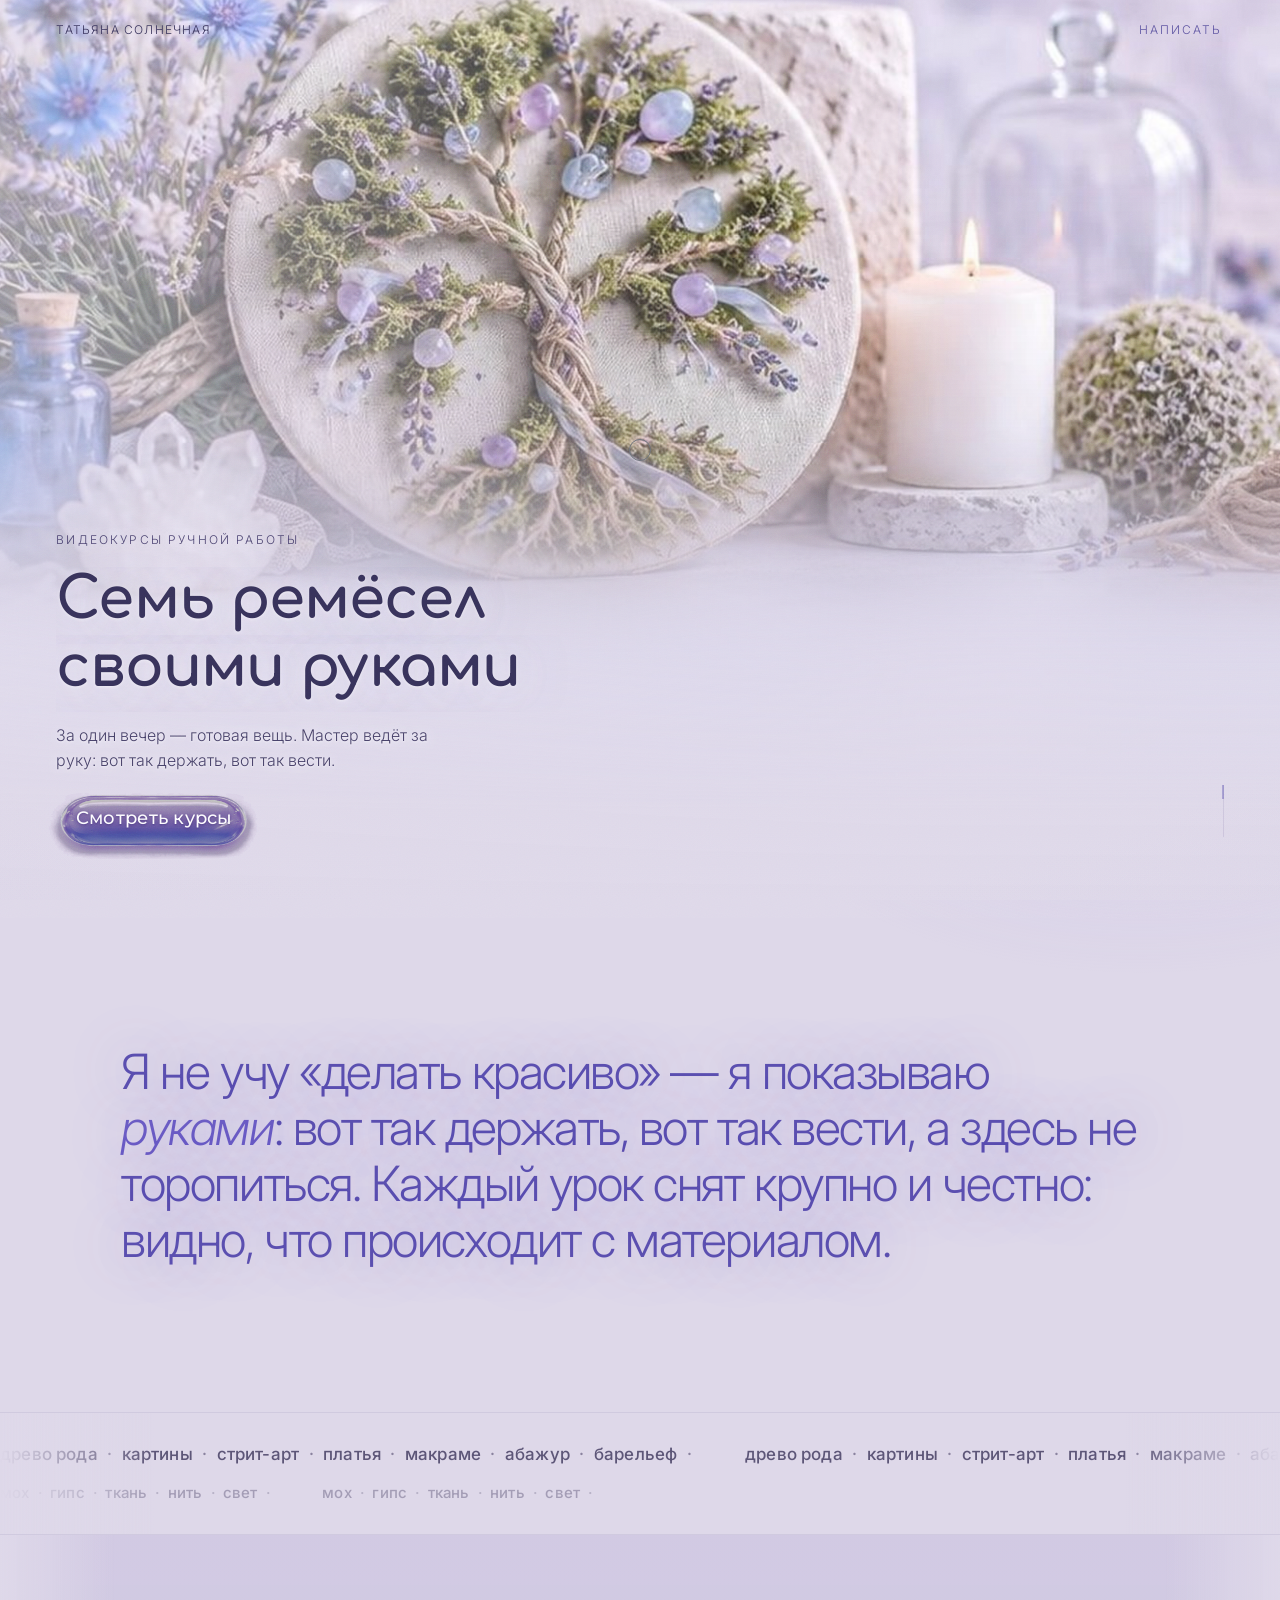
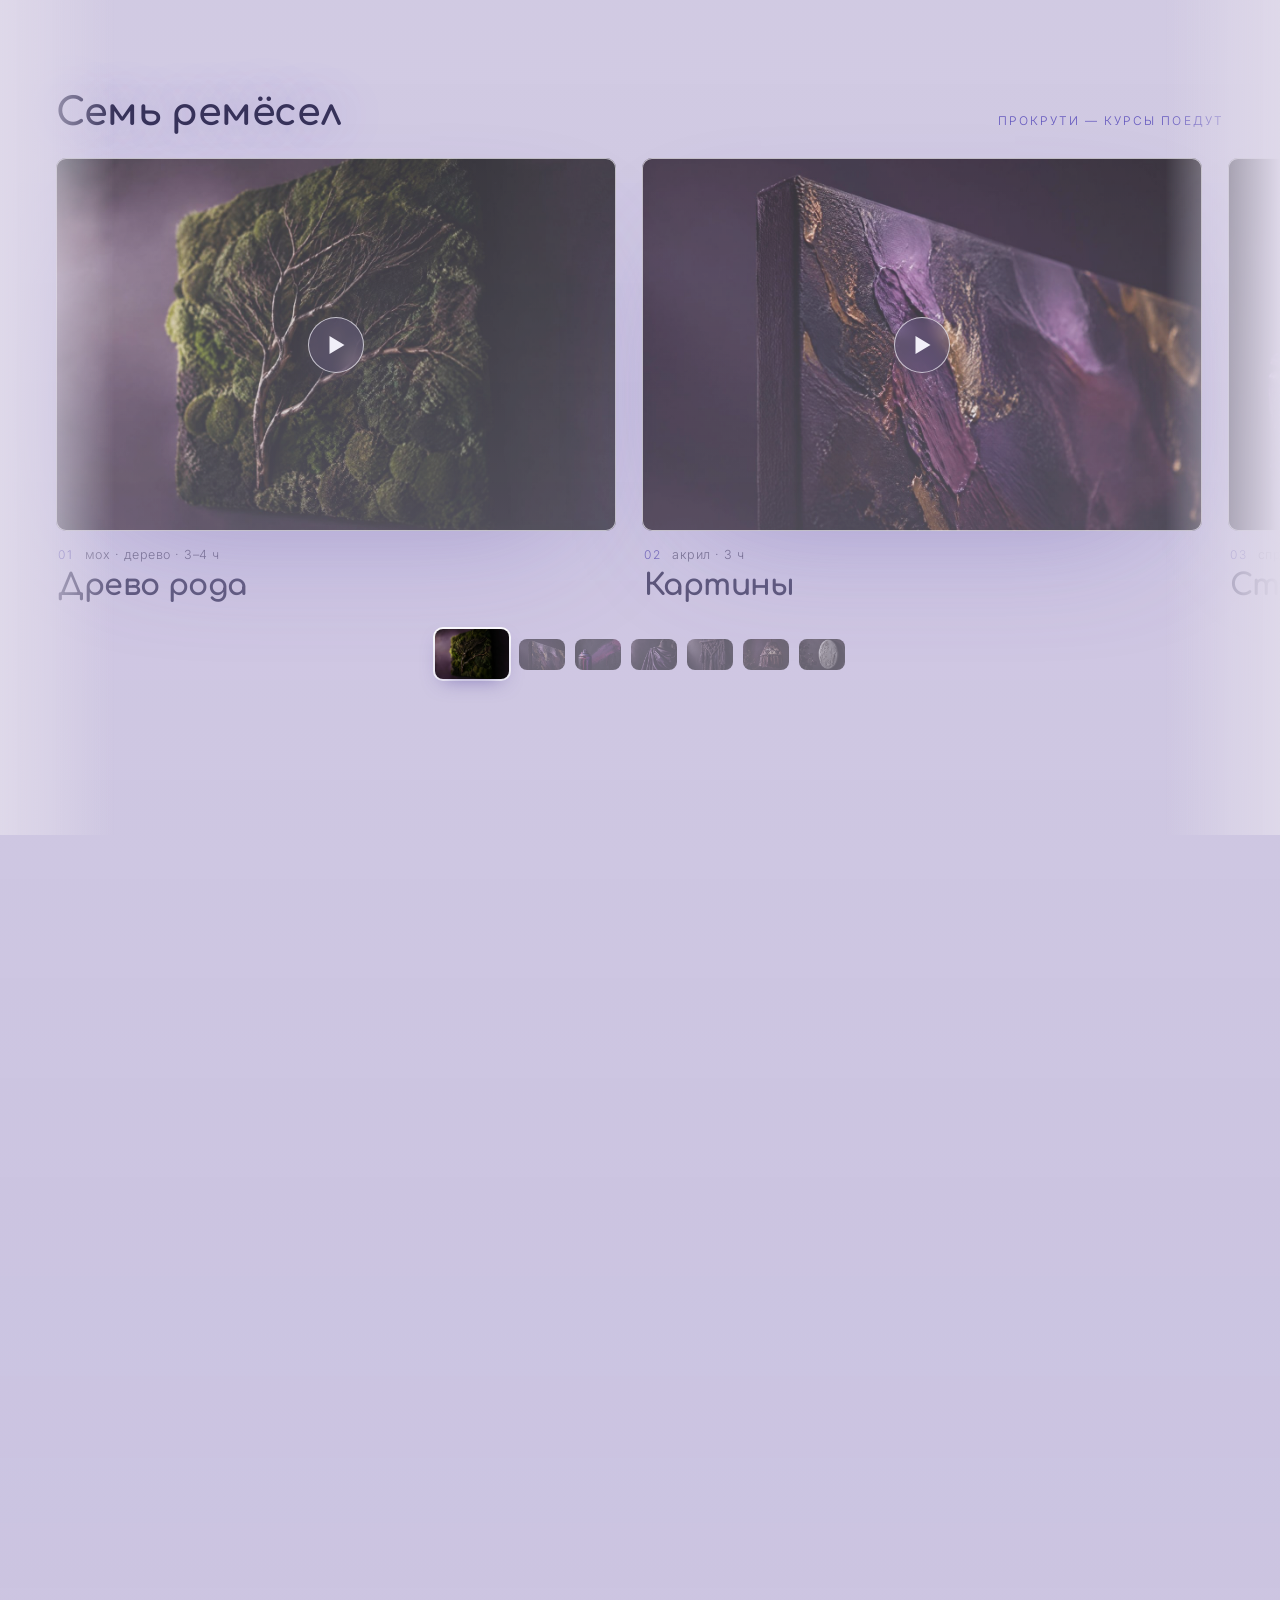
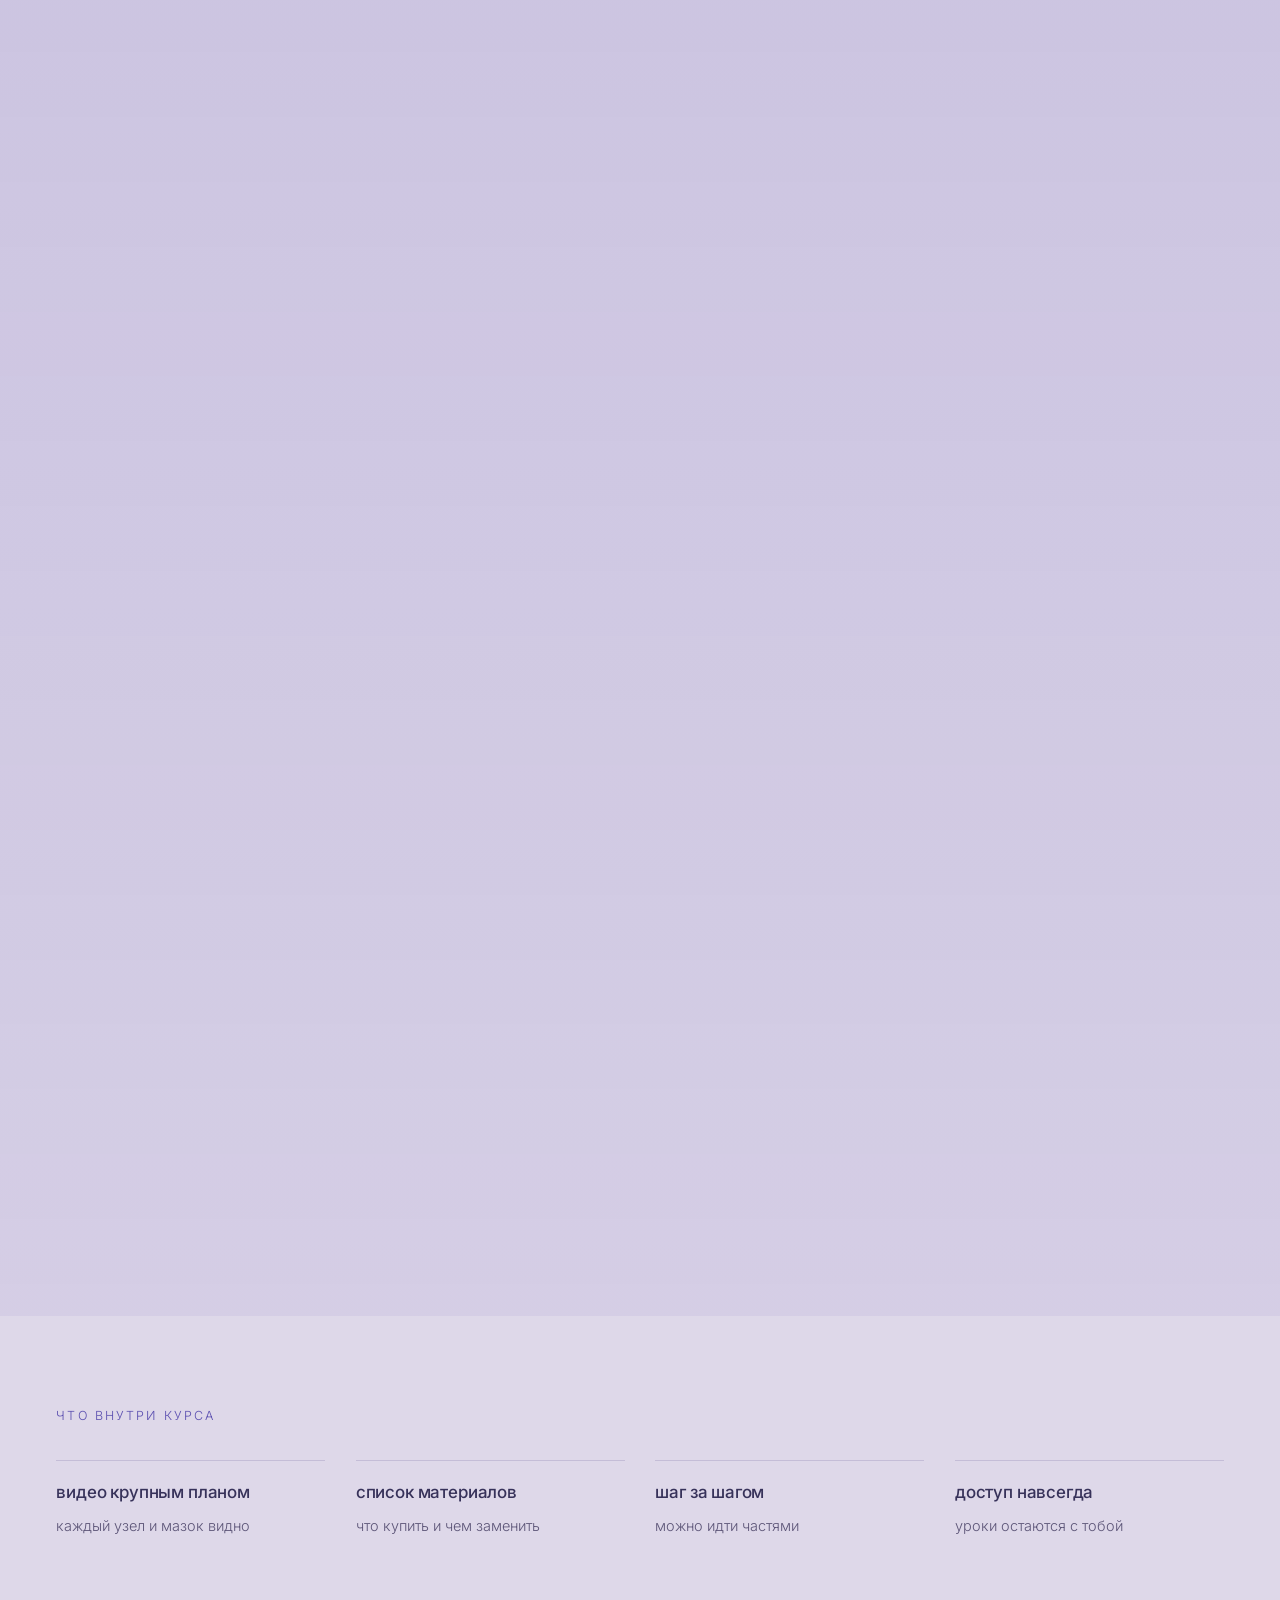
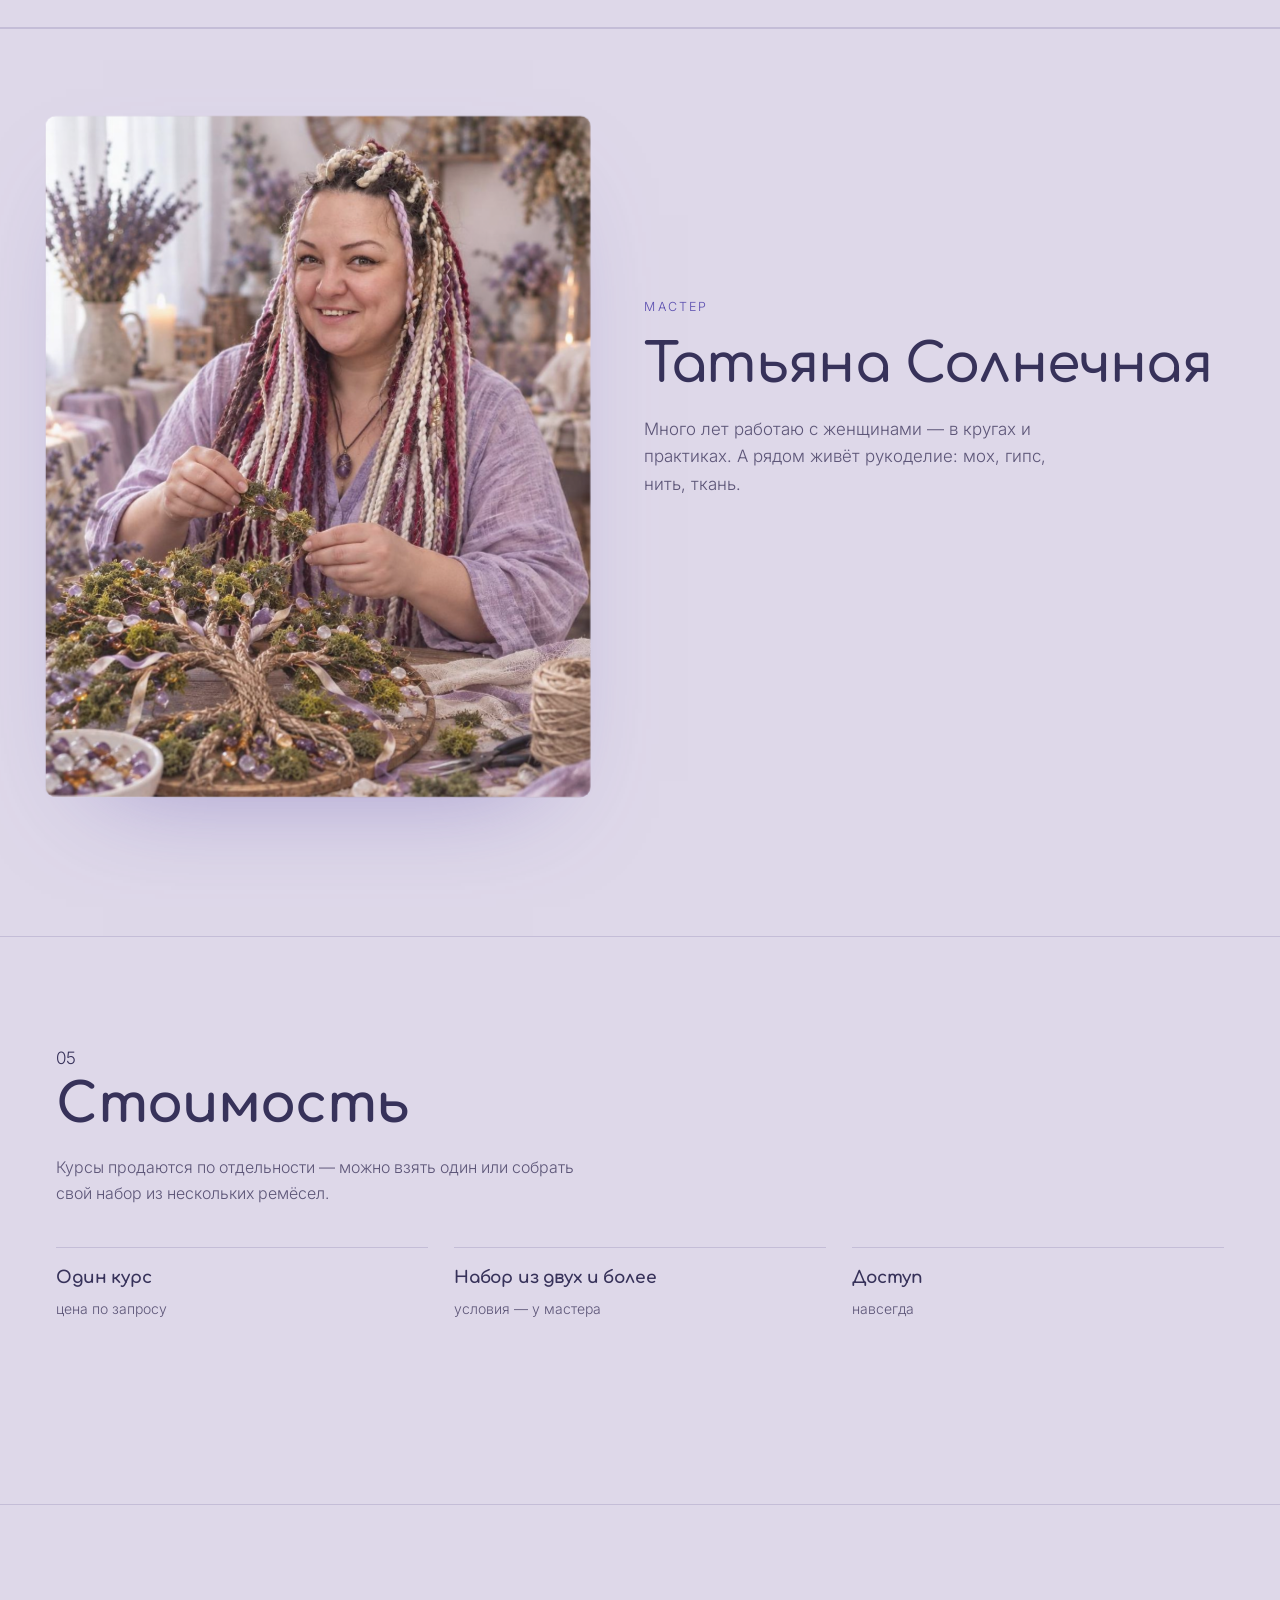
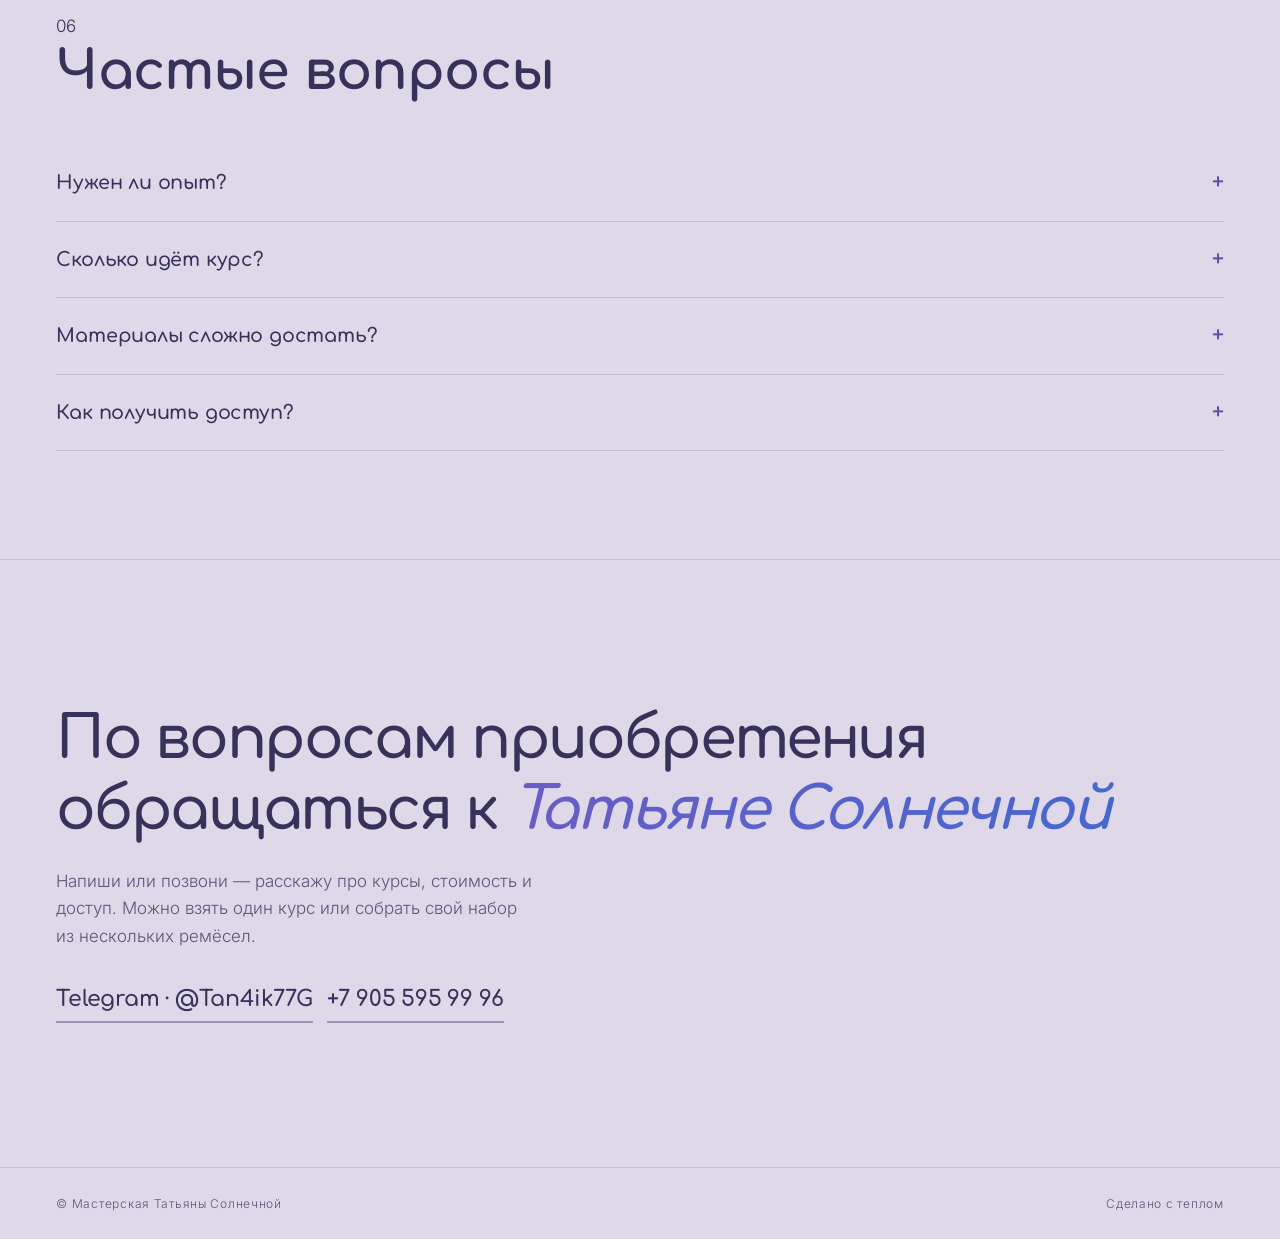
<file: index.html>
<!DOCTYPE html>
<html lang="ru">
<head>
<meta charset="utf-8">
<meta name="viewport" content="width=device-width, initial-scale=1">
<meta name="theme-color" content="#ded8e9">
<meta name="theme-color" content="#ded8e9">
<title>Семь ремёсел — Татьяна Солнечная</title>
<link rel="preconnect" href="https://fonts.googleapis.com">
<link rel="preconnect" href="https://fonts.gstatic.com" crossorigin>
<link href="https://fonts.googleapis.com/css2?family=Comfortaa:wght@400;600;700&family=Inter:wght@300;400;500;600&family=Montserrat:wght@500;600;700&display=swap" rel="stylesheet">
<link rel="icon" href="img/favicon.svg" type="image/svg+xml">
<meta property="og:type" content="website">
<meta property="og:title" content="Семь ремёсел — видеокурсы Татьяны Солнечной">
<meta property="og:description" content="За один вечер — готовая вещь. Мастер ведёт за руку: вот так держать, вот так вести.">
<!-- Превью для ссылки. Адреса ТОЛЬКО полные: мессенджеры не понимают относительные пути
     и показывают пустую карточку. Плюс размеры — иначе Telegram тянет картинку наугад. -->
<meta property="og:url" content="https://makaka119911-oss.github.io/sem-remesel/">
<meta property="og:site_name" content="Семь ремёсел">
<meta property="og:locale" content="ru_RU">
<meta property="og:image" content="https://makaka119911-oss.github.io/sem-remesel/img/preview-1200.jpg">
<meta property="og:image:secure_url" content="https://makaka119911-oss.github.io/sem-remesel/img/preview-1200.jpg">
<meta property="og:image:type" content="image/jpeg">
<meta property="og:image:width" content="1200">
<meta property="og:image:height" content="630">
<meta property="og:image:alt" content="Семь ремёсел — видеокурсы ручной работы Татьяны Солнечной">
<meta name="description" content="Видеокурсы ручной работы Татьяны Солнечной. За один вечер — готовая вещь: мастер ведёт за руку, каждый шаг крупным планом.">
<meta name="twitter:card" content="summary_large_image">
<meta name="twitter:title" content="Семь ремёсел — видеокурсы Татьяны Солнечной">
<meta name="twitter:image" content="https://makaka119911-oss.github.io/sem-remesel/img/preview-1200.jpg">
<link rel="stylesheet" href="style.css?v=89">
</head>
<body>

<div class="progress" id="progress"></div>
<div class="grain" aria-hidden="true"></div>
<div class="cursor" id="cursor" aria-hidden="true"></div>

<header class="bar">
  <a class="bar__brand" href="#top">Татьяна Солнечная</a>
  <a class="bar__cta" href="https://t.me/Tan4ik77G" target="_blank" rel="noopener">Написать</a>
</header>

<main id="top">

  <!-- ГЕРОЙ -->
  <section class="hero is-in">
    <div class="hero__media" id="heroMedia" style="transform: translate3d(0px, 0px, 0px) scale(1);">
      <div class="hero__drift" aria-hidden="true"></div>
    </div>
    <div class="hero__inner">
      <p class="hero__kicker is-in" data-rv="">видеокурсы ручной работы</p>
      <h1 class="hero__title">
        <span class="mask"><span class="mask__i" data-line="">Семь ремёсел</span></span>
        <span class="mask"><span class="mask__i" data-line="">своими руками</span></span>
      </h1>
      <p class="hero__lead is-in" data-rv="">За один вечер — готовая вещь. Мастер ведёт за руку: вот так держать, вот так вести.</p>
      <a class="pill is-in" href="#gallery" data-rv=""><span>Смотреть курсы</span></a>
    </div>
    <div class="hero__scroll" aria-hidden="true"><span></span></div>
  </section>

  <!-- ВЫСКАЗЫВАНИЕ -->
  <section class="statement">
    <p class="statement__text" data-rv="">
      Я не учу «делать красиво» — я показываю <em>руками</em>: вот так держать, вот так вести, а здесь не торопиться. Каждый урок снят крупно и честно: видно, что происходит с материалом.
    </p>
  </section>

  <!-- БЕГУЩАЯ СТРОКА -->
  <section class="marquee" aria-hidden="true">
    <div class="marquee__row" data-dir="left">
      <span>древо рода<em>·</em>картины<em>·</em>стрит-арт<em>·</em>платья<em>·</em>макраме<em>·</em>абажур<em>·</em>барельеф<em>·</em></span>
      <span>древо рода<em>·</em>картины<em>·</em>стрит-арт<em>·</em>платья<em>·</em>макраме<em>·</em>абажур<em>·</em>барельеф<em>·</em></span>
    </div>
    <div class="marquee__row marquee__row--ghost" data-dir="right">
      <span>мох<em>·</em>гипс<em>·</em>ткань<em>·</em>нить<em>·</em>свет<em>·</em></span>
      <span>мох<em>·</em>гипс<em>·</em>ткань<em>·</em>нить<em>·</em>свет<em>·</em></span>
    </div>
  </section>

  <!-- ГОРИЗОНТАЛЬНАЯ ГАЛЕРЕЯ -->
  <section class="gallery" id="gallery">
    <div class="gallery__sticky">
      <div class="gallery__head">
        <h2>Семь ремёсел</h2>
        <p class="gallery__hint">прокрути — курсы поедут</p>
      </div>
      <div class="track" id="track">

        <article class="slide" style="--img:url('img/01.jpg')">
          <div class="slide__ph"><span class="slide__play" aria-hidden="true"></span></div>
          <div class="slide__meta"><div class="meta__top"><span class="n">01</span><span>мох · дерево · 3–4 ч</span></div><h3>Древо рода</h3></div>
        </article>

        <article class="slide" style="--img:url('img/02.jpg')">
          <div class="slide__ph"><span class="slide__play" aria-hidden="true"></span></div>
          <div class="slide__meta"><div class="meta__top"><span class="n">02</span><span>акрил · 3 ч</span></div><h3>Картины</h3></div>
        </article>

        <article class="slide" style="--img:url('img/03.jpg')">
          <div class="slide__ph"><span class="slide__play" aria-hidden="true"></span></div>
          <div class="slide__meta"><div class="meta__top"><span class="n">03</span><span>спрей · 2–3 ч</span></div><h3>Стрит-арт</h3></div>
        </article>

        <article class="slide" style="--img:url('img/04.jpg')">
          <div class="slide__ph"><span class="slide__play" aria-hidden="true"></span></div>
          <div class="slide__meta"><div class="meta__top"><span class="n">04</span><span>ткань · 5 ч</span></div><h3>Платья</h3></div>
        </article>

        <article class="slide" style="--img:url('img/05.jpg')">
          <div class="slide__ph"><span class="slide__play" aria-hidden="true"></span></div>
          <div class="slide__meta"><div class="meta__top"><span class="n">05</span><span>шнур · 3 ч</span></div><h3>Макраме · панно</h3></div>
        </article>

        <article class="slide" style="--img:url('img/06.jpg')">
          <div class="slide__ph"><span class="slide__play" aria-hidden="true"></span></div>
          <div class="slide__meta"><div class="meta__top"><span class="n">06</span><span>свет · 4 ч</span></div><h3>Макраме · абажур</h3></div>
        </article>

        <article class="slide" style="--img:url('img/07.jpg')">
          <div class="slide__ph"><span class="slide__play" aria-hidden="true"></span></div>
          <div class="slide__meta"><div class="meta__top"><span class="n">07</span><span>гипс · 2–3 ч</span></div><h3>Ботанический барельеф</h3></div>
        </article>

      </div>
      <div class="dots" id="dots" role="group" aria-label="Перелистывание курсов"></div>
    </div>
  </section>


  <!-- ЧТО ВНУТРИ -->
  <section class="inside" id="inside">
    <span class="inside__k">что внутри курса</span>
    <ul class="inside__list">
      <li><b>видео крупным планом</b><span>каждый узел и мазок видно</span></li>
      <li><b>список материалов</b><span>что купить и чем заменить</span></li>
      <li><b>шаг за шагом</b><span>можно идти частями</span></li>
      <li><b>доступ навсегда</b><span>уроки остаются с тобой</span></li>
    </ul>
  </section>

  <!-- МАСТЕР -->
  <section class="master">
    <div class="master__photo" data-parallax=""></div>
    <div class="master__text">
      <p class="kicker" data-rv="">мастер</p>
      <h2 data-rv="">Татьяна Солнечная</h2>
      <p data-rv="">Много лет работаю с женщинами — в кругах и практиках. А рядом живёт рукоделие: мох, гипс, нить, ткань.</p>
      <p data-rv="">Мне важно, чтобы женщина не просто посмотрела, а <em>взяла в руки и сделала</em>. Поэтому курсы записаны как для подруги — спокойно и по шагам.</p>
      <a class="tlink" href="https://t.me/Tan4ik77G" target="_blank" rel="noopener" data-rv="">Написать Татьяне</a>
    </div>
  </section>


  <!-- СТОИМОСТЬ -->
  <section class="price" id="price">
    <span class="num">05</span>
    <h2>Стоимость</h2>
    <p class="price__lead">Курсы продаются по отдельности — можно взять один или собрать свой набор из нескольких ремёсел.</p>
    <ul class="price__list">
      <li><b>Один курс</b><span>цена по запросу</span></li>
      <li><b>Набор из двух и более</b><span>условия — у мастера</span></li>
      <li><b>Доступ</b><span>навсегда</span></li>
    </ul>
    <a class="tlink" href="https://t.me/Tan4ik77G" target="_blank" rel="noopener" data-rv="">Узнать стоимость</a>
  </section>

  <!-- ВОПРОСЫ -->
  <section class="faq" id="faq">
    <span class="num">06</span>
    <h2>Частые вопросы</h2>
    <div class="faq__list">
      <details><summary>Нужен ли опыт?</summary><p>Нет. Курсы рассчитаны на первый раз — с нуля.</p></details>
      <details><summary>Сколько идёт курс?</summary><p>От 2 до 5 часов чистого времени. Можно частями: главное — не спешить.</p></details>
      <details><summary>Материалы сложно достать?</summary><p>В курсе есть список с заменами. Почти всё — в обычных магазинах для творчества.</p></details>
      <details><summary>Как получить доступ?</summary><p>Напишите Татьяне в Telegram или позвоните — расскажет про оплату и доступ.</p></details>
    </div>
  </section>

  <!-- ПОКУПКА -->
  <section class="buy" id="buy">
    <h2 data-rv="">По вопросам приобретения<br>обращаться к <em>Татьяне Солнечной</em></h2>
    <p data-rv="">Напиши или позвони — расскажу про курсы, стоимость и доступ. Можно взять один курс или собрать свой набор из нескольких ремёсел.</p>
    <div class="buy__row" data-rv="">
      <a class="tlink tlink--big" href="https://t.me/Tan4ik77G" target="_blank" rel="noopener">Telegram · @Tan4ik77G</a>
      <a class="tlink tlink--big" href="tel:+79055959996">+7 905 595 99 96</a>
    </div>
  </section>

</main>

<footer class="foot">
  <span>© Мастерская Татьяны Солнечной</span>
  <span>Сделано с теплом</span>
</footer>

<script src="script.js?v=23"></script>

</body>
</html>
</file>
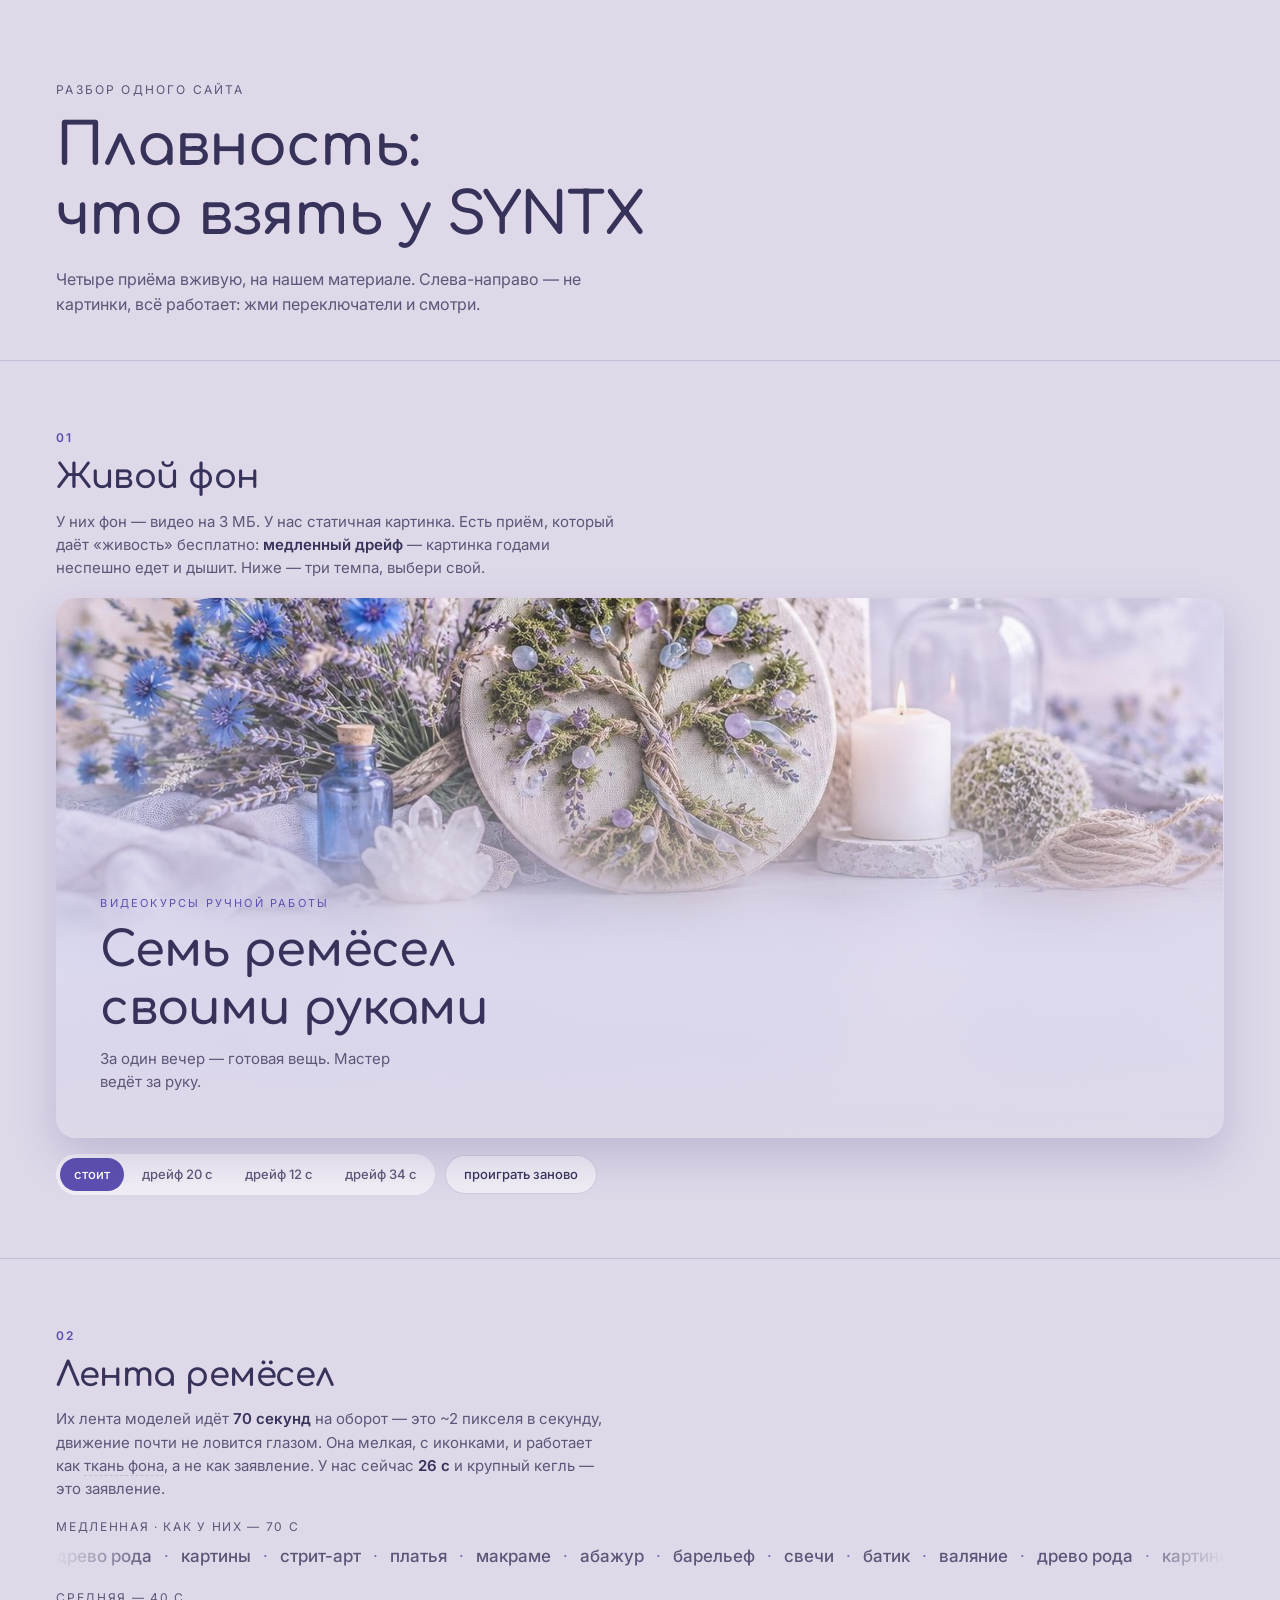
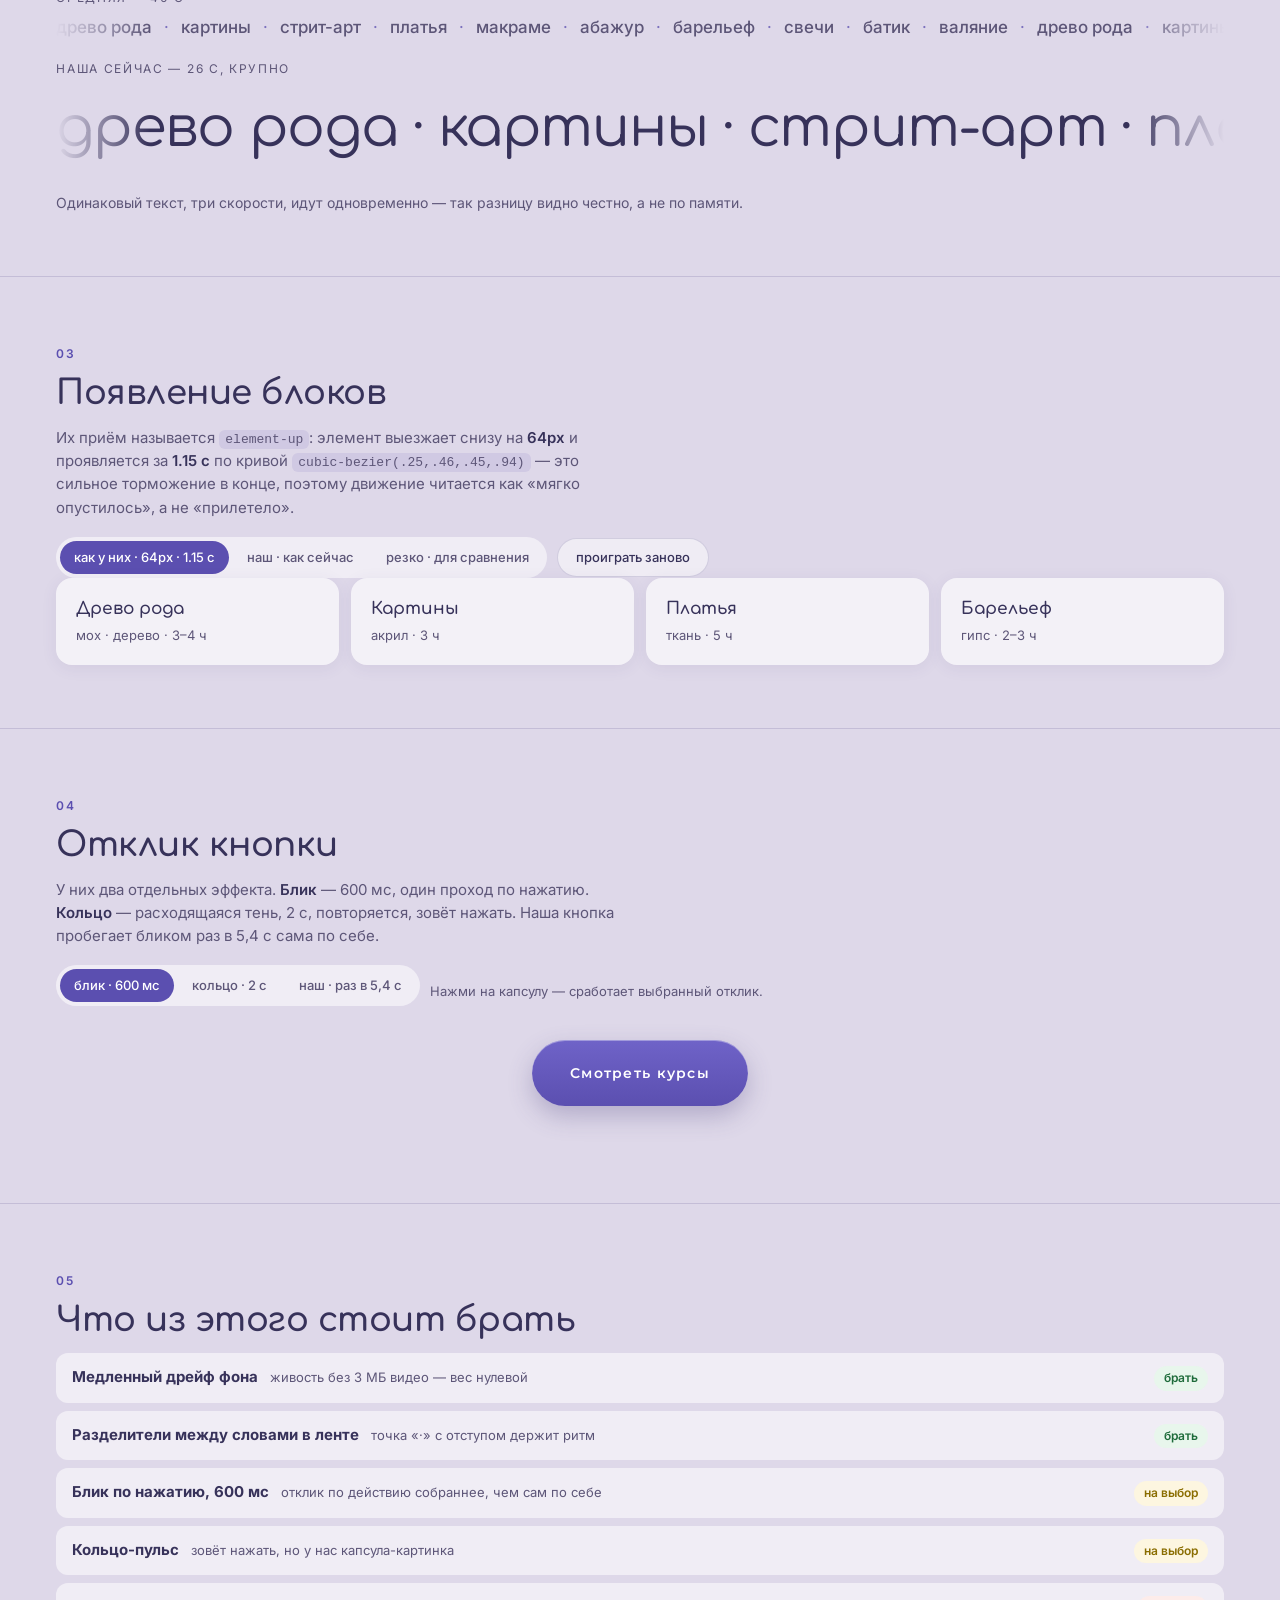
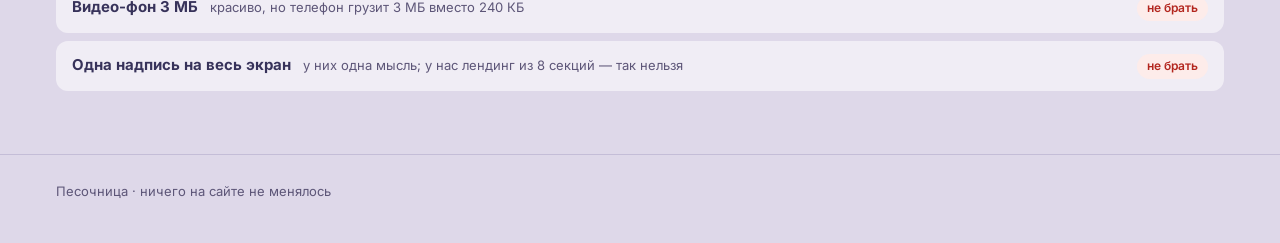
<file: plavnost/index.html>
<!DOCTYPE html>
<html lang="ru">
<head>
<meta charset="utf-8">
<meta name="viewport" content="width=device-width, initial-scale=1">
<meta name="theme-color" content="#ded8e9">
<title>Плавность — что взять у SYNTX</title>
<link rel="preconnect" href="https://fonts.googleapis.com">
<link rel="preconnect" href="https://fonts.gstatic.com" crossorigin>
<link href="https://fonts.googleapis.com/css2?family=Comfortaa:wght@400;600;700&family=Inter:wght@300;400;500;600&family=Montserrat:wght@500;600;700&display=swap" rel="stylesheet">
<link rel="stylesheet" href="style.css?v=3">
</head>
<body>

<header class="head">
  <p class="kicker">разбор одного сайта</p>
  <h1>Плавность:<br>что взять у SYNTX</h1>
  <p class="lead">Четыре приёма вживую, на нашем материале. Слева-направо — не картинки, всё работает: жми переключатели и смотри.</p>
</header>

<!-- 1. ЖИВОЙ ФОН -->
<section class="blk" id="bg">
  <div class="blk__head">
    <span class="num">01</span>
    <h2>Живой фон</h2>
    <p class="hint">У них фон — видео на 3 МБ. У нас статичная картинка. Есть приём, который даёт «живость» бесплатно: <b>медленный дрейф</b> — картинка годами неспешно едет и дышит. Ниже — три темпа, выбери свой.</p>
  </div>

  <div class="demo">
    <div class="hero" id="hero">
      <div class="hero__media" id="heroMedia"></div>
      <div class="hero__inner">
        <p class="hero__kicker">видеокурсы ручной работы</p>
        <h3 class="hero__title">Семь ремёсел<br>своими руками</h3>
        <p class="hero__lead">За один вечер — готовая вещь. Мастер ведёт за руку.</p>
      </div>
    </div>

    <div class="ctrl">
      <div class="seg" data-group="drift">
        <button class="seg__b is-on" data-drift="0">стоит</button>
        <button class="seg__b" data-drift="20">дрейф 20 с</button>
        <button class="seg__b" data-drift="12">дрейф 12 с</button>
        <button class="seg__b" data-drift="34">дрейф 34 с</button>
      </div>
      <button class="ghost" id="replayHero">проиграть заново</button>
    </div>
  </div>
</section>

<!-- 2. ЛЕНТА РЕМЁСЕЛ -->
<section class="blk" id="tape">
  <div class="blk__head">
    <span class="num">02</span>
    <h2>Лента ремёсел</h2>
    <p class="hint">Их лента моделей идёт <b>70 секунд</b> на оборот — это ~2 пикселя в секунду, движение почти не ловится глазом. Она мелкая, с иконками, и работает как <i>ткань фона</i>, а не как заявление. У нас сейчас <b>26 с</b> и крупный кегль — это заявление.</p>
  </div>

  <div class="tape-lab">медленная · как у них — 70 с</div>
  <div class="tape tape--70 tape--small">
    <div class="tape__row">
      <span class="item">древо рода</span><span class="dot">·</span><span class="item">картины</span><span class="dot">·</span><span class="item">стрит-арт</span><span class="dot">·</span><span class="item">платья</span><span class="dot">·</span><span class="item">макраме</span><span class="dot">·</span><span class="item">абажур</span><span class="dot">·</span><span class="item">барельеф</span><span class="dot">·</span><span class="item">свечи</span><span class="dot">·</span><span class="item">батик</span><span class="dot">·</span><span class="item">валяние</span><span class="dot">·</span>
      <span class="item">древо рода</span><span class="dot">·</span><span class="item">картины</span><span class="dot">·</span><span class="item">стрит-арт</span><span class="dot">·</span><span class="item">платья</span><span class="dot">·</span><span class="item">макраме</span><span class="dot">·</span><span class="item">абажур</span><span class="dot">·</span><span class="item">барельеф</span><span class="dot">·</span><span class="item">свечи</span><span class="dot">·</span><span class="item">батик</span><span class="dot">·</span><span class="item">валяние</span><span class="dot">·</span>
    </div>
  </div>

  <div class="tape-lab">средняя — 40 с</div>
  <div class="tape tape--40 tape--small">
    <div class="tape__row">
      <span class="item">древо рода</span><span class="dot">·</span><span class="item">картины</span><span class="dot">·</span><span class="item">стрит-арт</span><span class="dot">·</span><span class="item">платья</span><span class="dot">·</span><span class="item">макраме</span><span class="dot">·</span><span class="item">абажур</span><span class="dot">·</span><span class="item">барельеф</span><span class="dot">·</span><span class="item">свечи</span><span class="dot">·</span><span class="item">батик</span><span class="dot">·</span><span class="item">валяние</span><span class="dot">·</span>
      <span class="item">древо рода</span><span class="dot">·</span><span class="item">картины</span><span class="dot">·</span><span class="item">стрит-арт</span><span class="dot">·</span><span class="item">платья</span><span class="dot">·</span><span class="item">макраме</span><span class="dot">·</span><span class="item">абажур</span><span class="dot">·</span><span class="item">барельеф</span><span class="dot">·</span><span class="item">свечи</span><span class="dot">·</span><span class="item">батик</span><span class="dot">·</span><span class="item">валяние</span><span class="dot">·</span>
    </div>
  </div>

  <div class="tape-lab">наша сейчас — 26 с, крупно</div>
  <div class="tape tape--26 tape--big">
    <div class="tape__row">
      <span class="item">древо рода · картины · стрит-арт · платья · макраме · абажур · барельеф · </span>
      <span class="item">древо рода · картины · стрит-арт · платья · макраме · абажур · барельеф · </span>
    </div>
  </div>

  <p class="note">Одинаковый текст, три скорости, идут одновременно — так разницу видно честно, а не по памяти.</p>
</section>

<!-- 3. ПОЯВЛЕНИЕ БЛОКОВ -->
<section class="blk" id="reveal">
  <div class="blk__head">
    <span class="num">03</span>
    <h2>Появление блоков</h2>
    <p class="hint">Их приём называется <code>element-up</code>: элемент выезжает снизу на <b>64px</b> и проявляется за <b>1.15 с</b> по кривой <code>cubic-bezier(.25,.46,.45,.94)</code> — это сильное торможение в конце, поэтому движение читается как «мягко опустилось», а не «прилетело».</p>
  </div>

  <div class="ctrl">
    <div class="seg" data-group="reveal">
      <button class="seg__b is-on" data-rv-mode="syntx">как у них · 64px · 1.15 с</button>
      <button class="seg__b" data-rv-mode="our">наш · как сейчас</button>
      <button class="seg__b" data-rv-mode="sharp">резко · для сравнения</button>
    </div>
    <button class="ghost" id="replayRv">проиграть заново</button>
  </div>

  <div class="cards" id="cards">
    <article class="card"><b>Древо рода</b><span>мох · дерево · 3–4 ч</span></article>
    <article class="card"><b>Картины</b><span>акрил · 3 ч</span></article>
    <article class="card"><b>Платья</b><span>ткань · 5 ч</span></article>
    <article class="card"><b>Барельеф</b><span>гипс · 2–3 ч</span></article>
  </div>
</section>

<!-- 4. ОТКЛИК КНОПКИ -->
<section class="blk" id="press">
  <div class="blk__head">
    <span class="num">04</span>
    <h2>Отклик кнопки</h2>
    <p class="hint">У них два отдельных эффекта. <b>Блик</b> — 600 мс, один проход по нажатию. <b>Кольцо</b> — расходящаяся тень, 2 с, повторяется, зовёт нажать. Наша кнопка пробегает бликом раз в 5,4 с сама по себе.</p>
  </div>

  <div class="ctrl ctrl--stack">
    <div class="seg" data-group="press">
      <button class="seg__b is-on" data-press="shine">блик · 600 мс</button>
      <button class="seg__b" data-press="pulse">кольцо · 2 с</button>
      <button class="seg__b" data-press="ours">наш · раз в 5,4 с</button>
    </div>
    <p class="hint hint--tiny" id="pressHint">Нажми на капсулу — сработает выбранный отклик.</p>
  </div>

  <div class="pressbox">
    <a class="pill pill--shine" id="pill" href="#press" onclick="return false">
      <span>Смотреть курсы</span>
    </a>
  </div>
</section>

<!-- ИТОГ -->
<section class="blk" id="sum">
  <div class="blk__head">
    <span class="num">05</span>
    <h2>Что из этого стоит брать</h2>
  </div>
  <ul class="sum">
    <li><b>Медленный дрейф фона</b><span>живость без 3 МБ видео — вес нулевой</span><em class="ok">брать</em></li>
    <li><b>Разделители между словами в ленте</b><span>точка «·» с отступом держит ритм</span><em class="ok">брать</em></li>
    <li><b>Блик по нажатию, 600 мс</b><span>отклик по действию собраннее, чем сам по себе</span><em class="maybe">на выбор</em></li>
    <li><b>Кольцо-пульс</b><span>зовёт нажать, но у нас капсула-картинка</span><em class="maybe">на выбор</em></li>
    <li><b>Видео-фон 3 МБ</b><span>красиво, но телефон грузит 3 МБ вместо 240 КБ</span><em class="no">не брать</em></li>
    <li><b>Одна надпись на весь экран</b><span>у них одна мысль; у нас лендинг из 8 секций — так нельзя</span><em class="no">не брать</em></li>
  </ul>
</section>

<footer class="foot">
  <span>Песочница · ничего на сайте не менялось</span>
</footer>

<script src="script.js?v=3"></script>
</body>
</html>
</file>
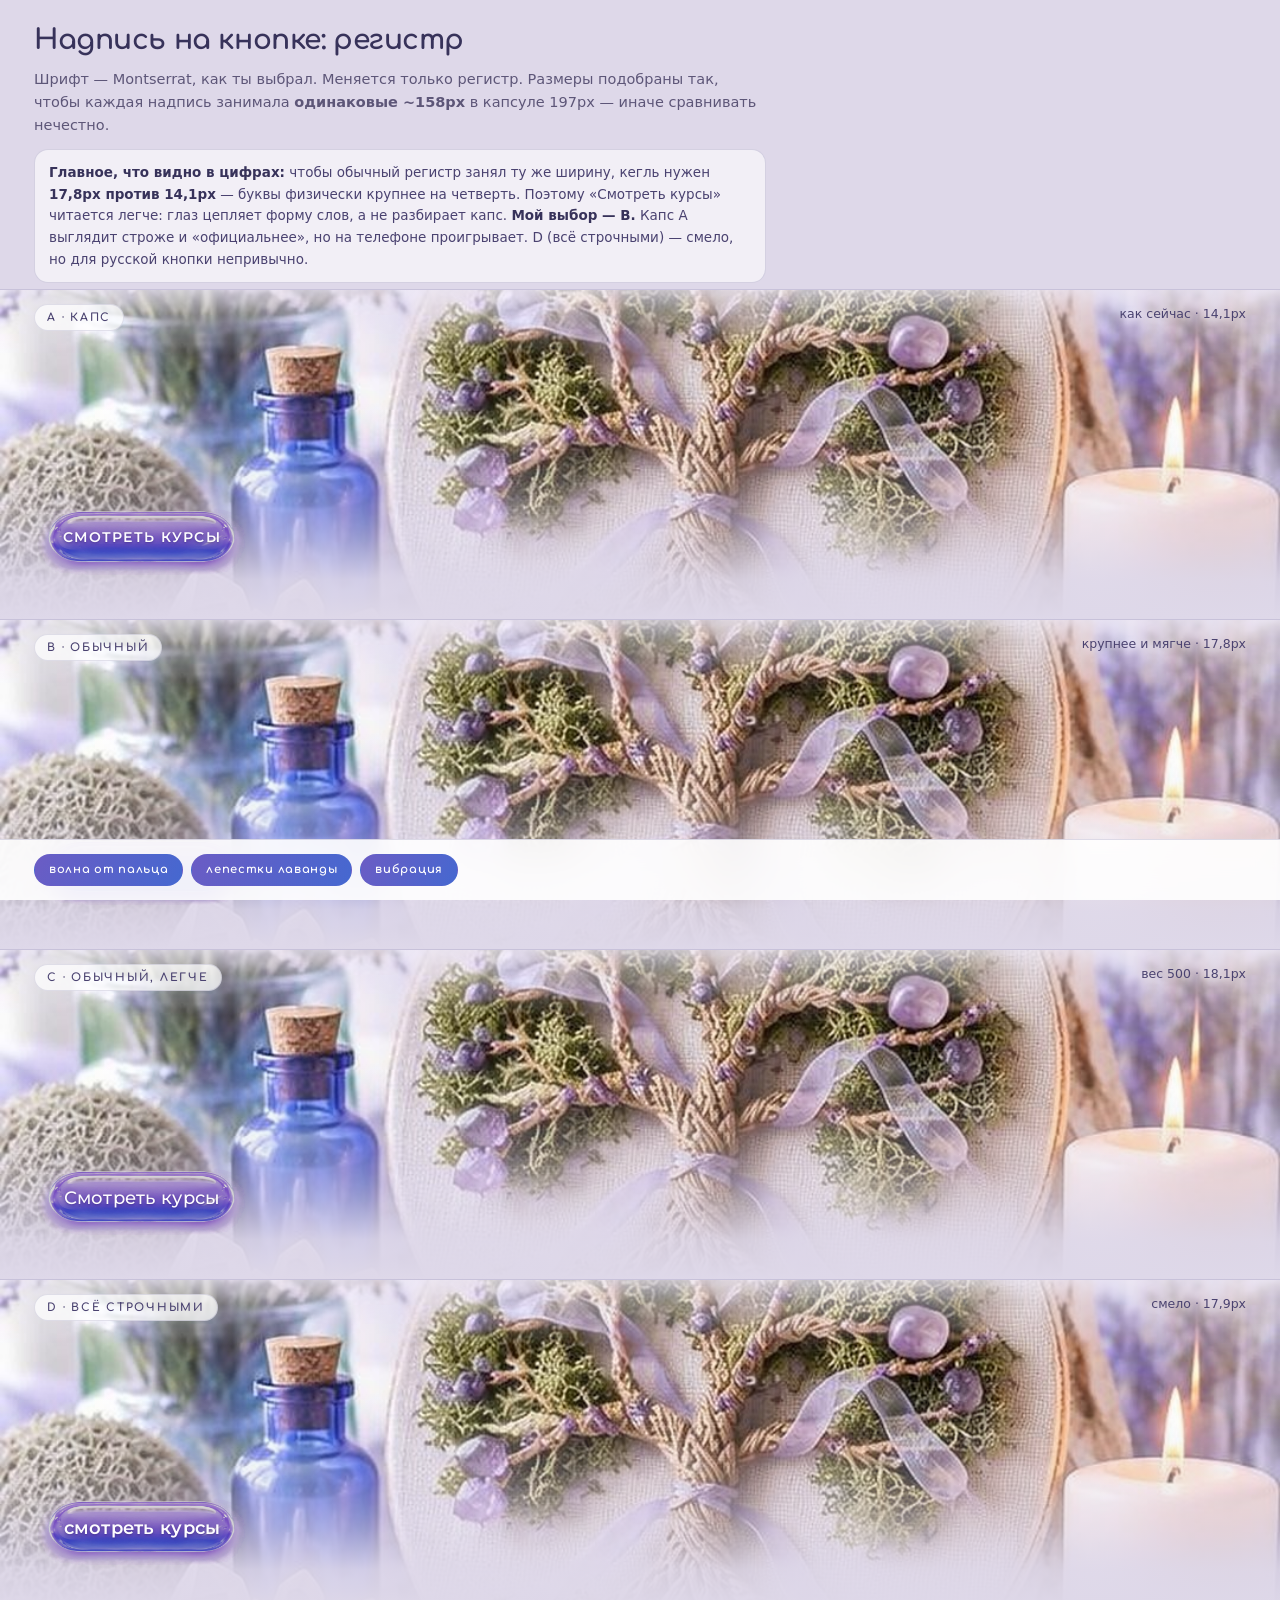
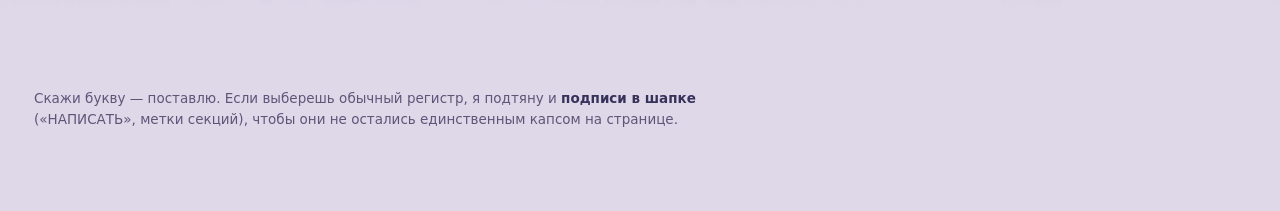
<file: button-case.html>
<!DOCTYPE html>
<html lang="ru">
<head>
<meta charset="utf-8">
<meta name="viewport" content="width=device-width, initial-scale=1, viewport-fit=cover">
<meta name="theme-color" content="#ded8e9">
<title>Надпись на кнопке — регистр</title>
<link rel="preconnect" href="https://fonts.googleapis.com">
<link rel="preconnect" href="https://fonts.gstatic.com" crossorigin>
<link href="https://fonts.googleapis.com/css2?family=Comfortaa:wght@400;600;700&family=Montserrat:wght@500;600;700&display=swap" rel="stylesheet">
<style>
:root{--ink:#37325a;--dim:#5d5678;--pad:clamp(16px,4.4vw,34px);--ease:cubic-bezier(.22,1,.36,1)}
*{box-sizing:border-box}
body{margin:0;background:#ded8e9;color:var(--ink);font:300 16px/1.6 system-ui,-apple-system,sans-serif}
h1{margin:0 0 10px;font:700 clamp(20px,5vw,28px)/1.2 Comfortaa,Georgia,serif;letter-spacing:-.015em}
.head{padding:24px var(--pad) 6px;max-width:800px}
.head p{margin:0 0 6px;color:var(--dim);font-size:14.5px}
.hint{margin-top:12px;padding:12px 14px;border-radius:14px;border:1px solid rgba(90,80,140,.2);
  background:rgba(255,255,255,.6);font-size:13.5px;color:#4a4270}
.hint b{font-weight:700;color:var(--ink)}

.row{position:relative;height:330px;overflow:hidden;border-top:1px solid rgba(90,80,140,.16)}
.row__bg{position:absolute;inset:0;background:url('img/hero-mobile.jpg') center 26%/cover no-repeat}
.row__veil{position:absolute;inset:0;pointer-events:none;
  background:linear-gradient(to top,#ded8e9 0%,rgba(222,216,233,.92) 12%,rgba(222,216,233,.62) 24%,
    rgba(222,216,233,.30) 38%,rgba(222,216,233,.10) 52%,rgba(222,216,233,0) 66%),
  linear-gradient(180deg,rgba(238,234,247,.8) 0%,rgba(238,234,247,.44) 7%,rgba(238,234,247,0) 20%)}
.row__tag{position:absolute;left:var(--pad);top:14px;z-index:4;font:700 11px/1 Comfortaa,sans-serif;
  letter-spacing:.16em;text-transform:uppercase;color:#4a4270;padding:7px 12px;border-radius:999px;
  background:rgba(255,255,255,.74);border:1px solid rgba(90,80,140,.16)}
.row__note{position:absolute;right:var(--pad);top:16px;z-index:4;max-width:56%;text-align:right;
  font-size:12.5px;line-height:1.35;color:#4a4270;text-shadow:0 1px 10px rgba(255,255,255,.9)}
.stage{position:absolute;left:var(--pad);bottom:44px;z-index:4}

.pill{position:relative;isolation:isolate;display:inline-flex;align-items:center;justify-content:center;
  width:216px;height:66px;padding:0 0 10px;border:0;background:none;border-radius:999px;overflow:hidden;
  cursor:pointer;font-family:'Montserrat',system-ui,sans-serif;color:#fdfcff;
  text-shadow:0 1px 10px rgba(52,32,110,.5),0 1px 2px rgba(52,32,110,.4);
  transition:transform .3s var(--ease);-webkit-tap-highlight-color:transparent}
.pill span{position:relative;z-index:2}
.pill::before{content:"";position:absolute;inset:0;z-index:-1;border-radius:inherit;pointer-events:none;
  background:url('img/btn.png') center/100% 100% no-repeat;filter:saturate(.88) brightness(.96)}
.pill::after{content:"";position:absolute;top:0;left:-45%;width:32%;height:100%;z-index:-1;pointer-events:none;
  background:linear-gradient(100deg,transparent,rgba(255,255,255,.85),transparent);
  animation:sheen 5.4s ease-in-out infinite}
@keyframes sheen{0%,60%{transform:translateX(0);opacity:0}8%{opacity:.9}72%{transform:translateX(460%);opacity:0}100%{transform:translateX(460%);opacity:0}}
.pill:active{transform:translateY(4px) scale(.99)}
.ripple{position:absolute;z-index:1;border-radius:50%;pointer-events:none;transform:translate(-50%,-50%) scale(0);
  background:radial-gradient(circle,rgba(255,255,255,.8),rgba(255,255,255,0) 70%);animation:rip .62s var(--ease) forwards}
@keyframes rip{to{transform:translate(-50%,-50%) scale(1);opacity:0}}
.petal{position:fixed;z-index:999;pointer-events:none;border-radius:60% 0 60% 0;box-shadow:0 0 6px rgba(140,120,220,.5)}

/* размеры подобраны так, чтобы надпись занимала одинаковые ~158px в капсуле 197px */
.v-a{text-transform:uppercase;font-size:14.1px;font-weight:600;letter-spacing:.09em}
.v-b{text-transform:none;font-size:17.8px;font-weight:600;letter-spacing:.015em}
.v-c{text-transform:none;font-size:18.1px;font-weight:500;letter-spacing:.015em}
.v-d{text-transform:lowercase;font-size:17.9px;font-weight:600;letter-spacing:.015em}

.switches{position:sticky;bottom:0;z-index:6;display:flex;gap:8px;flex-wrap:wrap;padding:14px var(--pad);
  background:rgba(255,255,255,.9);backdrop-filter:blur(12px);border-top:1px solid rgba(90,80,140,.2)}
.sw{display:inline-flex;align-items:center;gap:8px;padding:9px 14px;border-radius:999px;cursor:pointer;
  border:1px solid rgba(90,80,140,.3);background:rgba(120,105,190,.1);color:#3a3460;
  font:700 11.5px/1 Comfortaa,system-ui,sans-serif;letter-spacing:.06em;user-select:none}
.sw.is-on{background:linear-gradient(120deg,#6b5cc4,#4568d0);border-color:transparent;color:#fff}
.foot{padding:18px var(--pad) 80px;color:var(--dim);font-size:13.5px;max-width:800px}
.foot b{color:var(--ink);font-weight:700}
</style>
</head>
<body>

<div class="head">
  <h1>Надпись на кнопке: регистр</h1>
  <p>Шрифт — Montserrat, как ты выбрал. Меняется только регистр. Размеры подобраны так, чтобы каждая надпись занимала <b>одинаковые ~158px</b> в капсуле 197px — иначе сравнивать нечестно.</p>
  <div class="hint"><b>Главное, что видно в цифрах:</b> чтобы обычный регистр занял ту же ширину, кегль нужен <b>17,8px против 14,1px</b> — буквы физически крупнее на четверть. Поэтому «Смотреть курсы» читается легче: глаз цепляет форму слов, а не разбирает капс. <b>Мой выбор — B.</b> Капс A выглядит строже и «официальнее», но на телефоне проигрывает. D (всё строчными) — смело, но для русской кнопки непривычно.</div>
</div>

<section class="row"><div class="row__bg"></div><div class="row__veil"></div>
  <div class="row__tag">A · капс</div><div class="row__note">как сейчас · 14,1px</div>
  <div class="stage"><button class="pill v-a"><span>СМОТРЕТЬ КУРСЫ</span></button></div>
</section>

<section class="row"><div class="row__bg"></div><div class="row__veil"></div>
  <div class="row__tag">B · обычный</div><div class="row__note">крупнее и мягче · 17,8px</div>
  <div class="stage"><button class="pill v-b"><span>Смотреть курсы</span></button></div>
</section>

<section class="row"><div class="row__bg"></div><div class="row__veil"></div>
  <div class="row__tag">C · обычный, легче</div><div class="row__note">вес 500 · 18,1px</div>
  <div class="stage"><button class="pill v-c"><span>Смотреть курсы</span></button></div>
</section>

<section class="row"><div class="row__bg"></div><div class="row__veil"></div>
  <div class="row__tag">D · всё строчными</div><div class="row__note">смело · 17,9px</div>
  <div class="stage"><button class="pill v-d"><span>Смотреть курсы</span></button></div>
</section>

<div class="switches">
  <div class="sw is-on" data-fx="ripple">волна от пальца</div>
  <div class="sw is-on" data-fx="petals">лепестки лаванды</div>
  <div class="sw is-on" data-fx="haptic">вибрация</div>
</div>

<div class="foot">Скажи букву — поставлю. Если выберешь обычный регистр, я подтяну и <b>подписи в шапке</b> («НАПИСАТЬ», метки секций), чтобы они не остались единственным капсом на странице.</div>

<script>
(function(){
  var FX={ripple:1,petals:1,haptic:1};
  var PETALS=['#c9b8f5','#b9a8f5','#9a8cf0','#a9c6f7','#d7cdf9'];
  document.querySelectorAll('.sw').forEach(function(el){
    el.addEventListener('click',function(){ var k=el.dataset.fx; FX[k]=FX[k]?0:1; el.classList.toggle('is-on',!!FX[k]); });
  });
  function flyPetals(x,y){
    for(var i=0;i<9;i++){
      var p=document.createElement('i'); p.className='petal';
      var s=6+Math.random()*7;
      p.style.width=s+'px'; p.style.height=s*0.7+'px';
      p.style.background=PETALS[i%PETALS.length];
      p.style.left=x+'px'; p.style.top=y+'px';
      document.body.appendChild(p);
      var ang=(i/9)*Math.PI*2+Math.random()*0.6, dist=46+Math.random()*58;
      var dx=Math.cos(ang)*dist, dy=Math.sin(ang)*dist-26;
      p.animate([
        {transform:'translate(-50%,-50%) rotate(0deg) scale(1)',opacity:.95},
        {transform:'translate(calc(-50% + '+dx+'px),calc(-50% + '+dy+'px)) rotate('+(240+Math.random()*240)+'deg) scale(.5)',opacity:0}
      ],{duration:780+Math.random()*420,easing:'cubic-bezier(.18,.7,.3,1)'}).addEventListener('finish',function(){p.remove()});
    }
  }
  document.querySelectorAll('.pill').forEach(function(btn){
    btn.addEventListener('pointerdown',function(e){
      var r=btn.getBoundingClientRect();
      if(FX.ripple){
        var d=Math.max(r.width,r.height)*2.2, rip=document.createElement('i');
        rip.className='ripple';
        rip.style.width=d+'px'; rip.style.height=d+'px';
        rip.style.left=(e.clientX-r.left)+'px'; rip.style.top=(e.clientY-r.top)+'px';
        btn.appendChild(rip); setTimeout(function(){rip.remove()},700);
      }
      if(FX.petals) flyPetals(e.clientX,e.clientY);
      if(FX.haptic && navigator.vibrate){ try{navigator.vibrate(12)}catch(err){} }
    });
  });
})();
</script>
</body>
</html>
</file>
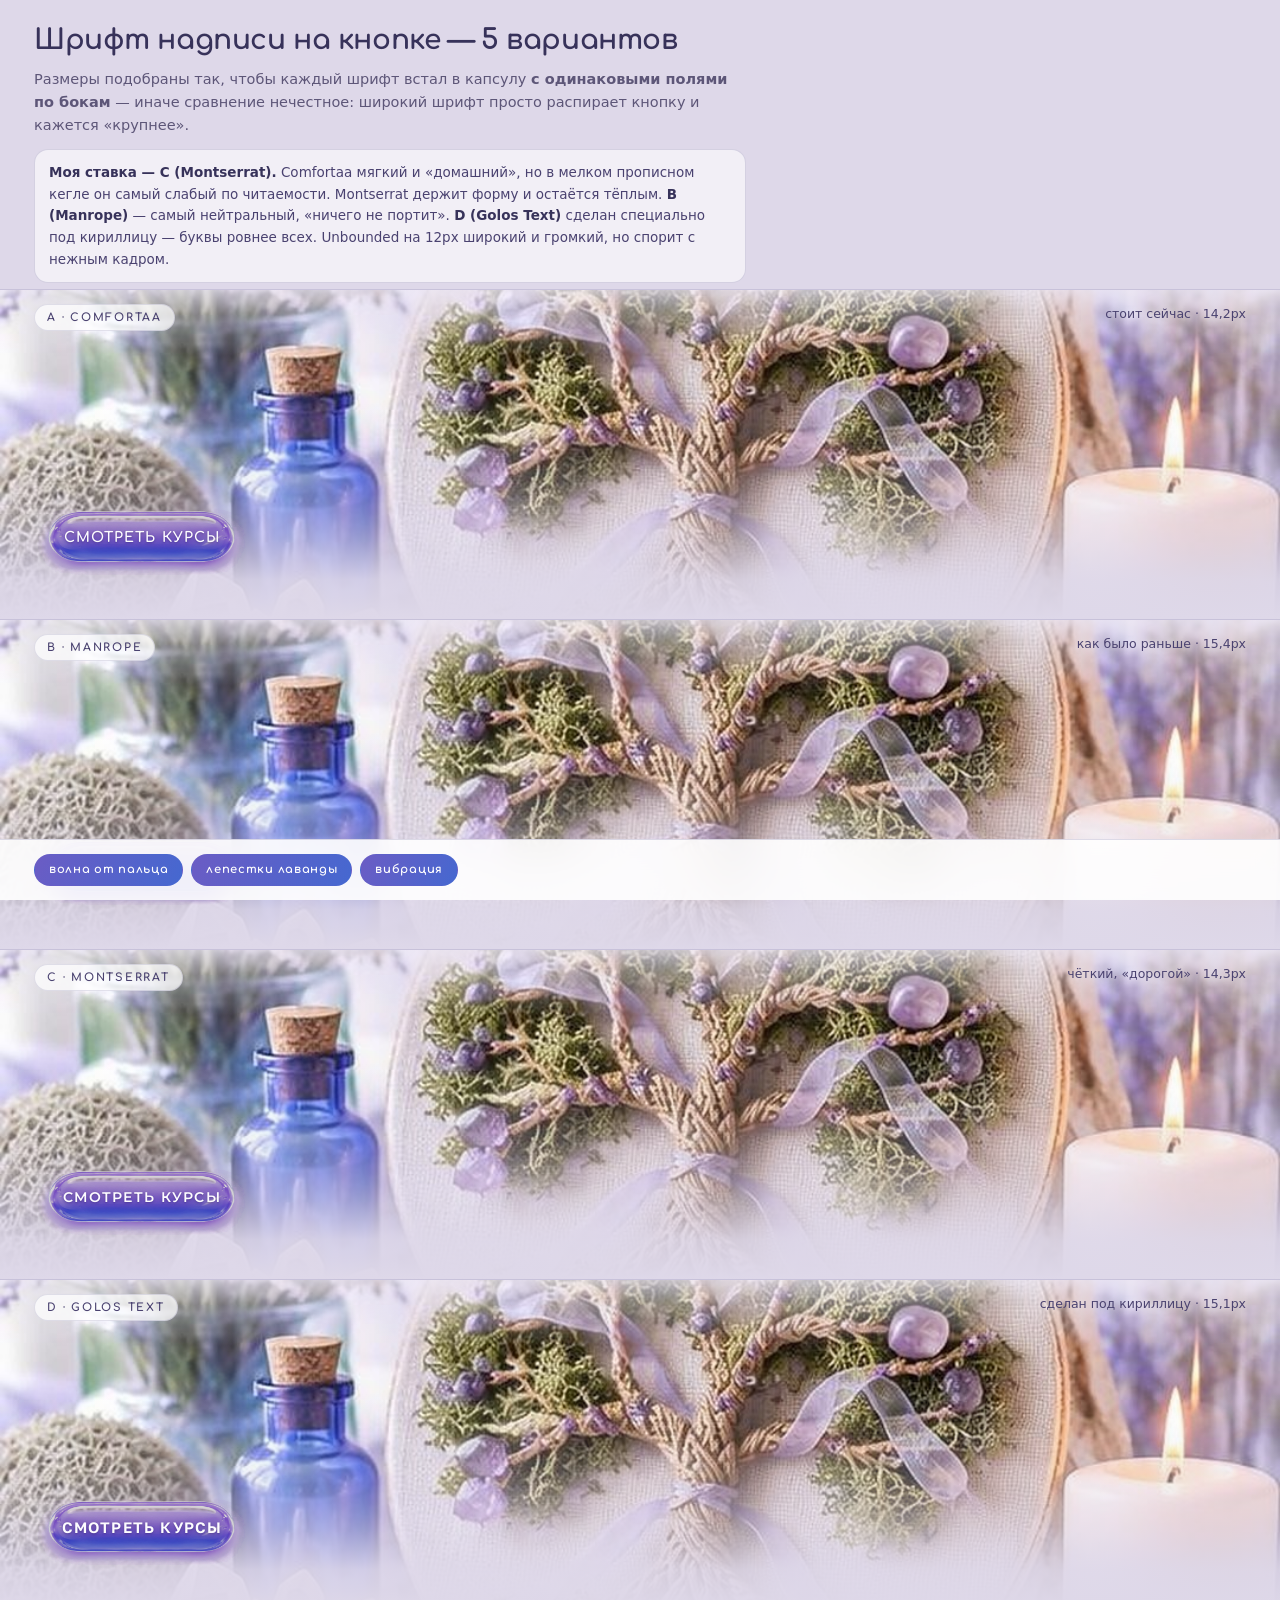
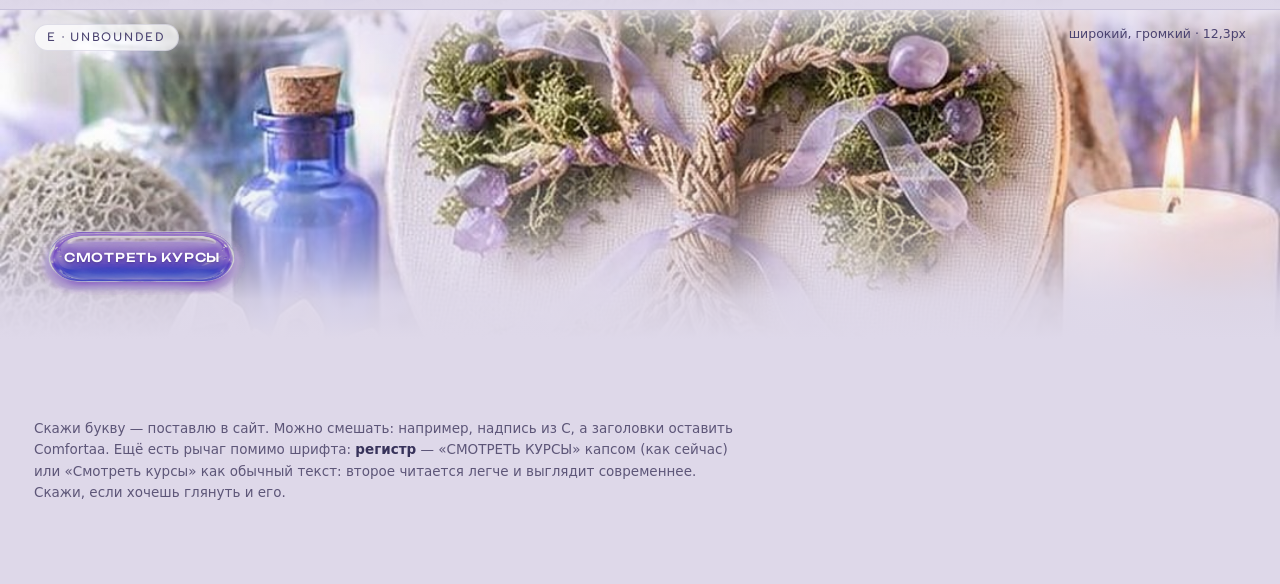
<file: button-fonts.html>
<!DOCTYPE html>
<html lang="ru">
<head>
<meta charset="utf-8">
<meta name="viewport" content="width=device-width, initial-scale=1, viewport-fit=cover">
<meta name="theme-color" content="#ded8e9">
<title>Шрифт на кнопке — варианты</title>
<link rel="preconnect" href="https://fonts.googleapis.com">
<link rel="preconnect" href="https://fonts.gstatic.com" crossorigin>
<link href="https://fonts.googleapis.com/css2?family=Comfortaa:wght@400;600;700&family=Manrope:wght@500;600;700&family=Montserrat:wght@500;600;700&family=Golos+Text:wght@500;600;700&family=Unbounded:wght@400;500;600&display=swap" rel="stylesheet">
<style>
:root{--ink:#37325a;--dim:#5d5678;--pad:clamp(16px,4.4vw,34px);--ease:cubic-bezier(.22,1,.36,1)}
*{box-sizing:border-box}
body{margin:0;background:#ded8e9;color:var(--ink);font:300 16px/1.6 Inter,system-ui,sans-serif}
h1{margin:0 0 10px;font:700 clamp(20px,5vw,28px)/1.2 Comfortaa,Georgia,serif;letter-spacing:-.015em}
.head{padding:24px var(--pad) 6px;max-width:780px}
.head p{margin:0 0 6px;color:var(--dim);font-size:14.5px}
.hint{margin-top:12px;padding:12px 14px;border-radius:14px;border:1px solid rgba(90,80,140,.2);
  background:rgba(255,255,255,.6);font-size:13.5px;color:#4a4270}
.hint b{font-weight:700;color:var(--ink)}

/* стенд с настоящим героем */
.row{position:relative;height:330px;overflow:hidden;border-top:1px solid rgba(90,80,140,.16)}
.row__bg{position:absolute;inset:0;background:url('img/hero-mobile.jpg') center 26%/cover no-repeat}
.row__veil{position:absolute;inset:0;pointer-events:none;
  background:linear-gradient(to top,#ded8e9 0%,rgba(222,216,233,.92) 12%,rgba(222,216,233,.62) 24%,
    rgba(222,216,233,.30) 38%,rgba(222,216,233,.10) 52%,rgba(222,216,233,0) 66%),
  linear-gradient(180deg,rgba(238,234,247,.8) 0%,rgba(238,234,247,.44) 7%,rgba(238,234,247,0) 20%)}
.row__tag{position:absolute;left:var(--pad);top:14px;z-index:4;font:700 11px/1 Comfortaa,sans-serif;
  letter-spacing:.16em;text-transform:uppercase;color:#4a4270;padding:7px 12px;border-radius:999px;
  background:rgba(255,255,255,.74);border:1px solid rgba(90,80,140,.16)}
.row__note{position:absolute;right:var(--pad);top:16px;z-index:4;max-width:56%;text-align:right;
  font-size:12.5px;line-height:1.35;color:#4a4270;text-shadow:0 1px 10px rgba(255,255,255,.9)}
.stage{position:absolute;left:var(--pad);bottom:44px;z-index:4}

/* кнопка — ровно как на сайте */
.pill{position:relative;isolation:isolate;display:inline-flex;align-items:center;justify-content:center;
  width:216px;height:66px;padding:0 0 10px;border:0;background:none;border-radius:999px;overflow:hidden;
  cursor:pointer;text-transform:uppercase;font-weight:700;color:#fdfcff;letter-spacing:.08em;
  text-shadow:0 1px 10px rgba(52,32,110,.5),0 1px 2px rgba(52,32,110,.4);
  transition:transform .3s var(--ease);-webkit-tap-highlight-color:transparent}
.pill span{position:relative;z-index:2}
.pill::before{content:"";position:absolute;inset:0;z-index:-1;border-radius:inherit;pointer-events:none;
  background:url('img/btn.png') center/100% 100% no-repeat;filter:saturate(.88) brightness(.96)}
.pill::after{content:"";position:absolute;top:0;left:-45%;width:32%;height:100%;z-index:-1;pointer-events:none;
  background:linear-gradient(100deg,transparent,rgba(255,255,255,.85),transparent);
  animation:sheen 5.4s ease-in-out infinite}
@keyframes sheen{0%,60%{transform:translateX(0);opacity:0}8%{opacity:.9}72%{transform:translateX(460%);opacity:0}100%{transform:translateX(460%);opacity:0}}
.pill:active{transform:translateY(4px) scale(.99)}
.ripple{position:absolute;z-index:1;border-radius:50%;pointer-events:none;transform:translate(-50%,-50%) scale(0);
  background:radial-gradient(circle,rgba(255,255,255,.8),rgba(255,255,255,0) 70%);animation:rip .62s var(--ease) forwards}
@keyframes rip{to{transform:translate(-50%,-50%) scale(1);opacity:0}}
.petal{position:fixed;z-index:999;pointer-events:none;border-radius:60% 0 60% 0;box-shadow:0 0 6px rgba(140,120,220,.5)}

/* варианты — размеры подобраны так, чтобы надпись была ~158px в капсуле 197px */
.v-a{font-family:'Comfortaa',system-ui,sans-serif;font-size:14.2px;font-weight:700}
.v-b{font-family:'Manrope',system-ui,sans-serif;font-size:15.4px;font-weight:700}
.v-c{font-family:'Montserrat',system-ui,sans-serif;font-size:14.3px;font-weight:600;letter-spacing:.09em}
.v-d{font-family:'Golos Text',system-ui,sans-serif;font-size:15.1px;font-weight:600}
.v-e{font-family:'Unbounded',system-ui,sans-serif;font-size:12.3px;font-weight:500;letter-spacing:.06em}

.switches{position:sticky;bottom:0;z-index:6;display:flex;gap:8px;flex-wrap:wrap;padding:14px var(--pad);
  background:rgba(255,255,255,.9);backdrop-filter:blur(12px);border-top:1px solid rgba(90,80,140,.2)}
.sw{display:inline-flex;align-items:center;gap:8px;padding:9px 14px;border-radius:999px;cursor:pointer;
  border:1px solid rgba(90,80,140,.3);background:rgba(120,105,190,.1);color:#3a3460;
  font:700 11.5px/1 Comfortaa,system-ui,sans-serif;letter-spacing:.06em;user-select:none}
.sw.is-on{background:linear-gradient(120deg,#6b5cc4,#4568d0);border-color:transparent;color:#fff}
.foot{padding:18px var(--pad) 80px;color:var(--dim);font-size:13.5px;max-width:780px}
.foot b{color:var(--ink);font-weight:700}
</style>
</head>
<body>

<div class="head">
  <h1>Шрифт надписи на кнопке — 5 вариантов</h1>
  <p>Размеры подобраны так, чтобы каждый шрифт встал в капсулу <b>с одинаковыми полями по бокам</b> — иначе сравнение нечестное: широкий шрифт просто распирает кнопку и кажется «крупнее».</p>
  <div class="hint"><b>Моя ставка — C (Montserrat).</b> Comfortaa мягкий и «домашний», но в мелком прописном кегле он самый слабый по читаемости. Montserrat держит форму и остаётся тёплым. <b>B (Manrope)</b> — самый нейтральный, «ничего не портит». <b>D (Golos Text)</b> сделан специально под кириллицу — буквы ровнее всех. Unbounded на 12px широкий и громкий, но спорит с нежным кадром.</div>
</div>

<section class="row"><div class="row__bg"></div><div class="row__veil"></div>
  <div class="row__tag">A · Comfortaa</div><div class="row__note">стоит сейчас · 14,2px</div>
  <div class="stage"><button class="pill v-a"><span>Смотреть курсы</span></button></div>
</section>

<section class="row"><div class="row__bg"></div><div class="row__veil"></div>
  <div class="row__tag">B · Manrope</div><div class="row__note">как было раньше · 15,4px</div>
  <div class="stage"><button class="pill v-b"><span>Смотреть курсы</span></button></div>
</section>

<section class="row"><div class="row__bg"></div><div class="row__veil"></div>
  <div class="row__tag">C · Montserrat</div><div class="row__note">чёткий, «дорогой» · 14,3px</div>
  <div class="stage"><button class="pill v-c"><span>Смотреть курсы</span></button></div>
</section>

<section class="row"><div class="row__bg"></div><div class="row__veil"></div>
  <div class="row__tag">D · Golos Text</div><div class="row__note">сделан под кириллицу · 15,1px</div>
  <div class="stage"><button class="pill v-d"><span>Смотреть курсы</span></button></div>
</section>

<section class="row"><div class="row__bg"></div><div class="row__veil"></div>
  <div class="row__tag">E · Unbounded</div><div class="row__note">широкий, громкий · 12,3px</div>
  <div class="stage"><button class="pill v-e"><span>Смотреть курсы</span></button></div>
</section>

<div class="switches">
  <div class="sw is-on" data-fx="ripple">волна от пальца</div>
  <div class="sw is-on" data-fx="petals">лепестки лаванды</div>
  <div class="sw is-on" data-fx="haptic">вибрация</div>
</div>

<div class="foot">Скажи букву — поставлю в сайт. Можно смешать: например, надпись из C, а заголовки оставить Comfortaa. Ещё есть рычаг помимо шрифта: <b>регистр</b> — «СМОТРЕТЬ КУРСЫ» капсом (как сейчас) или «Смотреть курсы» как обычный текст: второе читается легче и выглядит современнее. Скажи, если хочешь глянуть и его.</div>

<script>
(function(){
  var FX={ripple:1,petals:1,haptic:1};
  var PETALS=['#c9b8f5','#b9a8f5','#9a8cf0','#a9c6f7','#d7cdf9'];
  document.querySelectorAll('.sw').forEach(function(el){
    el.addEventListener('click',function(){ var k=el.dataset.fx; FX[k]=FX[k]?0:1; el.classList.toggle('is-on',!!FX[k]); });
  });
  function flyPetals(x,y){
    for(var i=0;i<9;i++){
      var p=document.createElement('i'); p.className='petal';
      var s=6+Math.random()*7;
      p.style.width=s+'px'; p.style.height=s*0.7+'px';
      p.style.background=PETALS[i%PETALS.length];
      p.style.left=x+'px'; p.style.top=y+'px';
      document.body.appendChild(p);
      var ang=(i/9)*Math.PI*2+Math.random()*0.6, dist=46+Math.random()*58;
      var dx=Math.cos(ang)*dist, dy=Math.sin(ang)*dist-26;
      p.animate([
        {transform:'translate(-50%,-50%) rotate(0deg) scale(1)',opacity:.95},
        {transform:'translate(calc(-50% + '+dx+'px),calc(-50% + '+dy+'px)) rotate('+(240+Math.random()*240)+'deg) scale(.5)',opacity:0}
      ],{duration:780+Math.random()*420,easing:'cubic-bezier(.18,.7,.3,1)'}).addEventListener('finish',function(){p.remove()});
    }
  }
  document.querySelectorAll('.pill').forEach(function(btn){
    btn.addEventListener('pointerdown',function(e){
      var r=btn.getBoundingClientRect();
      if(FX.ripple){
        var d=Math.max(r.width,r.height)*2.2, rip=document.createElement('i');
        rip.className='ripple';
        rip.style.width=d+'px'; rip.style.height=d+'px';
        rip.style.left=(e.clientX-r.left)+'px'; rip.style.top=(e.clientY-r.top)+'px';
        btn.appendChild(rip); setTimeout(function(){rip.remove()},700);
      }
      if(FX.petals) flyPetals(e.clientX,e.clientY);
      if(FX.haptic && navigator.vibrate){ try{navigator.vibrate(12)}catch(err){} }
    });
  });
})();
</script>
</body>
</html>
</file>
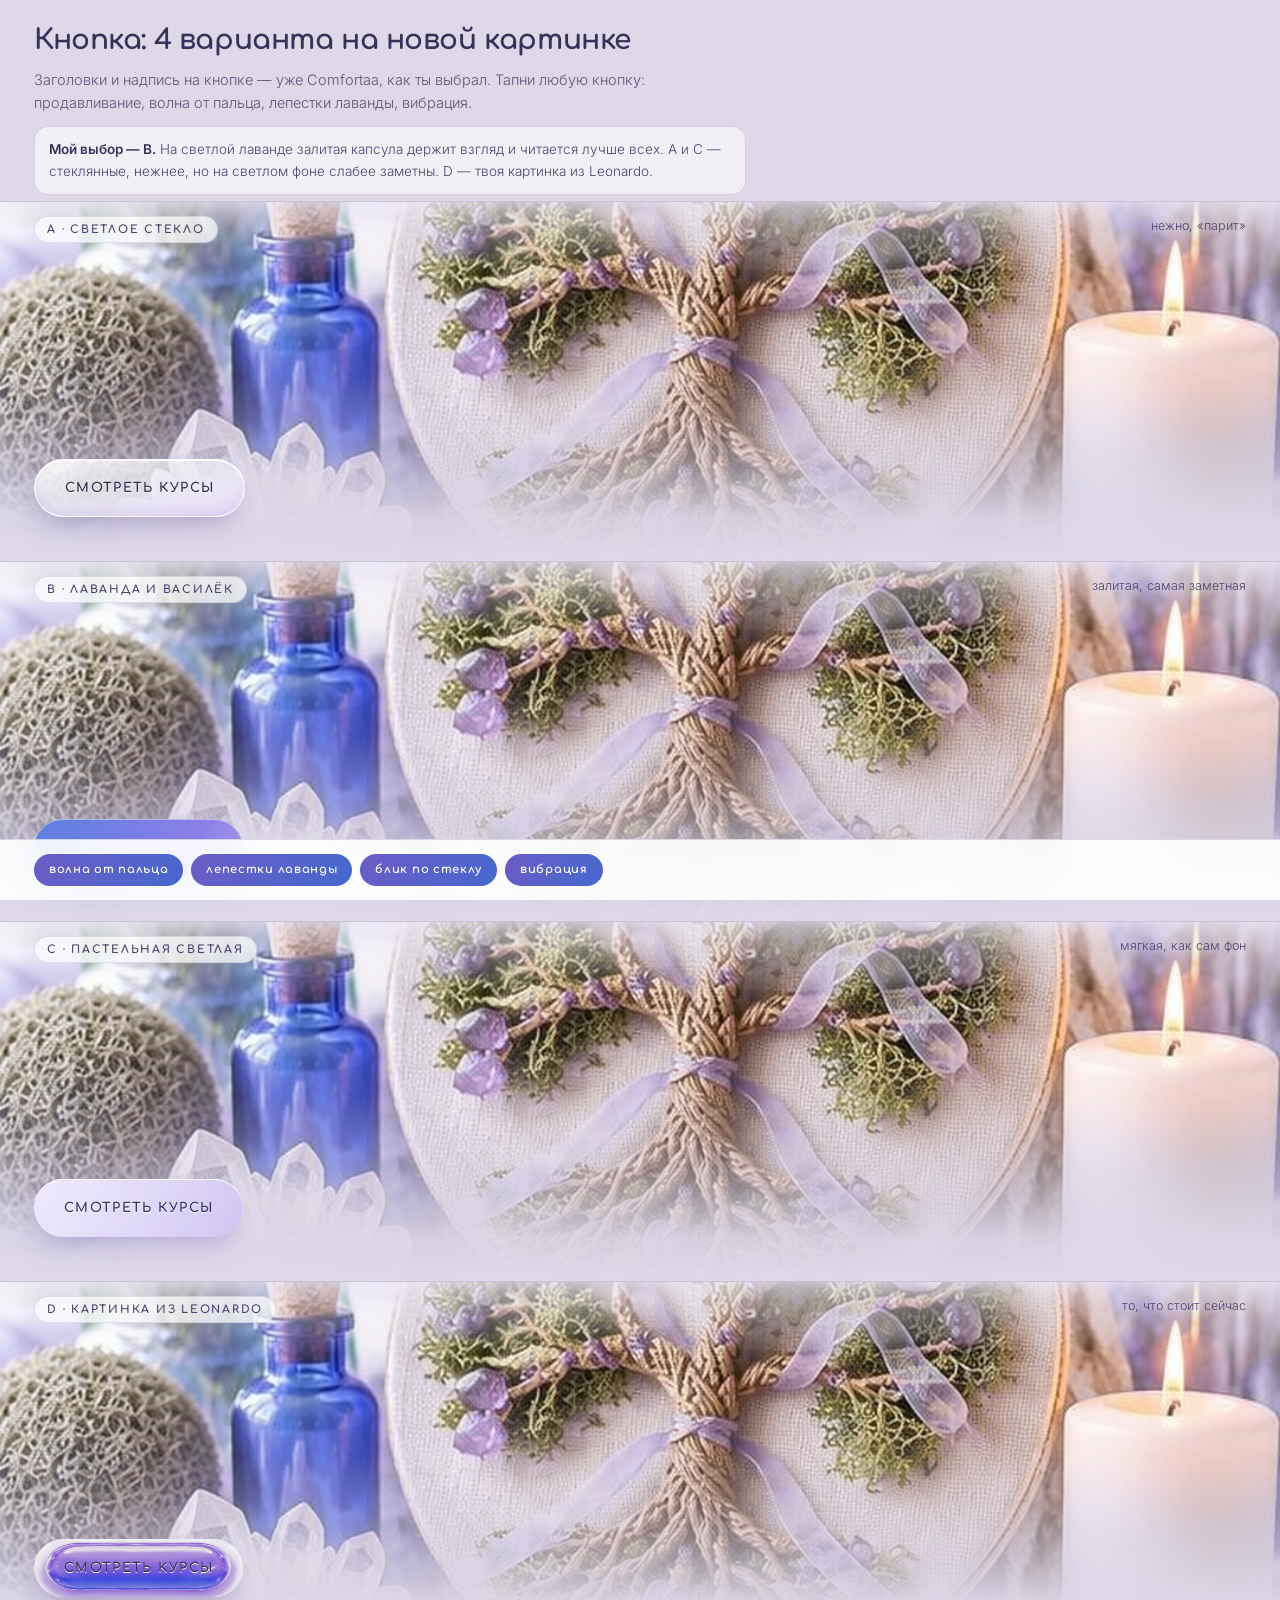
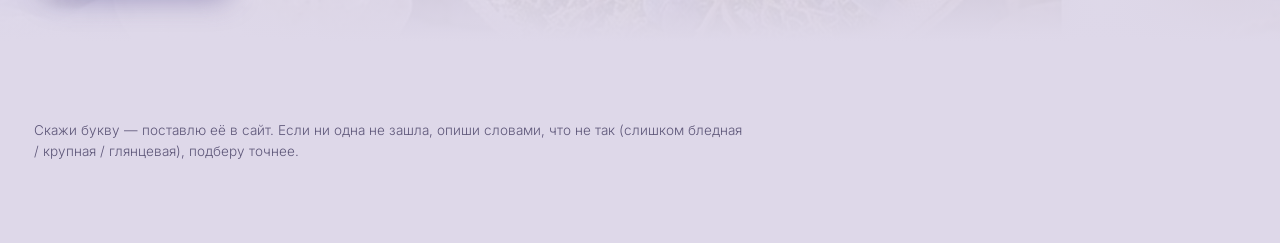
<file: buttons.html>
<!DOCTYPE html>
<html lang="ru">
<head>
<meta charset="utf-8">
<meta name="viewport" content="width=device-width, initial-scale=1, viewport-fit=cover">
<meta name="theme-color" content="#ded8e9">
<title>Кнопка — 4 варианта на новой картинке</title>
<link rel="preconnect" href="https://fonts.googleapis.com">
<link rel="preconnect" href="https://fonts.gstatic.com" crossorigin>
<link href="https://fonts.googleapis.com/css2?family=Comfortaa:wght@400;600;700&family=Inter:wght@300;500&display=swap" rel="stylesheet">
<style>
:root{--ink:#37325a;--dim:#5d5678;--bg:#ded8e9;--pad:clamp(16px,4.4vw,34px);--ease:cubic-bezier(.22,1,.36,1)}
*{box-sizing:border-box}
body{margin:0;background:var(--bg);color:var(--ink);font:300 16px/1.6 Inter,system-ui,sans-serif}
h1{margin:0 0 10px;font:700 clamp(20px,5vw,28px)/1.2 Comfortaa,Georgia,serif;letter-spacing:-.015em}
.head{padding:24px var(--pad) 6px;max-width:780px}
.head p{margin:0 0 6px;color:var(--dim);font-size:14.5px}
.hint{margin-top:12px;padding:12px 14px;border-radius:14px;border:1px solid rgba(90,80,140,.2);
  background:rgba(255,255,255,.6);font-size:13.5px;color:#4a4270}
.hint b{font-weight:600;color:var(--ink)}

.row{position:relative;height:360px;overflow:hidden;border-top:1px solid rgba(90,80,140,.16)}
.row__bg{position:absolute;inset:0;background:url('img/hero-mobile.jpg') center 30%/cover no-repeat}
.row__veil{position:absolute;inset:0;pointer-events:none;
  background:linear-gradient(to top,#ded8e9 0%,rgba(222,216,233,.92) 12%,rgba(222,216,233,.62) 24%,
    rgba(222,216,233,.30) 38%,rgba(222,216,233,.10) 52%,rgba(222,216,233,0) 66%),
  linear-gradient(180deg,rgba(238,234,247,.8) 0%,rgba(238,234,247,.44) 7%,rgba(238,234,247,0) 20%)}
.row__tag{position:absolute;left:var(--pad);top:14px;z-index:4;font:700 11px/1 Comfortaa,sans-serif;
  letter-spacing:.16em;text-transform:uppercase;color:#4a4270;padding:7px 12px;border-radius:999px;
  background:rgba(255,255,255,.74);border:1px solid rgba(90,80,140,.16)}
.row__note{position:absolute;right:var(--pad);top:16px;z-index:4;max-width:56%;text-align:right;
  font-size:12.5px;line-height:1.35;color:#4a4270;text-shadow:0 1px 10px rgba(255,255,255,.9)}
.stage{position:absolute;left:var(--pad);bottom:44px;z-index:4}

/* ---------- капсула ---------- */
.pill{position:relative;isolation:isolate;display:inline-flex;align-items:center;justify-content:center;
  min-width:200px;height:58px;padding:0 30px;border:0;border-radius:999px;overflow:hidden;cursor:pointer;
  font:700 13px/1 Comfortaa,system-ui,sans-serif;letter-spacing:.1em;text-transform:uppercase;
  transition:transform .3s var(--ease);-webkit-tap-highlight-color:transparent}
.pill span{position:relative;z-index:2}
.pill:active{transform:translateY(4px) scale(.99)}
.pill::after{content:"";position:absolute;top:0;left:-45%;width:32%;height:100%;z-index:-1;pointer-events:none;
  background:linear-gradient(100deg,transparent,rgba(255,255,255,.85),transparent);
  animation:sheen 5.4s ease-in-out infinite}
@keyframes sheen{0%,60%{transform:translateX(0);opacity:0}8%{opacity:.9}72%{transform:translateX(460%);opacity:0}100%{transform:translateX(460%);opacity:0}}
.ripple{position:absolute;z-index:1;border-radius:50%;pointer-events:none;transform:translate(-50%,-50%) scale(0);
  background:radial-gradient(circle,rgba(255,255,255,.8),rgba(255,255,255,0) 70%);animation:rip .62s var(--ease) forwards}
@keyframes rip{to{transform:translate(-50%,-50%) scale(1);opacity:0}}
.petal{position:fixed;z-index:999;pointer-events:none;border-radius:60% 0 60% 0;box-shadow:0 0 6px rgba(140,120,220,.5)}
.pill.no-sheen::after{animation:none;opacity:0}

/* A — светлое стекло */
.v-a{color:#332e54;text-shadow:0 1px 0 rgba(255,255,255,.95);
  background:linear-gradient(165deg,rgba(255,255,255,.92),rgba(255,255,255,.55) 40%,rgba(233,225,250,.75));
  border:1px solid rgba(255,255,255,.95);
  box-shadow:0 14px 28px -12px rgba(96,84,150,.5),inset 0 1px 0 #fff,inset 0 -8px 16px -6px rgba(170,150,240,.35)}
/* B — залитая лаванда-василёк */
.v-b{color:#fdfcff;text-shadow:0 1px 8px rgba(42,52,120,.4);
  background:linear-gradient(122deg,#5b7fe0,#8b7fe8 70%,#a99ee6);
  box-shadow:0 16px 30px -12px rgba(91,127,224,.62),inset 0 1px 0 rgba(255,255,255,.45)}
/* C — пастельная светлая */
.v-c{color:#3a3460;text-shadow:0 1px 0 rgba(255,255,255,.9);
  background:linear-gradient(122deg,#efeafd,#e0d8f8 55%,#cfc4f2);
  box-shadow:0 14px 28px -12px rgba(120,105,190,.52),inset 0 1px 0 #fff}
/* D — картинка из Leonardo (то, что стоит сейчас) */
.v-d{color:#332e54;text-shadow:0 1px 0 rgba(255,255,255,.95);
  box-shadow:0 14px 28px -12px rgba(96,84,150,.5)}
.v-d::before{content:"";position:absolute;inset:0;z-index:-1;border-radius:inherit;pointer-events:none;
  background:url('img/btn.png') 50% calc(50% + 3px)/103% 109% no-repeat}

.switches{position:sticky;bottom:0;z-index:6;display:flex;gap:8px;flex-wrap:wrap;padding:14px var(--pad);
  background:rgba(255,255,255,.9);backdrop-filter:blur(12px);border-top:1px solid rgba(90,80,140,.2)}
.sw{display:inline-flex;align-items:center;gap:8px;padding:9px 14px;border-radius:999px;cursor:pointer;
  border:1px solid rgba(90,80,140,.3);background:rgba(120,105,190,.1);color:#3a3460;
  font:700 11.5px/1 Comfortaa,system-ui,sans-serif;letter-spacing:.06em;user-select:none}
.sw.is-on{background:linear-gradient(120deg,#6b5cc4,#4568d0);border-color:transparent;color:#fff}
.foot{padding:18px var(--pad) 80px;color:var(--dim);font-size:13.5px;max-width:780px}
.foot b{color:var(--ink);font-weight:500}
</style>
</head>
<body>

<div class="head">
  <h1>Кнопка: 4 варианта на новой картинке</h1>
  <p>Заголовки и надпись на кнопке — уже Comfortaa, как ты выбрал. Тапни любую кнопку: продавливание, волна от пальца, лепестки лаванды, вибрация.</p>
  <div class="hint"><b>Мой выбор — B.</b> На светлой лаванде залитая капсула держит взгляд и читается лучше всех. A и C — стеклянные, нежнее, но на светлом фоне слабее заметны. D — твоя картинка из Leonardo.</div>
</div>

<section class="row"><div class="row__bg"></div><div class="row__veil"></div>
  <div class="row__tag">A · светлое стекло</div><div class="row__note">нежно, «парит»</div>
  <div class="stage"><button class="pill v-a"><span>Смотреть курсы</span></button></div>
</section>

<section class="row"><div class="row__bg"></div><div class="row__veil"></div>
  <div class="row__tag">B · лаванда и василёк</div><div class="row__note">залитая, самая заметная</div>
  <div class="stage"><button class="pill v-b"><span>Смотреть курсы</span></button></div>
</section>

<section class="row"><div class="row__bg"></div><div class="row__veil"></div>
  <div class="row__tag">C · пастельная светлая</div><div class="row__note">мягкая, как сам фон</div>
  <div class="stage"><button class="pill v-c"><span>Смотреть курсы</span></button></div>
</section>

<section class="row"><div class="row__bg"></div><div class="row__veil"></div>
  <div class="row__tag">D · картинка из Leonardo</div><div class="row__note">то, что стоит сейчас</div>
  <div class="stage"><button class="pill v-d"><span>Смотреть курсы</span></button></div>
</section>

<div class="switches">
  <div class="sw is-on" data-fx="ripple">волна от пальца</div>
  <div class="sw is-on" data-fx="petals">лепестки лаванды</div>
  <div class="sw is-on" data-fx="sheen">блик по стеклу</div>
  <div class="sw is-on" data-fx="haptic">вибрация</div>
</div>

<div class="foot">Скажи букву — поставлю её в сайт. Если ни одна не зашла, опиши словами, что не так (слишком бледная / крупная / глянцевая), подберу точнее.</div>

<script>
(function(){
  var FX={ripple:1,petals:1,sheen:1,haptic:1};
  var PETALS=['#c9b8f5','#b9a8f5','#9a8cf0','#a9c6f7','#d7cdf9'];

  document.querySelectorAll('.sw').forEach(function(el){
    el.addEventListener('click',function(){
      var k=el.dataset.fx; FX[k]=FX[k]?0:1;
      el.classList.toggle('is-on',!!FX[k]);
      if(k==='sheen'){
        document.querySelectorAll('.pill').forEach(function(p){
          p.classList.toggle('no-sheen',!FX.sheen);
        });
      }
    });
  });

  function flyPetals(x,y){
    for(var i=0;i<9;i++){
      var p=document.createElement('i'); p.className='petal';
      var s=6+Math.random()*7;
      p.style.width=s+'px'; p.style.height=s*0.7+'px';
      p.style.background=PETALS[i%PETALS.length];
      p.style.left=x+'px'; p.style.top=y+'px';
      document.body.appendChild(p);
      var ang=(i/9)*Math.PI*2+Math.random()*0.6, dist=46+Math.random()*58;
      var dx=Math.cos(ang)*dist, dy=Math.sin(ang)*dist-26;
      p.animate([
        {transform:'translate(-50%,-50%) rotate(0deg) scale(1)',opacity:.95},
        {transform:'translate(calc(-50% + '+dx+'px),calc(-50% + '+dy+'px)) rotate('+(240+Math.random()*240)+'deg) scale(.5)',opacity:0}
      ],{duration:780+Math.random()*420,easing:'cubic-bezier(.18,.7,.3,1)'}).addEventListener('finish',function(){p.remove()});
    }
  }

  document.querySelectorAll('.pill').forEach(function(btn){
    btn.addEventListener('pointerdown',function(e){
      var r=btn.getBoundingClientRect();
      if(FX.ripple){
        var d=Math.max(r.width,r.height)*2.2, rip=document.createElement('i');
        rip.className='ripple';
        rip.style.width=d+'px'; rip.style.height=d+'px';
        rip.style.left=(e.clientX-r.left)+'px'; rip.style.top=(e.clientY-r.top)+'px';
        btn.appendChild(rip); setTimeout(function(){rip.remove()},700);
      }
      if(FX.petals) flyPetals(e.clientX,e.clientY);
      if(FX.haptic && navigator.vibrate){ try{navigator.vibrate(12)}catch(err){} }
    });
  });
})();
</script>
</body>
</html>
</file>
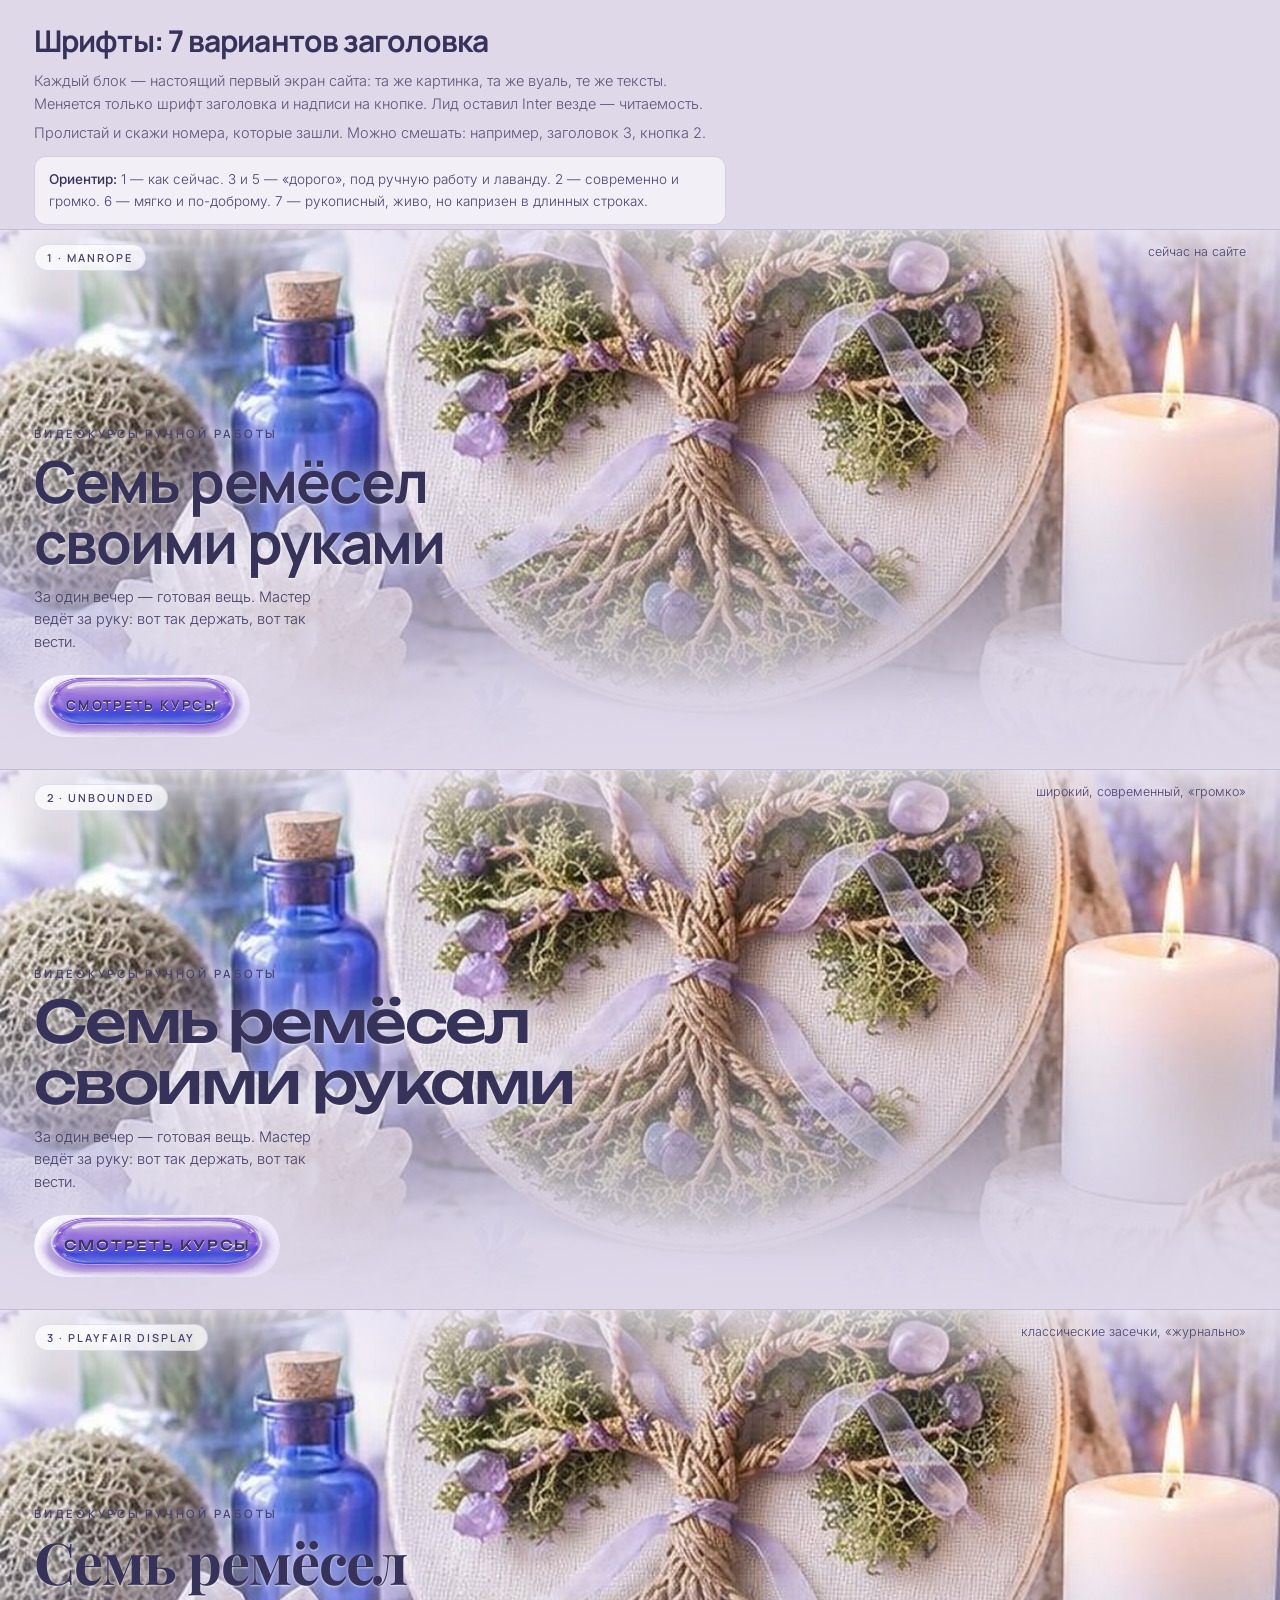
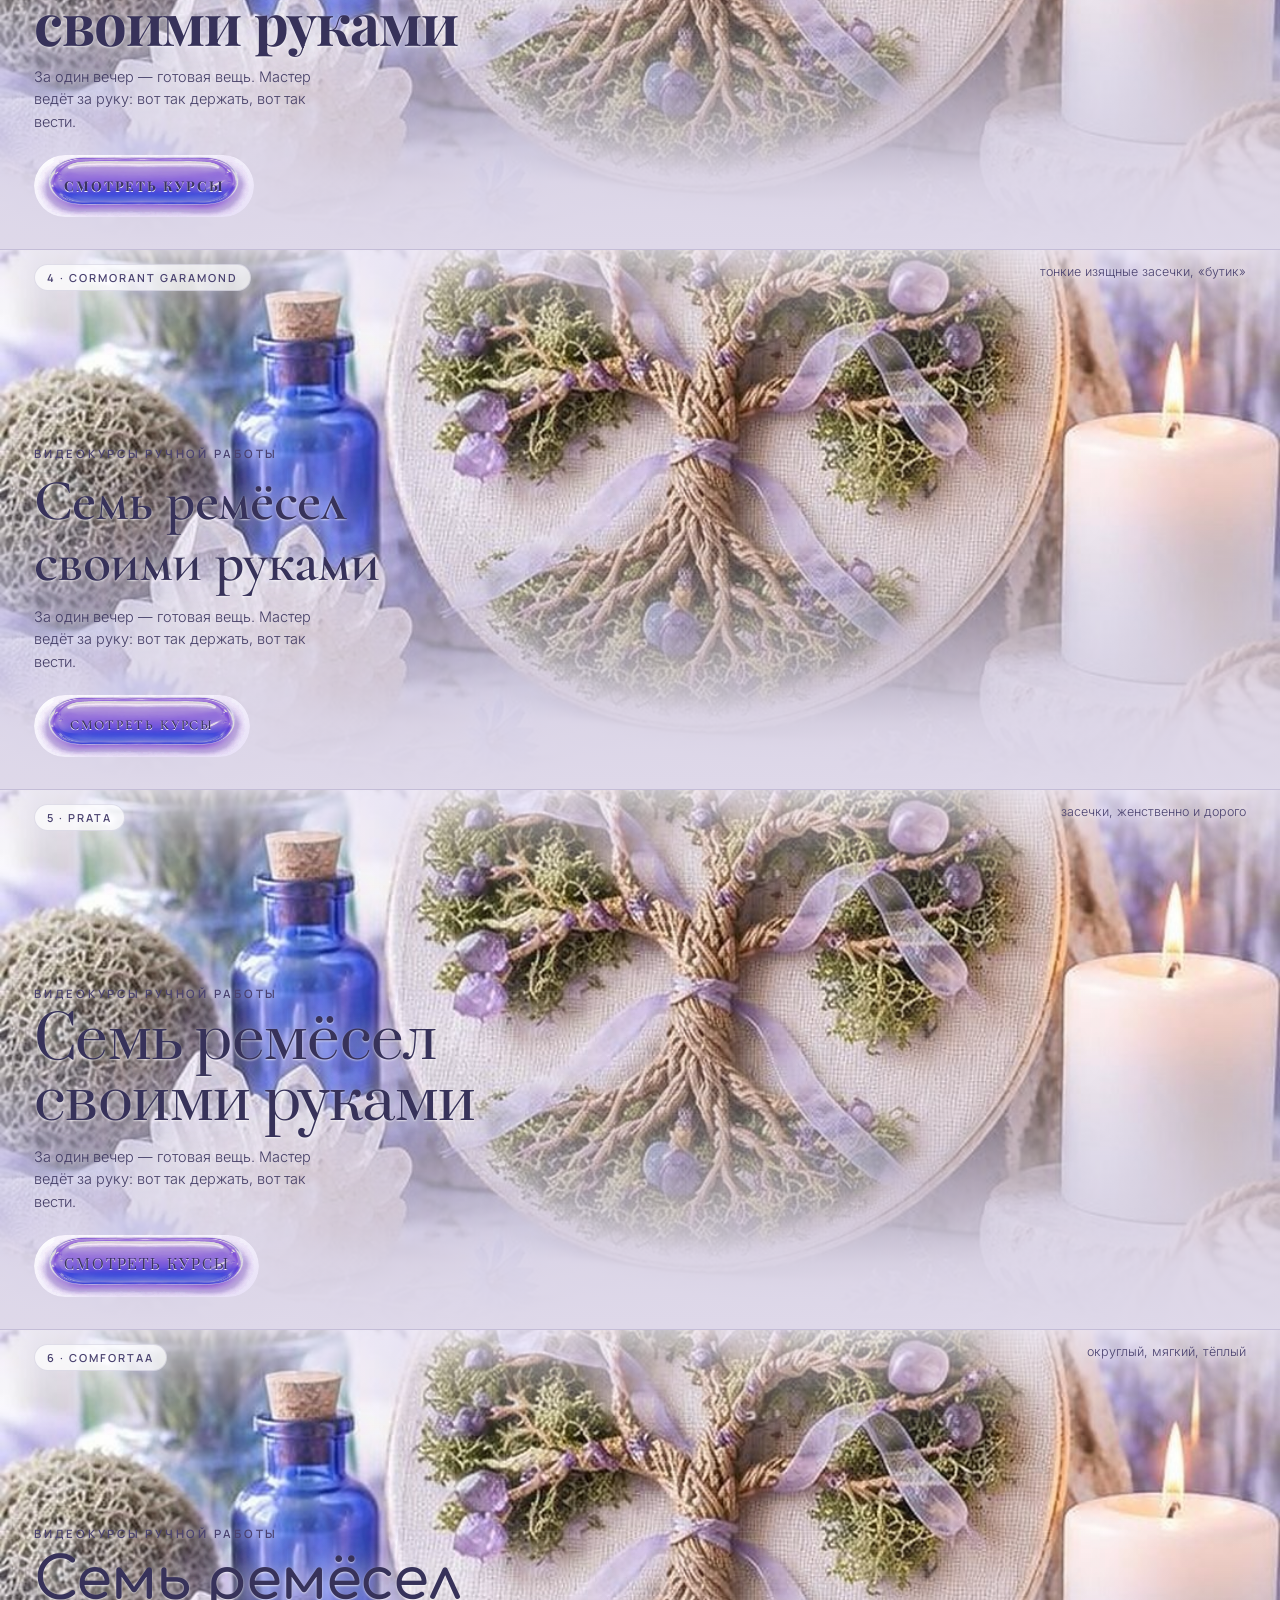
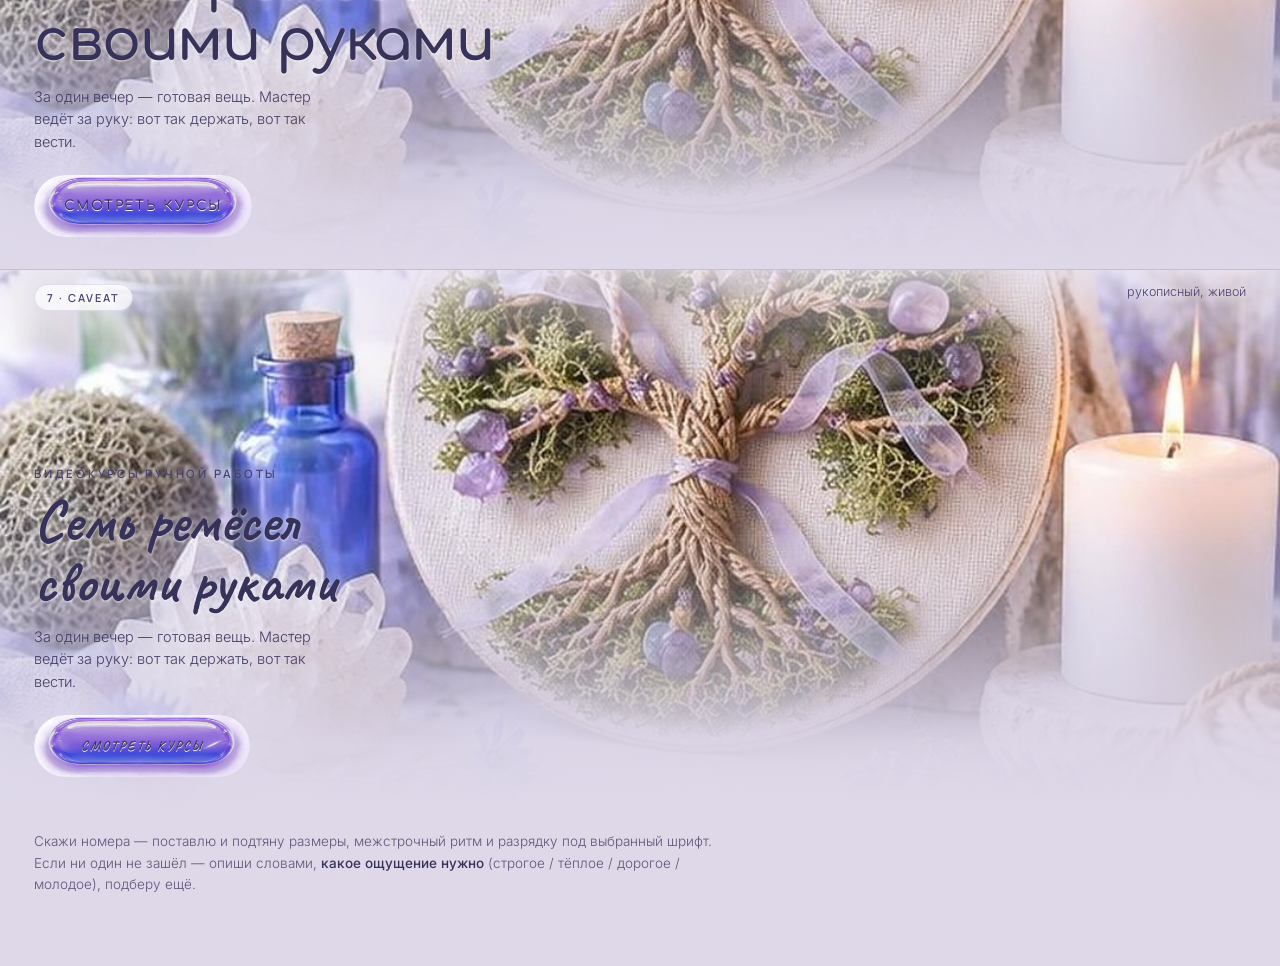
<file: fonts.html>
<!DOCTYPE html>
<html lang="ru">
<head>
<meta charset="utf-8">
<meta name="viewport" content="width=device-width, initial-scale=1, viewport-fit=cover">
<meta name="theme-color" content="#ded8e9">
<title>Шрифты — варианты заголовка</title>
<link rel="preconnect" href="https://fonts.googleapis.com">
<link rel="preconnect" href="https://fonts.gstatic.com" crossorigin>
<link href="https://fonts.googleapis.com/css2?family=Manrope:wght@700;800&family=Unbounded:wght@500;700&family=Playfair+Display:wght@600;700&family=Cormorant+Garamond:wght@600;700&family=Prata&family=Comfortaa:wght@600;700&family=Caveat:wght@600;700&family=Inter:wght@300;500&display=swap" rel="stylesheet">
<style>
:root{
  --ink:#37325a; --dim:#5d5678; --bg:#ded8e9; --line:rgba(90,80,140,.20);
  --pad:clamp(16px,4.4vw,34px); --ease:cubic-bezier(.22,1,.36,1);
}
*{box-sizing:border-box}
body{margin:0;background:var(--bg);color:var(--ink);
  font:300 16px/1.6 Inter,system-ui,-apple-system,sans-serif}
h1,h2,h3{margin:0;line-height:1.06}
.head{padding:24px var(--pad) 4px;max-width:760px}
.head h1{font:700 clamp(21px,5.2vw,30px)/1.15 Manrope,system-ui,sans-serif;letter-spacing:-.03em;margin-bottom:10px}
.head p{margin:0 0 6px;color:var(--dim);font-size:14.5px}
.hint{margin-top:12px;padding:12px 14px;border-radius:12px;border:1px solid var(--line);
  background:rgba(255,255,255,.6);font-size:13.5px;color:#4a4270}
.hint b{font-weight:500;color:var(--ink)}

/* ---------- стенд: настоящий герой сайта ---------- */
.v{position:relative;height:540px;overflow:hidden;border-top:1px solid var(--line)}
.v__bg{position:absolute;inset:0;background:url('img/hero-mobile.jpg') center 30%/cover no-repeat}
.v__veil{position:absolute;inset:0;pointer-events:none;
  background:
    linear-gradient(to top,
      #ded8e9 0%, rgba(222,216,233,.92) 12%, rgba(222,216,233,.62) 24%,
      rgba(222,216,233,.30) 38%, rgba(222,216,233,.10) 52%, rgba(222,216,233,0) 66%),
    linear-gradient(180deg, rgba(238,234,247,.80) 0%, rgba(238,234,247,.44) 7%, rgba(238,234,247,0) 20%)}
.v__body{position:absolute;left:var(--pad);right:var(--pad);bottom:32px;z-index:3}
.v__kicker{margin:0 0 12px;font:600 11.5px/1 Manrope,system-ui,sans-serif;letter-spacing:.24em;
  text-transform:uppercase;color:#4a4270;text-shadow:0 1px 12px rgba(255,255,255,.9)}
.v__title{font-family:var(--f);font-weight:var(--fw,700);font-size:clamp(34px,9.6vw,58px);
  letter-spacing:var(--ls,-.03em);line-height:1.04;
  text-shadow:0 2px 26px rgba(255,255,255,.85),0 1px 2px rgba(255,255,255,.7)}
.v__lead{margin:14px 0 0;max-width:34ch;color:rgba(56,50,92,.92);font-size:14.5px;line-height:1.55;
  text-shadow:0 1px 14px rgba(255,255,255,.9)}
.v__tag{position:absolute;left:var(--pad);top:14px;z-index:4;
  font:600 11px/1 Manrope,system-ui,sans-serif;letter-spacing:.18em;text-transform:uppercase;
  color:#4a4270;padding:7px 12px;border-radius:999px;background:rgba(255,255,255,.72);
  border:1px solid rgba(90,80,140,.16)}
.v__note{position:absolute;right:var(--pad);top:14px;z-index:4;max-width:52%;
  font-size:12.5px;line-height:1.35;color:#4a4270;text-align:right;text-shadow:0 1px 10px rgba(255,255,255,.9)}

/* ---------- кнопка: та же, что на сайте ---------- */
.pill{position:relative;isolation:isolate;display:inline-flex;align-items:center;justify-content:center;
  min-width:216px;height:62px;padding:0 30px;margin-top:22px;border:0;border-radius:999px;overflow:hidden;
  text-decoration:none;font-family:var(--f);font-weight:var(--fw,700);font-size:13.5px;letter-spacing:.14em;
  text-transform:uppercase;color:#3a3460;text-shadow:0 1px 0 rgba(255,255,255,.95)}
.pill::before{content:"";position:absolute;inset:0;z-index:-1;border-radius:inherit;
  background:url('img/btn.png') center/100% 100% no-repeat,
             linear-gradient(165deg,rgba(255,255,255,.95),rgba(233,225,250,.8))}
.pill span{position:relative;z-index:2}

/* ---------- варианты ---------- */
.v-a{--f:'Manrope',system-ui,sans-serif;--fw:700;--ls:-.03em}
.v-b{--f:'Unbounded',system-ui,sans-serif;--fw:500;--ls:-.045em}
.v-c{--f:'Playfair Display',Georgia,serif;--fw:700;--ls:-.02em}
.v-d{--f:'Cormorant Garamond',Georgia,serif;--fw:600;--ls:-.01em}
.v-e{--f:'Prata',Georgia,serif;--fw:400;--ls:-.01em}
.v-f{--f:'Comfortaa',system-ui,sans-serif;--fw:600;--ls:-.02em}
.v-g{--f:'Caveat',cursive;--fw:700;--ls:0}

.foot{padding:22px var(--pad) 70px;color:var(--dim);font-size:13.5px;max-width:760px}
.foot b{color:var(--ink);font-weight:500}
</style>
</head>
<body>

<div class="head">
  <h1>Шрифты: 7 вариантов заголовка</h1>
  <p>Каждый блок — настоящий первый экран сайта: та же картинка, та же вуаль, те же тексты. Меняется только шрифт заголовка и надписи на кнопке. Лид оставил Inter везде — читаемость.</p>
  <p>Пролистай и скажи номера, которые зашли. Можно смешать: например, заголовок 3, кнопка 2.</p>
  <div class="hint"><b>Ориентир:</b> 1 — как сейчас. 3 и 5 — «дорого», под ручную работу и лаванду. 2 — современно и громко. 6 — мягко и по-доброму. 7 — рукописный, живо, но капризен в длинных строках.</div>
</div>

<section class="v v-a"><div class="v__bg"></div><div class="v__veil"></div>
  <div class="v__tag">1 · Manrope</div><div class="v__note">сейчас на сайте</div>
  <div class="v__body">
    <p class="v__kicker">видеокурсы ручной работы</p>
    <h1 class="v__title">Семь ремёсел<br>своими руками</h1>
    <p class="v__lead">За один вечер — готовая вещь. Мастер ведёт за руку: вот так держать, вот так вести.</p>
    <a class="pill" href="#"><span>Смотреть курсы</span></a>
  </div>
</section>

<section class="v v-b"><div class="v__bg"></div><div class="v__veil"></div>
  <div class="v__tag">2 · Unbounded</div><div class="v__note">широкий, современный, «громко»</div>
  <div class="v__body">
    <p class="v__kicker">видеокурсы ручной работы</p>
    <h1 class="v__title">Семь ремёсел<br>своими руками</h1>
    <p class="v__lead">За один вечер — готовая вещь. Мастер ведёт за руку: вот так держать, вот так вести.</p>
    <a class="pill" href="#"><span>Смотреть курсы</span></a>
  </div>
</section>

<section class="v v-c"><div class="v__bg"></div><div class="v__veil"></div>
  <div class="v__tag">3 · Playfair Display</div><div class="v__note">классические засечки, «журнально»</div>
  <div class="v__body">
    <p class="v__kicker">видеокурсы ручной работы</p>
    <h1 class="v__title">Семь ремёсел<br>своими руками</h1>
    <p class="v__lead">За один вечер — готовая вещь. Мастер ведёт за руку: вот так держать, вот так вести.</p>
    <a class="pill" href="#"><span>Смотреть курсы</span></a>
  </div>
</section>

<section class="v v-d"><div class="v__bg"></div><div class="v__veil"></div>
  <div class="v__tag">4 · Cormorant Garamond</div><div class="v__note">тонкие изящные засечки, «бутик»</div>
  <div class="v__body">
    <p class="v__kicker">видеокурсы ручной работы</p>
    <h1 class="v__title">Семь ремёсел<br>своими руками</h1>
    <p class="v__lead">За один вечер — готовая вещь. Мастер ведёт за руку: вот так держать, вот так вести.</p>
    <a class="pill" href="#"><span>Смотреть курсы</span></a>
  </div>
</section>

<section class="v v-e"><div class="v__bg"></div><div class="v__veil"></div>
  <div class="v__tag">5 · Prata</div><div class="v__note">засечки, женственно и дорого</div>
  <div class="v__body">
    <p class="v__kicker">видеокурсы ручной работы</p>
    <h1 class="v__title">Семь ремёсел<br>своими руками</h1>
    <p class="v__lead">За один вечер — готовая вещь. Мастер ведёт за руку: вот так держать, вот так вести.</p>
    <a class="pill" href="#"><span>Смотреть курсы</span></a>
  </div>
</section>

<section class="v v-f"><div class="v__bg"></div><div class="v__veil"></div>
  <div class="v__tag">6 · Comfortaa</div><div class="v__note">округлый, мягкий, тёплый</div>
  <div class="v__body">
    <p class="v__kicker">видеокурсы ручной работы</p>
    <h1 class="v__title">Семь ремёсел<br>своими руками</h1>
    <p class="v__lead">За один вечер — готовая вещь. Мастер ведёт за руку: вот так держать, вот так вести.</p>
    <a class="pill" href="#"><span>Смотреть курсы</span></a>
  </div>
</section>

<section class="v v-g"><div class="v__bg"></div><div class="v__veil"></div>
  <div class="v__tag">7 · Caveat</div><div class="v__note">рукописный, живой</div>
  <div class="v__body">
    <p class="v__kicker">видеокурсы ручной работы</p>
    <h1 class="v__title">Семь ремёсел<br>своими руками</h1>
    <p class="v__lead">За один вечер — готовая вещь. Мастер ведёт за руку: вот так держать, вот так вести.</p>
    <a class="pill" href="#"><span>Смотреть курсы</span></a>
  </div>
</section>

<div class="foot">
  Скажи номера — поставлю и подтяну размеры, межстрочный ритм и разрядку под выбранный шрифт.
  Если ни один не зашёл — опиши словами, <b>какое ощущение нужно</b> (строгое / тёплое / дорогое / молодое), подберу ещё.
</div>

</body>
</html>
</file>
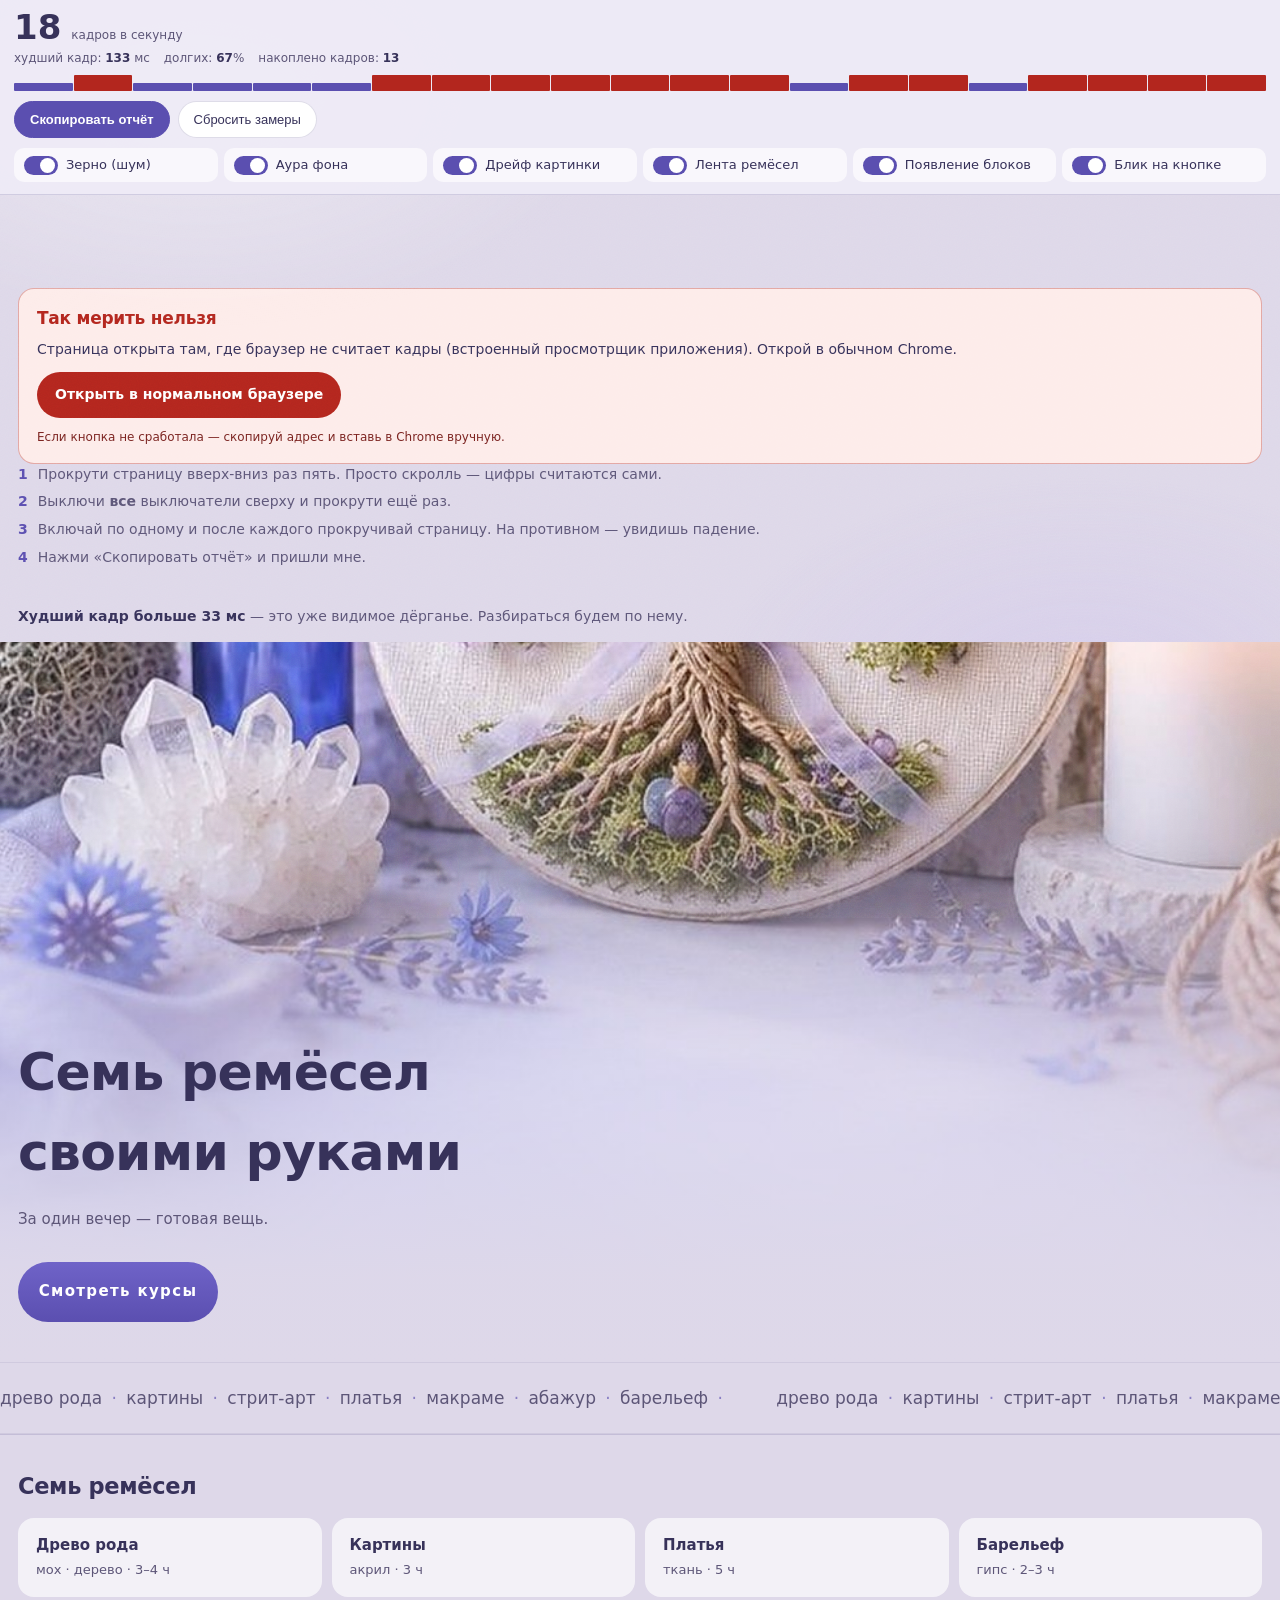
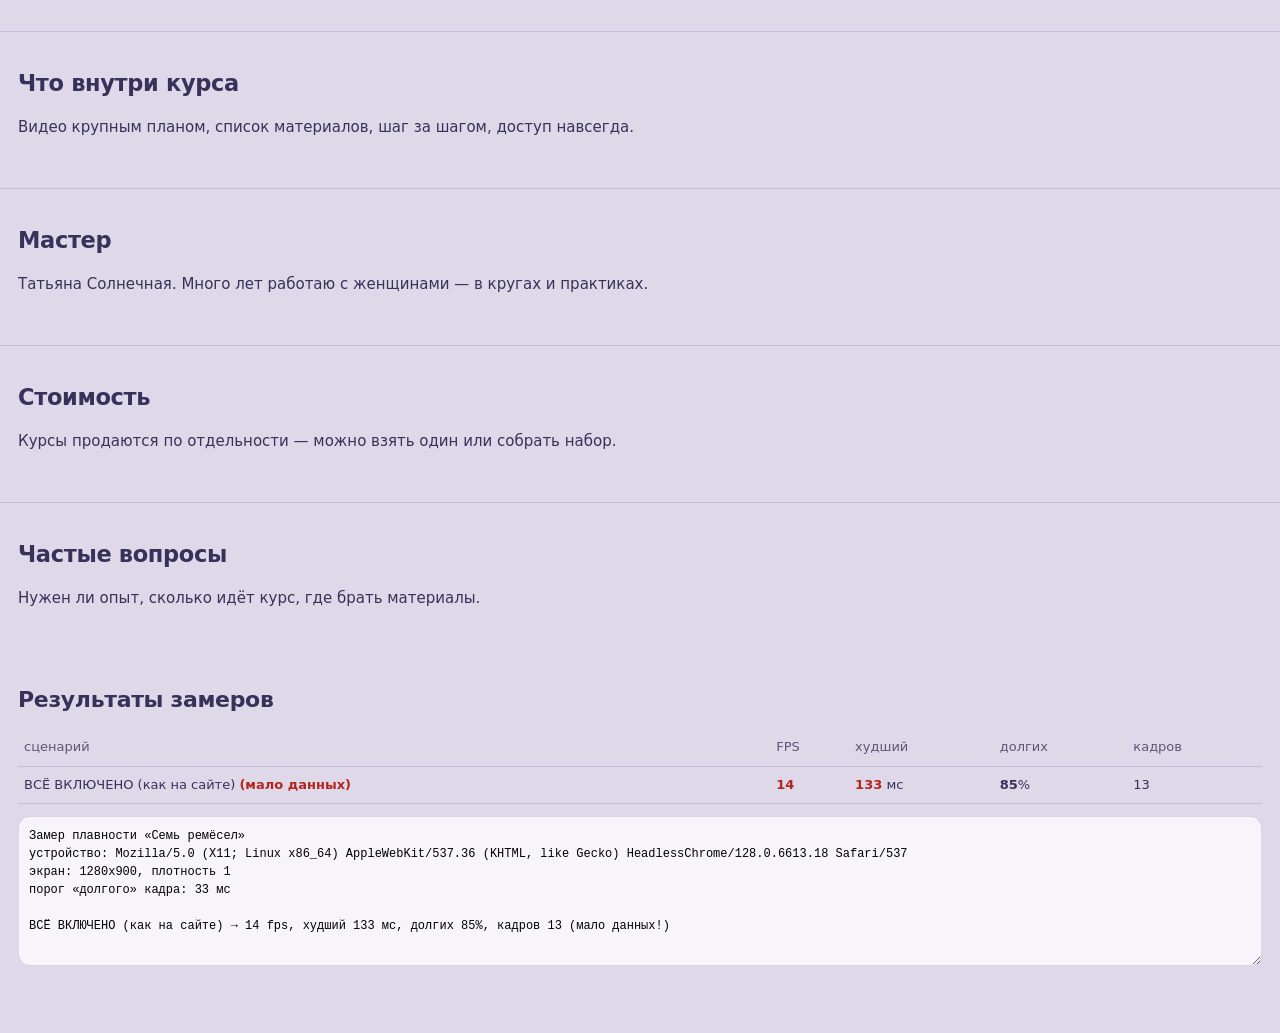
<file: plavnost/fps.html>
<!DOCTYPE html>
<html lang="ru">
<meta charset="utf-8">
<meta name="viewport" content="width=device-width, initial-scale=1">
<meta name="theme-color" content="#ded8e9">
<title>Замер плавности — Семь ремёсел</title>
<style>
:root{--bg:#ded8e9;--ink:#37325a;--dim:#5d5678;--acc:#5b4fb0;--line:rgba(90,80,140,.2)}
*{box-sizing:border-box}
body{margin:0;background:var(--bg);color:var(--ink);
  font:15px/1.55 'Inter',system-ui,-apple-system,'Segoe UI',sans-serif;-webkit-font-smoothing:antialiased}
h1,h2,h3{font-weight:600;letter-spacing:-.015em;margin:0}

.panel{position:fixed;top:0;left:0;right:0;z-index:100;background:rgba(238,235,246,.97);
  border-bottom:1px solid var(--line);padding:10px 14px 12px}
.fps{display:flex;align-items:baseline;gap:10px}
.fps b{font-size:34px;line-height:1;font-variant-numeric:tabular-nums}
.fps span{font-size:12px;color:var(--dim)}
.stats{display:flex;gap:14px;flex-wrap:wrap;font-size:12px;color:var(--dim);margin-top:4px}
.stats b{color:var(--ink);font-variant-numeric:tabular-nums}
.bars{display:flex;gap:1px;height:16px;margin-top:8px;align-items:flex-end}
.bars i{flex:1;background:var(--acc);border-radius:1px;min-height:1px}
.bars i.long{background:#b3261e}
.btns{display:flex;gap:8px;margin-top:10px;flex-wrap:wrap}
button{border:1px solid var(--line);background:#fff;color:var(--ink);border-radius:999px;
  padding:10px 15px;font:500 13px 'Inter',sans-serif;cursor:pointer}
button.pri{background:var(--acc);color:#fff;border-color:var(--acc);font-weight:600}
.switches{display:grid;grid-template-columns:repeat(auto-fit,minmax(150px,1fr));gap:6px;margin-top:10px}
.sw{display:flex;align-items:center;gap:8px;font-size:13px;background:rgba(255,255,255,.6);
  border-radius:10px;padding:7px 10px;cursor:pointer;user-select:none}
.sw i{width:34px;height:19px;border-radius:999px;background:var(--acc);position:relative;flex:0 0 auto;
  transition:background .2s}
.sw i::after{content:'';position:absolute;top:2px;left:16px;width:15px;height:15px;border-radius:50%;
  background:#fff;transition:transform .2s}
.sw.off i{background:#cfc9e0}
.sw.off i::after{transform:translateX(-14px)}
.sw span{white-space:nowrap;overflow:hidden;text-overflow:ellipsis}

.page{padding-top:274px}
.hint{padding:18px 18px 0;color:var(--dim);font-size:14px}
.hint b{color:var(--ink)}
.step{display:flex;gap:10px;padding:0 18px 6px;font-size:14px;color:var(--dim)}
.step i{font-style:normal;color:var(--acc);font-weight:700}

.hero{position:relative;height:80vh;min-height:520px;overflow:hidden;display:flex;align-items:stretch}
.hero__media{position:absolute;inset:0 0 -12% 0}
.hero__drift{position:absolute;inset:0 -5% -6% -5%;transform-origin:50% 0;
  background:url('../img/hero-mobile.jpg') center/cover no-repeat;
  animation:drift 34s ease-in-out infinite alternate}
@keyframes drift{from{transform:translate3d(-3%,0,0) scale(1.04)}
                to{transform:translate3d(3%,0,0) scale(1.04)}}
.hero::before{content:'';position:absolute;inset:0;z-index:1;pointer-events:none;
  background:linear-gradient(to top,#ded8e9 0%,rgba(222,216,233,.92) 12%,rgba(222,216,233,.62) 24%,
    rgba(222,216,233,.30) 38%,rgba(222,216,233,.10) 52%,rgba(222,216,233,0) 66%)}
.hero__inner{position:relative;z-index:2;margin-top:auto;padding:24px 18px 40px}
.hero h2{font-size:clamp(30px,8vw,52px)}
.hero p{color:var(--dim);max-width:34ch}
.pill{display:inline-flex;align-items:center;justify-content:center;min-width:200px;height:60px;
  border-radius:999px;margin-top:16px;color:#fff;font-weight:600;letter-spacing:.09em;
  background:linear-gradient(180deg,#6f63c8,#5b4fb0);position:relative;overflow:hidden;text-decoration:none}
.pill::after{content:'';position:absolute;top:0;bottom:0;left:-100%;width:60%;
  background:linear-gradient(100deg,transparent,rgba(255,255,255,.42),transparent);animation:shine 5.4s linear infinite}
@keyframes shine{from{left:-100%}to{left:100%}}

.marquee{position:relative;padding:22px 0;overflow:hidden;border-top:1px solid rgba(90,80,140,.1);
  border-bottom:1px solid rgba(90,80,140,.1)}
.marquee__row{display:flex;white-space:nowrap;width:max-content;font-weight:500;
  font-size:clamp(13px,3.4vw,17px);color:var(--dim)}
.marquee__row span{padding-right:clamp(20px,5vw,44px);animation:mq 70s linear infinite}
.marquee__row em{font-style:normal;margin:0 .55em;color:var(--acc);opacity:.65}
@keyframes mq{from{transform:translateX(0)}to{transform:translateX(-100%)}}

section.block{padding:34px 18px;border-top:1px solid var(--line)}
.cards{display:grid;gap:10px;grid-template-columns:repeat(auto-fit,minmax(150px,1fr));margin-top:14px}
.card{background:rgba(255,255,255,.66);border-radius:16px;padding:16px 18px}
.card b{display:block}
.card span{color:var(--dim);font-size:13px}
[data-rv]{opacity:0;transform:translateY(64px);
  transition:opacity 1.15s cubic-bezier(.25,.46,.45,.94),transform 1.15s cubic-bezier(.25,.46,.45,.94)}
[data-rv].is-in{opacity:1;transform:none}

body::before{content:'';position:fixed;inset:-12%;z-index:0;pointer-events:none;
  background:radial-gradient(38% 30% at 22% 18%,rgba(255,255,255,.40),transparent 70%),
             radial-gradient(34% 28% at 78% 72%,rgba(196,182,240,.30),transparent 70%);
  animation:aura 26s ease-in-out infinite}
@keyframes aura{0%,100%{transform:translate3d(0,0,0) scale(1)}50%{transform:translate3d(2%,-2%,0) scale(1.06)}}
.grain{position:fixed;inset:0;z-index:60;pointer-events:none;opacity:.10;
  background-image:url("data:image/svg+xml,%3Csvg xmlns='http://www.w3.org/2000/svg' width='160' height='160'%3E%3Cfilter id='n'%3E%3CfeTurbulence type='fractalNoise' baseFrequency='.9' numOctaves='3'/%3E%3C/filter%3E%3Crect width='160' height='160' filter='url(%23n)'/%3E%3C/svg%3E")}
@media (min-width:901px){ .grain{inset:-2%;opacity:.13;mix-blend-mode:overlay} }

body.no-grain .grain{display:none}
body.no-aura::before{content:none!important}
body.no-drift .hero__drift{animation:none}
body.no-marquee .marquee__row span{animation:none}
body.no-reveal [data-rv]{opacity:1!important;transform:none!important;transition:none!important}
body.no-shine .pill::after{animation:none}

.res{padding:24px 18px 60px}
.res h1{font-size:22px}
table{width:100%;border-collapse:collapse;margin-top:12px;font-size:13px}
th,td{text-align:left;padding:8px 6px;border-bottom:1px solid var(--line)}
th{color:var(--dim);font-weight:500}
td b{font-variant-numeric:tabular-nums}
textarea{width:100%;height:150px;margin-top:12px;border:1px solid var(--line);border-radius:12px;
  padding:10px;font:12px/1.5 ui-monospace,Menlo,monospace;background:rgba(255,255,255,.75)}
.bad{color:#b3261e;font-weight:600}
.good{color:#1e6b3a;font-weight:600}
.warn{display:none;margin:14px 18px 0;padding:16px 18px;border-radius:16px;
  background:#fdecea;border:1px solid rgba(179,38,30,.35)}
.warn h3{margin:0 0 8px;font-size:17px;color:#b3261e}
.warn p{margin:0 0 12px;font-size:14px;line-height:1.5}
.warn a{display:inline-block;background:#b3261e;color:#fff;text-decoration:none;
  padding:12px 18px;border-radius:999px;font-weight:600;font-size:14px}
.warn small{display:block;margin-top:10px;color:#7a2320;font-size:12px}
</style>
<body>
<div class="grain" aria-hidden="true"></div>

<div class="panel">
  <div class="fps"><b id="fps">—</b><span>кадров в секунду</span></div>
  <div class="stats">
    <span>худший кадр: <b id="worst">—</b> мс</span>
    <span>долгих: <b id="long">—</b>%</span>
    <span>накоплено кадров: <b id="collected">0</b></span>
  </div>
  <div class="bars" id="bars"></div>
  <div class="btns">
    <button id="copy" class="pri">Скопировать отчёт</button>
    <button id="reset">Сбросить замеры</button>
  </div>
  <div class="switches" id="switches"></div>
</div>

<div class="page">
  <div class="warn" id="warn">
    <h3>Так мерить нельзя</h3>
    <p>Страница открыта там, где браузер не считает кадры (встроенный просмотрщик приложения).
       Открой в обычном Chrome.</p>
    <a id="chromeLink" href="#">Открыть в нормальном браузере</a>
    <small>Если кнопка не сработала — скопируй адрес и вставь в Chrome вручную.</small>
  </div>

  <div class="step"><i>1</i><span>Прокрути страницу вверх-вниз раз пять. Просто скролль — цифры считаются сами.</span></div>
  <div class="step"><i>2</i><span>Выключи <b>все</b> выключатели сверху и прокрути ещё раз.</span></div>
  <div class="step"><i>3</i><span>Включай по одному и после каждого прокручивай страницу. На противном — увидишь падение.</span></div>
  <div class="step"><i>4</i><span>Нажми «Скопировать отчёт» и пришли мне.</span></div>
  <p class="hint"><b>Худший кадр больше 33 мс</b> — это уже видимое дёрганье. Разбираться будем по нему.</p>

  <div class="hero">
    <div class="hero__media"><div class="hero__drift"></div></div>
    <div class="hero__inner">
      <h2>Семь ремёсел<br>своими руками</h2>
      <p>За один вечер — готовая вещь.</p>
      <a class="pill" href="#" onclick="return false"><span>Смотреть курсы</span></a>
    </div>
  </div>

  <div class="marquee"><div class="marquee__row">
    <span>древо рода<em>·</em>картины<em>·</em>стрит-арт<em>·</em>платья<em>·</em>макраме<em>·</em>абажур<em>·</em>барельеф<em>·</em></span>
    <span>древо рода<em>·</em>картины<em>·</em>стрит-арт<em>·</em>платья<em>·</em>макраме<em>·</em>абажур<em>·</em>барельеф<em>·</em></span>
  </div></div>

  <section class="block"><h2>Семь ремёсел</h2>
    <div class="cards">
      <article class="card" data-rv><b>Древо рода</b><span>мох · дерево · 3–4 ч</span></article>
      <article class="card" data-rv><b>Картины</b><span>акрил · 3 ч</span></article>
      <article class="card" data-rv><b>Платья</b><span>ткань · 5 ч</span></article>
      <article class="card" data-rv><b>Барельеф</b><span>гипс · 2–3 ч</span></article>
    </div>
  </section>

  <section class="block" data-rv><h2>Что внутри курса</h2>
    <p>Видео крупным планом, список материалов, шаг за шагом, доступ навсегда.</p></section>
  <section class="block" data-rv><h2>Мастер</h2>
    <p>Татьяна Солнечная. Много лет работаю с женщинами — в кругах и практиках.</p></section>
  <section class="block" data-rv><h2>Стоимость</h2>
    <p>Курсы продаются по отдельности — можно взять один или собрать набор.</p></section>
  <section class="block" data-rv><h2>Частые вопросы</h2>
    <p>Нужен ли опыт, сколько идёт курс, где брать материалы.</p></section>

  <div class="res">
    <h1>Результаты замеров</h1>
    <table><thead><tr><th>сценарий</th><th>FPS</th><th>худший</th><th>долгих</th><th>кадров</th></tr></thead>
      <tbody id="rows"><tr><td colspan="5">Пока пусто — прокрути страницу.</td></tr></tbody></table>
    <textarea id="out" readonly placeholder="Здесь появится отчёт"></textarea>
  </div>
</div>

<script>
(function(){
  'use strict';
  var FEATURES = [
    ['grain','Зерно (шум)'], ['aura','Аура фона'], ['drift','Дрейф картинки'],
    ['marquee','Лента ремёсел'], ['reveal','Появление блоков'], ['shine','Блик на кнопке']
  ];
  var state = {};
  FEATURES.forEach(function(f){ state[f[0]] = true; });

  var box = document.getElementById('switches');
  FEATURES.forEach(function(f){
    var d = document.createElement('div');
    d.className = 'sw';
    d.innerHTML = '<i></i><span>' + f[1] + '</span>';
    d.addEventListener('click', function(){
      state[f[0]] = !state[f[0]];
      d.classList.toggle('off', !state[f[0]]);
      document.body.classList.toggle('no-' + f[0], !state[f[0]]);
    });
    box.appendChild(d);
  });

  function label(){
    var off = FEATURES.filter(function(f){ return !state[f[0]]; })
                     .map(function(f){ return f[1].split(' ')[0]; });
    return off.length ? 'выключено: ' + off.join(', ') : 'ВСЁ ВКЛЮЧЕНО (как на сайте)';
  }
  function key(){ return FEATURES.map(function(f){ return state[f[0]] ? '1' : '0'; }).join(''); }

  var fpsEl = document.getElementById('fps'), worstEl = document.getElementById('worst'),
      longEl = document.getElementById('long'), barsEl = document.getElementById('bars'),
      rowsEl = document.getElementById('rows'), outEl = document.getElementById('out'),
      collectedEl = document.getElementById('collected');
  var LONG = 33;                 // мс: длиннее — уже видимое дёрганье
  var CAP = 200;                 // мс: длиннее — это пауза (свернули приложение), не дёрганье
  var recent = [];               // последние кадры — для живого счётчика
  var buckets = {};              // сценарий -> кадры
  var order = [];
  var last = 0, scrolling = false, scrollTimer = null, total = 0;

  addEventListener('scroll', function(){
    scrolling = true;
    clearTimeout(scrollTimer);
    scrollTimer = setTimeout(function(){ scrolling = false; }, 500);
  }, { passive: true });

  function stats(frames){
    var sum = 0, mx = 0, long = 0;
    frames.forEach(function(d){ sum += d; if(d > mx) mx = d; if(d > LONG) long++; });
    return { fps: Math.round(1000 / (sum / frames.length)), worst: Math.round(mx),
             long: Math.round(long / frames.length * 100), n: frames.length };
  }

  function tick(t){
    if(last){
      var dt = t - last;
      if(dt > 0 && dt < CAP){
        recent.push(dt); if(recent.length > 90) recent.shift();
        if(scrolling){
          var k = key();
          if(!buckets[k]){ buckets[k] = { name: label(), frames: [] }; order.push(k); }
          if(buckets[k].frames.length < 1200){ buckets[k].frames.push(dt); total++; }
        }
      }
    }
    last = t;
    render();
    requestAnimationFrame(tick);
  }

  function render(){
    if(recent.length < 5) return;
    var s = stats(recent.slice(-30));
    fpsEl.textContent = s.fps;
    worstEl.textContent = Math.round(Math.max.apply(null, recent));
    longEl.textContent = Math.round(recent.filter(function(d){ return d > LONG; }).length / recent.length * 100);
    collectedEl.textContent = total;
    barsEl.innerHTML = recent.slice(-60).map(function(d){
      var h = Math.min(16, Math.max(1, d / 2));
      return '<i class="' + (d > LONG ? 'long' : '') + '" style="height:' + h + 'px"></i>';
    }).join('');
    if(order.length) renderTable();
  }

  function renderTable(){
    rowsEl.innerHTML = order.map(function(k){
      var b = buckets[k], s = stats(b.frames);
      var thin = s.n < 100;
      return '<tr><td>' + b.name + (thin ? ' <span class="bad">(мало данных)</span>' : '') + '</td>' +
             '<td><b' + (s.fps < 50 ? ' class="bad"' : '') + '>' + s.fps + '</b></td>' +
             '<td><b' + (s.worst > LONG ? ' class="bad"' : ' class="good"') + '>' + s.worst + '</b> мс</td>' +
             '<td><b>' + s.long + '</b>%</td><td>' + s.n + '</td></tr>';
    }).join('');
    outEl.value = buildReport();
  }

  function buildReport(){
    var lines = ['Замер плавности «Семь ремёсел»',
      'устройство: ' + navigator.userAgent.slice(0, 110),
      'экран: ' + screen.width + 'x' + screen.height + ', плотность ' + window.devicePixelRatio,
      'порог «долгого» кадра: ' + LONG + ' мс', ''];
    if(!order.length){
      lines.push('данных нет: прокрути страницу перед тем, как копировать');
    } else {
      order.forEach(function(k){
        var b = buckets[k], s = stats(b.frames);
        lines.push(b.name + ' → ' + s.fps + ' fps, худший ' + s.worst + ' мс, долгих ' +
                   s.long + '%, кадров ' + s.n + (s.n < 100 ? ' (мало данных!)' : ''));
      });
    }
    return lines.join('\n');
  }

  document.getElementById('copy').addEventListener('click', function(){
    var txt = buildReport();
    outEl.value = txt;
    outEl.select();
    try { navigator.clipboard.writeText(txt); } catch(e){}
    try { document.execCommand('copy'); } catch(e){}
    this.textContent = 'Скопировано ✓ пришли мне';
    var self = this;
    setTimeout(function(){ self.textContent = 'Скопировать отчёт'; }, 2500);
  });

  document.getElementById('reset').addEventListener('click', function(){
    buckets = {}; order = []; total = 0; recent = [];
    rowsEl.innerHTML = '<tr><td colspan="5">Сброшено — прокрути страницу.</td></tr>';
    outEl.value = ''; total = 0; collectedEl.textContent = '0';
    fpsEl.textContent = '—'; worstEl.textContent = '—'; longEl.textContent = '—';
  });

  /* появление блоков */
  var io = new IntersectionObserver(function(es){
    es.forEach(function(e){ if(e.isIntersecting){ e.target.classList.add('is-in'); io.unobserve(e.target); } });
  }, { threshold: .15 });
  document.querySelectorAll('[data-rv]').forEach(function(el){ io.observe(el); });
  setInterval(function(){
    document.querySelectorAll('[data-rv]:not(.is-in)').forEach(function(el){
      var r = el.getBoundingClientRect();
      if(r.top < innerHeight * .85 && r.bottom > 0) el.classList.add('is-in');
    });
  }, 500);

  /* предупреждение, если кадры не считаются */
  var frameCount = 0, tickInner = tick;
  tick = function(t){ frameCount++; return tickInner(t); };
  function showWarn(){
    document.getElementById('warn').style.display = 'block';
    if(!order.length) fpsEl.textContent = '—';
  }
  if(/;\s*wv\)/.test(navigator.userAgent)) setTimeout(showWarn, 300);
  setTimeout(function(){ if(frameCount < 20) showWarn(); }, 1500);

  var here = location.href.split('#')[0];
  document.getElementById('chromeLink').setAttribute('href',
    'intent://' + here.replace(/^https?:\/\//, '') + '#Intent;scheme=https;package=com.android.chrome;end');

  /* отладочный крючок (не мешает работе): можно прогнать счётчик искусственными кадрами */
  window.__fpsTick = tick;
  window.__fpsState = function(){ return { total: total, order: order.length }; };

  requestAnimationFrame(tick);
})();
</script>
</body>
</html>
</file>
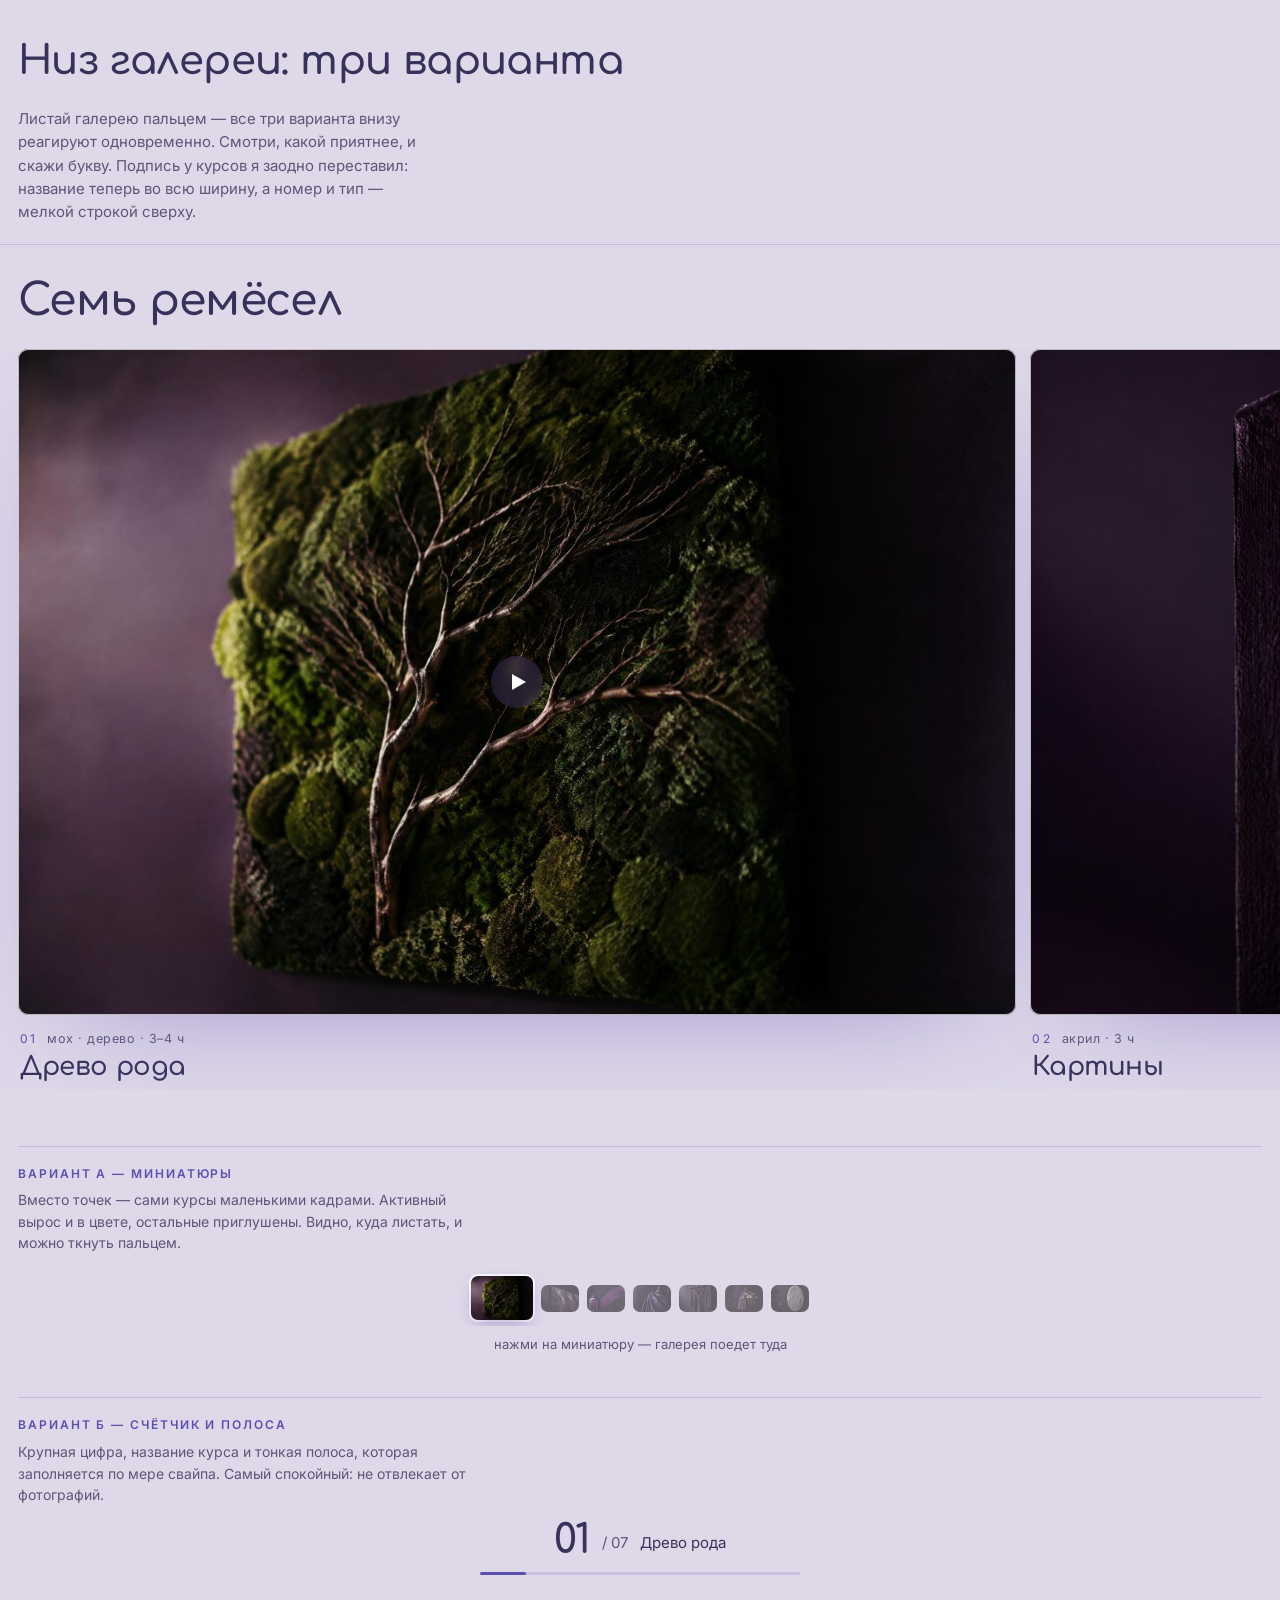
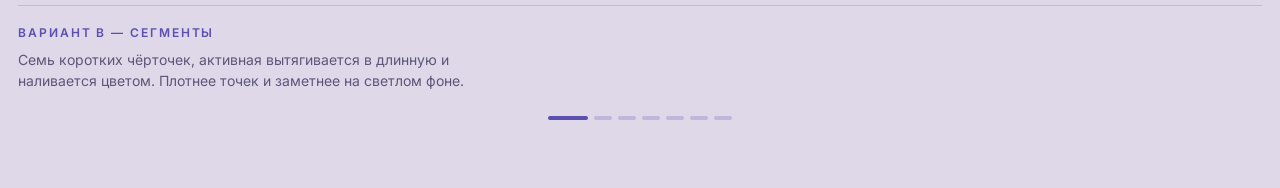
<file: plavnost/gallery.html>
<!DOCTYPE html>
<html lang="ru">
<meta charset="utf-8">
<meta name="viewport" content="width=device-width, initial-scale=1">
<meta name="theme-color" content="#ded8e9">
<title>Низ галереи — три варианта</title>
<link rel="preconnect" href="https://fonts.googleapis.com">
<link rel="preconnect" href="https://fonts.gstatic.com" crossorigin>
<link href="https://fonts.googleapis.com/css2?family=Comfortaa:wght@400;600;700&family=Inter:wght@300;400;500;600&display=swap" rel="stylesheet">
<style>
:root{--bg:#ded8e9;--ink:#37325a;--dim:#5d5678;--acc:#5b4fb0;--line:rgba(90,80,140,.2);
  --ease:cubic-bezier(.22,1,.36,1)}
*{box-sizing:border-box}
body{margin:0;background:var(--bg);color:var(--ink);font:16px/1.55 'Inter',system-ui,sans-serif;
  -webkit-font-smoothing:antialiased;overflow-x:hidden}
h1,h2,h3{font-family:'Comfortaa',system-ui,sans-serif;font-weight:600;letter-spacing:-.015em;margin:0}
.intro{padding:30px 18px 6px}
.intro h1{font-size:clamp(24px,7vw,40px)}
.intro p{color:var(--dim);font-size:15px;max-width:46ch}

/* ---------- галерея (как на сайте) ---------- */
.gal{padding:22px 0 30px;border-top:1px solid var(--line)}
.gal__head{padding:0 18px 14px}
.gal__head h2{font-size:clamp(26px,7.6vw,44px)}
.track{display:flex;gap:14px;padding:0 18px 8px;overflow-x:auto;scroll-snap-type:x mandatory;
  -webkit-overflow-scrolling:touch;scrollbar-width:none}
.track::-webkit-scrollbar{display:none}
.slide{position:relative;flex:0 0 auto;width:78vw;scroll-snap-align:center;scroll-snap-stop:always}
.slide__ph{position:relative;aspect-ratio:3/2;border-radius:10px;overflow:hidden;background:#d3cbe2;
  background-image:var(--img);background-size:cover;background-position:center;
  box-shadow:0 40px 110px -60px rgba(120,105,190,.72), 0 0 0 1px rgba(255,255,255,.7) inset;
  filter:saturate(.96)}
.slide__play{position:absolute;left:50%;top:50%;width:52px;height:52px;border-radius:50%;
  transform:translate(-50%,-50%);background:rgba(64,54,104,.42);backdrop-filter:blur(6px)}
.slide__play::after{content:'';position:absolute;left:54%;top:50%;transform:translate(-50%,-50%);
  border-left:14px solid #fdfcff;border-top:8px solid transparent;border-bottom:8px solid transparent}
/* подпись: номер и тип — мелкой строкой сверху, название во всю ширину снизу.
   Раньше всё стояло в одну строку и заголовку доставалось 117 px из 281 */
.slide__meta{padding:14px 2px 0;display:flex;flex-direction:column;gap:3px}
.meta__top{display:flex;align-items:baseline;gap:10px;font-size:12.5px;color:var(--dim);letter-spacing:.04em}
.meta__top .n{font-size:12px;letter-spacing:.18em;color:var(--acc)}
.slide__meta h3{font-size:clamp(20px,5.4vw,26px);line-height:1.15}

/* ---------- пагинация: три варианта ---------- */
.variants{padding:26px 18px 60px;display:flex;flex-direction:column;gap:30px}
.variant{border-top:1px solid var(--line);padding-top:18px}
.variant__name{font-size:12px;letter-spacing:.16em;text-transform:uppercase;color:var(--acc);font-weight:600}
.variant__note{color:var(--dim);font-size:14px;margin:6px 0 16px;max-width:52ch}

/* A — миниатюры */
.thumbs{display:flex;gap:8px;align-items:center;justify-content:center;flex-wrap:nowrap;
  padding:6px 0;overflow-x:auto;scrollbar-width:none}
.thumbs::-webkit-scrollbar{display:none}
.thumb{flex:0 0 auto;width:38px;height:27px;border-radius:7px;background-size:cover;background-position:center;
  cursor:pointer;border:0;padding:0;opacity:.55;filter:saturate(.5);
  transition:width .45s var(--ease),height .45s var(--ease),opacity .45s var(--ease),filter .45s var(--ease),
             box-shadow .45s var(--ease),transform .3s var(--ease)}
.thumb.on{width:62px;height:44px;opacity:1;filter:saturate(1);
  box-shadow:0 6px 18px -6px rgba(90,75,160,.6),0 0 0 2px rgba(255,255,255,.9)}
.thumb:active{transform:scale(.94)}

/* B — счётчик и полоса */
.counter{display:flex;align-items:flex-end;gap:12px;justify-content:center}
.counter b{font-family:'Comfortaa',system-ui,sans-serif;font-size:40px;line-height:.9;font-weight:600;
  font-variant-numeric:tabular-nums}
.counter span{color:var(--dim);font-size:15px;padding-bottom:4px}
.counter em{font-style:normal;color:var(--ink);font-size:15px;padding-bottom:4px;
  max-width:40vw;overflow:hidden;text-overflow:ellipsis;white-space:nowrap}
.bar{position:relative;height:3px;border-radius:3px;background:rgba(91,79,176,.18);margin:14px auto 0;max-width:320px}
.bar i{position:absolute;left:0;top:0;bottom:0;border-radius:3px;background:var(--acc);width:0}

/* C — сегменты */
.segs{display:flex;gap:6px;justify-content:center;align-items:center;padding:8px 0}
.seg{width:18px;height:4px;border-radius:3px;background:rgba(91,79,176,.24);
  transition:width .5s var(--ease),background-color .5s var(--ease)}
.seg.on{width:40px;background:var(--acc)}
.hint{color:var(--dim);font-size:13px;text-align:center;margin-top:8px}
</style>
<body>

<div class="intro">
  <h1>Низ галереи: три варианта</h1>
  <p>Листай галерею пальцем — все три варианта внизу реагируют одновременно. Смотри, какой приятнее,
     и скажи букву. Подпись у курсов я заодно переставил: название теперь во всю ширину, а номер и тип — мелкой строкой сверху.</p>
</div>

<section class="gal">
  <div class="gal__head"><h2>Семь ремёсел</h2></div>
  <div class="track" id="track">
    <article class="slide" style="--img:url('../img/01.jpg')">
      <div class="slide__ph"><span class="slide__play"></span></div>
      <div class="slide__meta"><div class="meta__top"><span class="n">01</span><span>мох · дерево · 3–4 ч</span></div><h3>Древо рода</h3></div>
    </article>
    <article class="slide" style="--img:url('../img/02.jpg')">
      <div class="slide__ph"><span class="slide__play"></span></div>
      <div class="slide__meta"><div class="meta__top"><span class="n">02</span><span>акрил · 3 ч</span></div><h3>Картины</h3></div>
    </article>
    <article class="slide" style="--img:url('../img/03.jpg')">
      <div class="slide__ph"><span class="slide__play"></span></div>
      <div class="slide__meta"><div class="meta__top"><span class="n">03</span><span>спрей · 2–3 ч</span></div><h3>Стрит-арт</h3></div>
    </article>
    <article class="slide" style="--img:url('../img/04.jpg')">
      <div class="slide__ph"><span class="slide__play"></span></div>
      <div class="slide__meta"><div class="meta__top"><span class="n">04</span><span>ткань · 5 ч</span></div><h3>Платья</h3></div>
    </article>
    <article class="slide" style="--img:url('../img/05.jpg')">
      <div class="slide__ph"><span class="slide__play"></span></div>
      <div class="slide__meta"><div class="meta__top"><span class="n">05</span><span>шнур · 3 ч</span></div><h3>Макраме · панно</h3></div>
    </article>
    <article class="slide" style="--img:url('../img/06.jpg')">
      <div class="slide__ph"><span class="slide__play"></span></div>
      <div class="slide__meta"><div class="meta__top"><span class="n">06</span><span>свет · 4 ч</span></div><h3>Макраме · абажур</h3></div>
    </article>
    <article class="slide" style="--img:url('../img/07.jpg')">
      <div class="slide__ph"><span class="slide__play"></span></div>
      <div class="slide__meta"><div class="meta__top"><span class="n">07</span><span>гипс · 2–3 ч</span></div><h3>Ботанический барельеф</h3></div>
    </article>
  </div>
</section>

<div class="variants">
  <div class="variant">
    <div class="variant__name">Вариант А — миниатюры</div>
    <p class="variant__note">Вместо точек — сами курсы маленькими кадрами. Активный вырос и в цвете,
       остальные приглушены. Видно, куда листать, и можно ткнуть пальцем.</p>
    <div class="thumbs" id="thumbs"></div>
    <p class="hint">нажми на миниатюру — галерея поедет туда</p>
  </div>

  <div class="variant">
    <div class="variant__name">Вариант Б — счётчик и полоса</div>
    <p class="variant__note">Крупная цифра, название курса и тонкая полоса, которая заполняется по мере свайпа.
       Самый спокойный: не отвлекает от фотографий.</p>
    <div class="counter"><b id="numCur">01</b><span>/ 07</span><em id="numName">Древо рода</em></div>
    <div class="bar"><i id="barFill"></i></div>
  </div>

  <div class="variant">
    <div class="variant__name">Вариант В — сегменты</div>
    <p class="variant__note">Семь коротких чёрточек, активная вытягивается в длинную и наливается цветом.
       Плотнее точек и заметнее на светлом фоне.</p>
    <div class="segs" id="segs"></div>
  </div>
</div>

<script>
(function(){
  'use strict';
  var track = document.getElementById('track');
  var slides = [].slice.call(track.querySelectorAll('.slide'));
  var names = slides.map(function(s){ return s.querySelector('h3').textContent; });
  var nums = slides.map(function(s){ return s.querySelector('.n').textContent; });

  /* --- А: миниатюры --- */
  var thumbsBox = document.getElementById('thumbs');
  slides.forEach(function(s, i){
    var img = s.style.getPropertyValue('--img').replace(/^url\(['"]?|['"]?\)$/g, '');
    var b = document.createElement('button');
    b.className = 'thumb';
    b.style.backgroundImage = 'url("' + img + '")';
    b.setAttribute('aria-label', 'Курс ' + (i + 1));
    b.addEventListener('click', function(){ goTo(i); });
    thumbsBox.appendChild(b);
  });
  var thumbs = [].slice.call(thumbsBox.children);

  /* --- В: сегменты --- */
  var segsBox = document.getElementById('segs');
  slides.forEach(function(s, i){
    var d = document.createElement('i');
    d.className = 'seg';
    segsBox.appendChild(d);
    d.addEventListener('click', function(){ goTo(i); });
  });
  var segs = [].slice.call(segsBox.children);

  var numCur = document.getElementById('numCur');
  var numName = document.getElementById('numName');
  var barFill = document.getElementById('barFill');

  function goTo(i){
    var s = slides[i];
    track.scrollTo({ left: s.offsetLeft - (track.clientWidth - s.offsetWidth) / 2, behavior: 'smooth' });
  }

  function frac(){
    var max = track.scrollWidth - track.clientWidth;
    if(max <= 0) return 0;
    return Math.max(0, Math.min(1, track.scrollLeft / max)) * (slides.length - 1);
  }

  function render(){
    var f = frac(), i = Math.round(f);
    thumbs.forEach(function(t, k){ t.classList.toggle('on', k === i); });
    segs.forEach(function(t, k){ t.classList.toggle('on', k === i); });
    numCur.textContent = nums[i];
    numName.textContent = names[i];
    barFill.style.width = ((f + 1) / slides.length * 100).toFixed(1) + '%';
  }

  track.addEventListener('scroll', function(){ requestAnimationFrame(render); }, { passive: true });
  addEventListener('resize', render);
  render();
})();
</script>
</body>
</html>
</file>
<file: style.css>
/* ============================================================
 v3 — скролл-режиссура
 Locomotive (пиннинг, горизонтальная галерея, маски, бегущая строка)
 + Active Theory (живое зерно) + Domestika (понятные карточки)
 Фото: img/01…07.jpg, hero.jpg, master.jpg
 ============================================================ */

:root{
  --cornflower:#5b4fb0;
  --cornflower-soft:#a99ee6;
  --cornflower-deep:#4568d0;
  --bg:#ded8e9;
  --ink:#37325a;
  --dim:#5d5678;
  --line:rgba(90,80,140,.20);
  --clay:#5b4fb0;
  --gold:#5b4fb0;
  --ease:cubic-bezier(.22,1,.36,1);
  --ease-up:cubic-bezier(.25,.46,.45,.94);   /* появление блоков: сильное торможение в конце */
  --pad:clamp(18px,4.4vw,64px);
}

*{box-sizing:border-box}
html{scroll-behavior:smooth;background-color:#d5cee5;overflow-x:clip}
body{margin:0;color:var(--ink);
  background-color:#ded8e9;
  font-family:'Inter',system-ui,-apple-system,'Segoe UI',sans-serif;font-weight:300;
  font-size:16px;line-height:1.62;overflow-x:hidden;-webkit-font-smoothing:antialiased}
/* мягкие «подсветки», медленно дышат */
body::before{content:"";position:fixed;inset:-20%;z-index:0;pointer-events:none;
  background:
    radial-gradient(38% 30% at 22% 18%, rgba(255,255,255,.40), transparent 70%),
    radial-gradient(34% 28% at 78% 72%, rgba(196,182,240,.30), transparent 70%);
  animation:aura 26s ease-in-out infinite}
/* телефон: подсветка статичная — выглядит так же, но не крутится каждый кадр */
@media (max-width:900px){ body::before{animation:none} }
@keyframes aura{0%,100%{transform:translate3d(0,0,0) scale(1)}50%{transform:translate3d(2%,-2%,0) scale(1.06)}}
h1,h2,h3{margin:0;font-family:'Comfortaa',system-ui,sans-serif;font-weight:700;letter-spacing:-.015em;line-height:1.2}
a{color:inherit;text-decoration:none}

/* живое зерно */
.grain{position:fixed;inset:0;z-index:60;pointer-events:none;opacity:.10;
  background-image:url("data:image/svg+xml,%3Csvg xmlns='http://www.w3.org/2000/svg' width='160' height='160'%3E%3Cfilter id='n'%3E%3CfeTurbulence type='fractalNoise' baseFrequency='.9' numOctaves='3'/%3E%3C/filter%3E%3Crect width='160' height='160' filter='url(%23n)'/%3E%3C/svg%3E");
}

/* на большом экране зерно с наложением: телефон его не тянет на каждом кадре */
@media (min-width:901px){
  .grain{inset:-2%;opacity:.13;mix-blend-mode:overlay}
}

/* курсор-точка */
.cursor{position:fixed;top:0;left:0;width:22px;height:22px;border-radius:50%;z-index:70;pointer-events:none;
  border:1px solid rgba(230,240,255,.5);transform:translate(-50%,-50%);transition:width .3s,height .3s,background .3s,opacity .3s;mix-blend-mode:difference}

/* прогресс */
.progress{position:fixed;top:0;left:0;height:2px;width:100%;z-index:80;
  transform:scaleX(0);transform-origin:0 50%;will-change:transform;
  background:linear-gradient(90deg,#4568d0,#6559be);transition:transform .12s linear}

/* шапка */
.bar{position:fixed;top:0;left:0;right:0;z-index:50;display:flex;align-items:center;justify-content:space-between;
  padding:20px var(--pad);font-size:12px;letter-spacing:.16em;text-transform:uppercase;color:var(--dim);
  background:transparent;border-bottom:1px solid transparent;
  transition:background .45s var(--ease),backdrop-filter .45s var(--ease),border-color .45s var(--ease),padding .45s var(--ease)}
.bar.is-solid{background:rgba(240,237,247,.90);backdrop-filter:blur(9px) saturate(140%);
  -webkit-backdrop-filter:blur(9px) saturate(140%);border-bottom-color:var(--line);padding-top:14px;padding-bottom:14px}
/* на телефоне размытие подложки дорогое: плотный фон читается так же */
@media (max-width:900px){
  .bar.is-solid{background:rgba(238,235,246,.97);backdrop-filter:none;-webkit-backdrop-filter:none}
}
.bar__brand{color:var(--ink);letter-spacing:.1em}
.bar__cta{position:relative;color:#5b52a0}
.bar__cta::after{content:"";position:absolute;left:0;right:0;bottom:-4px;height:1px;background:currentColor;
  transform:scaleX(0);transform-origin:left;transition:transform .4s var(--ease)}
.bar__cta:hover::after{transform:scaleX(1)}

/* pill-кнопки — стеклянная капсула из Leonardo (img/btn.png).
   ВАЖНО: фон — только картинка, без второго слоя. Любой дополнительный градиент
   под ней заливает всю коробку и читается как вторая капсула вокруг настоящей. */
.pill{position:relative;isolation:isolate;display:inline-flex;align-items:center;justify-content:center;
  width:216px;height:66px;padding:0 0 16px;border:0;background:none;border-radius:999px;overflow:hidden;
  font-family:'Montserrat',system-ui,sans-serif;
  font-size:18.1px;letter-spacing:.015em;font-weight:500;color:#fdfcff;
  text-shadow:0 1px 10px rgba(52,32,110,.5),0 1px 2px rgba(52,32,110,.4);
  transition:transform .3s cubic-bezier(.2,.9,.3,1.2),box-shadow .3s ease}
/* Надпись — обычным регистром (брат выбрал вариант C). Он занимает те же 158px, что капс,
   но кегль 18,1px против 14,1 — буквы крупнее на четверть, поэтому и читается легче.
   padding-bottom:16px — не «на глаз»: у строчных «р» и «у» есть выносные элементы, чернила
   уходят на 1,9px НИЖЕ центра строки (у капса было на 1px выше). Считал на реальном шрифте,
   чтобы центр чернил остался на −6px от центра капсулы, как брат выбрал.
   margin-left компенсирует прозрачное поле картинки, чтобы капсула встала по краю текста. */
.pill::before{content:"";position:absolute;inset:0;z-index:-1;border-radius:inherit;pointer-events:none;
  background:url('img/btn.png') center/100% 100% no-repeat;
  /* мягкость кнопки (брат выбрал вариант 4 из сравнения):
     насыщенность .74, яркость .93, контраст .82 — блеск приглушён, но не затушено.
     Контраст белой надписи при этом даже вырос: 5.56:1 против 5.42. */
  filter:saturate(.74) brightness(.93) contrast(.82);
  transition:filter .3s ease}
.hero__inner > .pill{margin-left:-10px}
/* по стеклу раз в пять секунд пробегает блик — кнопка «живая» и просит нажатия */
.pill::after{content:"";position:absolute;top:0;left:-45%;width:32%;height:100%;z-index:-1;pointer-events:none;
  background:linear-gradient(100deg,transparent,rgba(255,255,255,.85),transparent);
  animation:sheen 5.4s ease-in-out infinite}
@keyframes sheen{0%,60%{transform:translateX(0);opacity:0}8%{opacity:.9}72%{transform:translateX(460%);opacity:0}100%{transform:translateX(460%);opacity:0}}
.pill:hover{transform:translateY(-2px)}
.pill:hover::before{filter:saturate(.80) brightness(.97) contrast(.88)}
.pill:active{transform:translateY(4px) scale(.99)}
.pill:active::before{filter:brightness(.97)}
.pill--line{width:auto;height:52px;padding:0 26px;border:1px solid rgba(90,80,140,.35);color:#5b4fb0}
.pill--line::before{display:none}
.pill--line:hover{background:rgba(120,105,190,.12);transform:translateY(-2px)}
/* залитая (не стеклянная) — на светлом фоне нужна там, где важна максимальная заметность */
.pill--dark,.pill--clay{color:#fdfcff;text-shadow:0 1px 8px rgba(42,52,120,.45)}
.pill--dark::before,.pill--clay::before{
  background:linear-gradient(120deg,#4568d0,#6b5cc4);border-color:transparent;
  box-shadow:0 14px 30px -10px rgba(91,127,224,.55), inset 0 1px 0 rgba(255,255,255,.4)}
.pill--dark:hover::before,.pill--clay:hover::before{
  background:linear-gradient(120deg,#3d5fc8,#5b4fb0)}
.pill--line{border-color:var(--line);color:var(--ink);background:transparent}
.pill--line:hover{border-color:var(--ink)}

/* ---------- ГЕРОЙ ---------- */
/* ВАЖНО: 100svh, а НЕ 100dvh.
   dvh — «динамическая» высота: в Chrome на Android она меняется, когда при скролле
   прячется адресная строка. Герой из-за этого подрастал, а картинка с cover
   пересчитывалась — читалось как «пролистнул и размер поменялся».
   svh — высота при показанной адресной строке, она не меняется никогда.
   Если внизу останется полоска — она того же цвета, что фон страницы, и не видна. */
.hero{position:relative;height:100vh;height:100svh;min-height:620px;overflow:hidden;display:flex;align-items:stretch}
/* запас по высоте: сдвиг параллакса не должен оголять край картинки */
/* ВАЖНО: слои выровнены по ВЕРХУ героя, а запас уходит ВНИЗ.
   Предметы на картинке живут в верхней половине, ниже — пустой фон.
   Если дать запас сверху, картинка растягивается и верх композиции уезжает
   за край (так и было). Снизу пусто — там обрезка незаметна. */
.hero__media{position:absolute;inset:0 0 -12% 0;will-change:transform}
/* Медленный дрейф: картинка неспешно едет и дышит — «живость» без видеофайла.
   Отдельным слоем, потому что на .hero__media висит параллакс из JS: инлайновый
   transform перебил бы CSS-анимацию. 34 с на проход, туда-обратно. */
.hero__drift{position:absolute;inset:0 -5% -6% -5%;will-change:transform;
  background-image:var(--hero-mobile,none),url('img/hero.jpg?v=69');
  background-size:cover;background-position:center,72% center;
  /* точка роста — верхний край: картинка «дышит» вниз, а верх композиции
     остаётся ровно на месте и никогда не срезается */
  transform-origin:50% 0;
  animation:drift 34s ease-in-out infinite alternate}
/* дрейф не крутится, когда герой ушёл за экран — телефон не греется зря */
.hero--paused .hero__drift{animation-play-state:paused}
/* ВАЖНО: масштаб постоянный — картинка только едет вбок.
   Если масштаб менять в анимации, Chrome перерисовывает её растр каждый кадр
   (отсюда дёрганье), а глазу это читается как «размер поменялся». */
@keyframes drift{
  from{transform:translate3d(-2%,0,0)}
  to{transform:translate3d(2%,0,0)}
}
/* светлая вуаль: картинка дышит сверху, низ ровно уходит в фон страницы —
   текст теперь тёмный, поэтому шторки не затемняют, а наоборот проясняют */
.hero::before{content:"";position:absolute;inset:0;z-index:1;pointer-events:none;
  background:
    linear-gradient(to top,
      #ded8e9 0%,
      rgba(222,216,233,.92) 12%,
      rgba(222,216,233,.62) 24%,
      rgba(222,216,233,.30) 38%,
      rgba(222,216,233,.10) 52%,
      rgba(222,216,233,0) 66%),
    linear-gradient(180deg,
      rgba(238,234,247,.80) 0%,
      rgba(238,234,247,.44) 7%,
      rgba(238,234,247,0) 20%)}
.hero::after{content:"";position:absolute;inset:0;z-index:1;pointer-events:none;
  background:radial-gradient(135% 112% at 48% 40%,rgba(200,190,222,0) 55%,rgba(196,186,220,.26) 100%)}
/* 16:9 — мягче снизу, плюс лёгкая светлая подложка слева под текстом */
@media (min-width:901px){
  .hero::before{background:
    linear-gradient(to top,
      #ded8e9 0%, rgba(222,216,233,.99) 10%, rgba(222,216,233,.91) 18%,
      rgba(222,216,233,.77) 26%, rgba(222,216,233,.57) 34%, rgba(222,216,233,.39) 42%,
      rgba(222,216,233,.19) 50%, rgba(222,216,233,.12) 58%, rgba(222,216,233,.07) 66%,
      rgba(222,216,233,.03) 74%, rgba(222,216,233,0) 82%),
    linear-gradient(96deg,
      rgba(238,234,247,.60) 0%,
      rgba(238,234,247,.34) 30%,
      rgba(238,234,247,.10) 55%,
      rgba(238,234,247,0) 72%)}
}
.hero__inner{position:relative;z-index:2;display:flex;flex-direction:column;
  padding:clamp(64px,11vh,120px) var(--pad) clamp(40px,7vh,90px);max-width:1100px;width:100%}
.hero__kicker{font-size:11.5px;letter-spacing:.18em;text-transform:uppercase;color:#5b4fb0;margin:0 0 22px;
  text-shadow:0 1px 14px rgba(255,255,255,.8)}
.hero__title{font-size:clamp(46px,10.2vw,152px);font-weight:700;letter-spacing:-.028em;
  text-shadow:0 3px 34px rgba(255,255,255,.66),0 1px 3px rgba(255,255,255,.5),0 0 70px rgba(120,105,190,.26)}
.hero__lead{max-width:42ch;margin:22px 0 0;color:rgba(56,50,92,.92);line-height:1.56;
  font-size:clamp(15px,1.3vw,18px);text-shadow:0 1px 16px rgba(255,255,255,.85),0 1px 2px rgba(255,255,255,.6)}
/* подсказка «листайте»: на светлом фоне держим её очень деликатной,
   иначе тонкая палка у края читается как артефакт вёрстки */
.hero__scroll{position:absolute;right:var(--pad);bottom:clamp(40px,7vh,90px);width:1px;height:52px;
  background:rgba(90,80,140,.14);z-index:2;display:none}
/* на большом экране подсказка уместна, на телефоне это лишняя палка у края — там и так свайпят */
@media (min-width:901px){ .hero__scroll{display:block} }
.hero__scroll span{position:absolute;top:0;left:-1px;width:2px;height:14px;
  background:rgba(91,79,176,.42);animation:drop 2.6s var(--ease) infinite}
@keyframes drop{0%{top:0;opacity:0}30%{opacity:1}100%{top:52px;opacity:0}}

/* маски для появления строк */
.mask{display:block;overflow:hidden;padding-bottom:.22em;margin-bottom:-.16em}
.mask__i{display:block;transform:translateY(105%);transition:transform 1.15s var(--ease-up)}
.is-in .mask__i{transform:none}
.is-in .mask:nth-child(2) .mask__i{transition-delay:.12s}

/* общий ревил */
[data-rv]{opacity:0;transform:translateY(64px);transition:opacity 1.15s var(--ease-up),transform 1.15s var(--ease-up)}
[data-rv].is-in{opacity:1;transform:none}

/* ---------- ВЫСКАЗЫВАНИЕ ---------- */
.statement{padding:clamp(90px,16vh,190px) var(--pad);max-width:1150px;margin:0 auto}
.statement__text{font-size:clamp(22px,3.8vw,50px);font-weight:300;letter-spacing:-.03em;line-height:1.15;margin:0;
  color:#5b4fb0;text-shadow:0 0 60px rgba(120,105,190,.45)}
.statement__text em{font-style:italic;color:#6b5cc4}

/* ---------- БЕГУЩАЯ СТРОКА ---------- */
.marquee{position:relative;padding:clamp(16px,3.2vh,34px) 0;overflow:hidden;
  border-top:1px solid rgba(90,80,140,.10);border-bottom:1px solid rgba(90,80,140,.10)}
.marquee::before,.marquee::after{content:"";position:absolute;top:0;bottom:0;width:clamp(50px,12vw,200px);z-index:2;pointer-events:none}
.marquee::before{left:0;background:linear-gradient(90deg,#ded8e9,transparent)}
.marquee::after{right:0;background:linear-gradient(270deg,#ded8e9,transparent)}
.marquee__row{display:flex;gap:0;white-space:nowrap;width:max-content;
  font-family:'Inter',system-ui,sans-serif;font-weight:500;
  font-size:clamp(13px,3.4vw,17px);letter-spacing:.01em;color:var(--dim)}
.marquee__row span{padding-right:clamp(20px,5vw,44px);animation:mq 70s linear infinite}
.marquee__row span em{font-style:normal;margin:0 .55em;color:var(--acc);opacity:.65}
.marquee__row[data-dir="right"] span{animation-direction:reverse}
.marquee__row--ghost{color:rgba(93,86,120,.45);font-size:clamp(12px,3vw,15px);margin-top:12px}
@keyframes mq{from{transform:translateX(0)}to{transform:translateX(-100%)}}

/* ---------- ГОРИЗОНТАЛЬНАЯ ГАЛЕРЕЯ ---------- */
.gallery{position:relative;background:linear-gradient(180deg,rgba(120,105,190,.12),rgba(120,105,190,.18) 50%,rgba(120,105,190,.09))}
.gallery__sticky{position:sticky;top:0;height:100svh;display:flex;flex-direction:column;justify-content:center;overflow:hidden}
/* мягкие края: карточки не «обрубаются», а растворяются */
.gallery__sticky::before,.gallery__sticky::after{content:"";position:absolute;top:0;bottom:0;width:clamp(40px,9vw,150px);z-index:3;pointer-events:none}
.gallery__sticky::before{left:0;background:linear-gradient(90deg,#ded8e9 0%,rgba(222,216,233,.6) 45%,transparent 100%)}
.gallery__sticky::after{right:0;background:linear-gradient(270deg,#ded8e9 0%,rgba(222,216,233,.6) 45%,transparent 100%)}
.gallery__head{display:flex;align-items:baseline;justify-content:space-between;gap:20px;padding:0 var(--pad) 22px}
.gallery__head h2{font-size:clamp(21px,3vw,38px);text-shadow:0 0 50px rgba(120,105,190,.45)}
.gallery__hint{font-size:12px;letter-spacing:.17em;text-transform:uppercase;color:#6559be;margin:0}
.track{display:flex;gap:clamp(14px,2vw,26px);padding:0 var(--pad);will-change:transform}

.slide{position:relative;flex:0 0 auto;width:min(46vw,560px)}
.slide__ph{position:relative;aspect-ratio:3/2;border-radius:10px;overflow:hidden;background:#d3cbe2;
  background-image:linear-gradient(180deg,rgba(190,181,214,.02),rgba(190,181,214,.18)),var(--img);
  background-size:cover;background-position:center;
  box-shadow:0 48px 130px -60px rgba(120,105,190,.72), 0 0 0 1px rgba(255,255,255,.7) inset;
  transform:scale(1);transition:transform .9s var(--ease),filter .7s ease,box-shadow .7s ease;filter:saturate(.96)}
.slide:hover .slide__ph{transform:scale(1.03);filter:saturate(1.04);
  box-shadow:0 58px 150px -60px rgba(120,105,190,.85), 0 0 0 1px rgba(100,90,155,.22) inset}
/* подпись в столбик: в одну строку заголовку доставалось 117 px из 281,
   и «Ботанический барельеф» рвался на два куска. Теперь название во всю ширину. */
.slide__meta{display:flex;flex-direction:column;gap:3px;padding:14px 2px 0}
.meta__top{display:flex;align-items:baseline;gap:10px;font-size:12.5px;color:var(--dim);letter-spacing:.04em}
.slide__meta .n{font-size:12px;letter-spacing:.18em;color:#5b4fb0}
.slide__meta h3{font-family:'Comfortaa',system-ui,sans-serif;
  font-size:clamp(20px,5.2vw,30px);font-weight:700;letter-spacing:-.02em;line-height:1.15}
.slide__meta p{margin:0;font-size:12.5px;color:var(--dim);letter-spacing:.04em}

/* ---------- МАСТЕР ---------- */
.master{display:grid;grid-template-columns:.95fr 1.05fr;gap:clamp(24px,5vw,80px);align-items:center;
  padding:clamp(80px,14vh,170px) var(--pad);border-top:1px solid var(--line)}
.master__photo{aspect-ratio:4/5;border-radius:10px;overflow:hidden;background:#d3cbe2;will-change:transform;
  box-shadow:0 40px 100px -55px rgba(110,95,180,.6);
  background-image:linear-gradient(180deg,rgba(190,181,214,.02),rgba(190,181,214,.12)),url('img/master.jpg?v=66');
  background-size:cover;background-position:center}
.master__text .kicker{margin:0 0 16px;font-size:12.5px;letter-spacing:.17em;text-transform:uppercase;color:#5b4fb0}
.master__text h2{font-size:clamp(28px,4.2vw,56px);margin-bottom:18px;font-weight:600}
.master__text p{color:var(--dim);max-width:46ch;margin:0 0 28px}

/* ---------- ПОКУПКА ---------- */
.buy{padding:clamp(90px,16vh,190px) var(--pad);border-top:1px solid var(--line)}
.buy h2{font-size:clamp(26px,4.6vw,64px);font-weight:600;letter-spacing:-.04em}
/* Курсив здесь синтетический: у Comfortaa нет настоящего italic, браузер наклоняет буквы сам.
   Наклонённые глифы вылезают за коробку элемента, а градиент с background-clip:text заливается
   строго по коробке — поэтому крайние буквы не закрашивались и выглядели обрезанными.
   Лечим большими полями: они расширяют область заливки с запасом.
   Отрицательный margin той же величины возвращает layout на место — иначе появился бы
   лишний зазор перед «Татьяне». Заливка идёт только по буквам (background-clip:text),
   поэтому расширенная область ничем не пачкает. */
.buy h2 em{font-style:italic;padding:.1em .5em;margin:0 -.5em;
  background:linear-gradient(100deg,#6b5cc4,#4568d0);
  -webkit-background-clip:text;background-clip:text;color:transparent}
.buy p{color:var(--dim);margin:22px 0 32px;max-width:48ch}
.buy__row{display:flex;gap:14px;flex-wrap:wrap}
.buy__row .pill{max-width:330px}

/* футер */
.foot{display:flex;justify-content:space-between;gap:16px;flex-wrap:wrap;
  padding:26px var(--pad);border-top:1px solid var(--line);color:var(--dim);font-size:12px;letter-spacing:.06em}

/* ---------- адаптив ---------- */
/* ТЕЛЕФОН: картинка в натуральную величину.
   Предметы на ней занимают верхние 57%, поэтому любое растягивание опускает их
   вниз — и они заезжают под текст. Здесь размер ровно по высоте слоя (auto 104%),
   верх прибит к верху героя, а запас на сдвиг даётся только по бокам. */
@media (max-width:900px){
  :root{--hero-mobile:url('img/hero-mobile.jpg?v=68')}
  .hero__media{inset:0}
  .hero__drift{inset:0 -3% 0 -3%;background-size:cover;background-position:50% 0}
  /* текст опускаем ниже предметов и собираем в ровный ритм:
     подпись 10 → заголовок 12 → лид 13 → кнопка. Отступы растут,
     поэтому блок читается как одно целое, а не как набор строк */
  .hero__inner{padding-bottom:clamp(8px,1.6vh,22px)}
  .hero__kicker{margin:0 0 10px}
  .hero__lead{margin-top:12px}
  .hero__inner > .pill{margin-top:13px}
  .hero__drift{background-position:center,center}
  .slide{width:78vw}
  .gallery__sticky{height:auto;position:relative;padding:60px 0}
  .track{transform:none!important;overflow-x:auto;scroll-snap-type:x mandatory;-webkit-overflow-scrolling:touch;padding-bottom:18px}
  .slide{scroll-snap-align:center}
  .master{grid-template-columns:1fr}
  .cursor{display:none}
}
@media (prefers-reduced-motion:reduce){
  *{animation:none!important;transition:none!important}
  [data-rv]{opacity:1;transform:none}
  .mask__i{transform:none}
}

/* ---------- «что внутри курса» ---------- */
.inside{padding:clamp(56px,10vh,110px) var(--pad);border-bottom:1px solid var(--line)}
.inside__k{display:block;font-size:12.5px;letter-spacing:.17em;text-transform:uppercase;color:#5b4fb0;margin-bottom:clamp(20px,3vw,34px)}
.inside__list{list-style:none;display:grid;gap:clamp(16px,2.4vw,32px);
  grid-template-columns:repeat(auto-fit,minmax(210px,1fr));margin:0;padding:0}
.inside__list li{padding-top:18px;border-top:1px solid var(--line);display:flex;flex-direction:column;gap:7px;
  transition:border-color .4s var(--ease)}
.inside__list li:hover{border-color:rgba(100,90,155,.55)}
.inside__list b{font-weight:500;font-size:16px;letter-spacing:-.01em}
.inside__list span{color:var(--dim);font-size:13.5px}

/* ---------- типографская мелочь: без «висячих» тире и одиноких слов ---------- */
.hero__lead,.statement__text,.master__text p,.buy p,.slide__meta h3{text-wrap:pretty}
h2{text-wrap:balance}
/* на узких экранах капсула чуть компактнее, чтобы не вылезать */
@media (max-width:420px){
  .pill{width:200px}
}

/* на телефоне подсказка «прокрутите» не нужна — там свайп */
@media (max-width:900px){ .gallery__hint{display:none} }

/* ================= СТОИМОСТЬ ================= */
.price{padding:clamp(70px,12vh,150px) var(--pad);border-top:1px solid var(--line)}
.price h2{font-size:clamp(26px,4.2vw,56px);margin-bottom:18px}
.price__lead{color:var(--dim);max-width:52ch;margin:0 0 clamp(24px,4vw,40px);font-size:clamp(15px,1.25vw,17.5px)}
.price__list{list-style:none;display:grid;gap:clamp(14px,2vw,26px);
  grid-template-columns:repeat(auto-fit,minmax(220px,1fr));margin:0 0 clamp(28px,4vw,44px);padding:0}
.price__list li{display:flex;flex-direction:column;gap:6px;padding-top:16px;border-top:1px solid var(--line)}
.price__list b{font-family:'Comfortaa',system-ui,sans-serif;font-weight:700;font-size:17px;letter-spacing:-.01em}
.price__list span{color:var(--dim);font-size:14px}

/* ================= FAQ ================= */
.faq{padding:clamp(70px,12vh,150px) var(--pad);border-top:1px solid var(--line)}
.faq h2{font-size:clamp(26px,4.2vw,56px);margin-bottom:clamp(22px,3.4vw,40px)}
.faq__list{margin:0}
.faq__list details{border-bottom:1px solid var(--line)}
.faq__list summary{cursor:pointer;list-style:none;padding:20px 0;display:flex;align-items:center;justify-content:space-between;gap:16px;
  font-family:'Comfortaa',system-ui,sans-serif;font-weight:600;font-size:clamp(16px,1.5vw,21px);letter-spacing:-.01em;
  transition:color .3s var(--ease)}
.faq__list summary::-webkit-details-marker{display:none}
.faq__list summary::after{content:"+";font-size:22px;color:#5b4fb0;transition:transform .35s var(--ease)}
.faq__list details[open] summary::after{transform:rotate(45deg)}
.faq__list summary:hover{color:#5b4fb0}
.faq__list p{margin:0 0 22px;color:var(--dim);max-width:60ch}

/* ===== НИЗ ГАЛЕРЕИ: миниатюры курсов (выбран вариант А) =====
   Вместо точек — сами курсы маленькими кадрами. Активный растёт и наливается
   цветом, остальные приглушены: видно, куда листать, и можно ткнуть пальцем. */
.dots{
  position:relative;display:flex;gap:8px;justify-content:center;align-items:center;
  padding:22px 18px 0;
}
.dots .thumb{
  position:relative;flex:0 0 auto;display:block;padding:0;border:0;cursor:pointer;
  width:34px;height:23px;border-radius:7px;
  background-size:cover;background-position:center;background-color:#d3cbe2;
  opacity:.5;filter:saturate(.5);
  transition:width .5s var(--ease),height .5s var(--ease),opacity .45s ease,
             filter .45s ease,box-shadow .5s var(--ease),transform .3s var(--ease);
}
/* зона нажатия шире кадра — пальцу удобно */
.dots .thumb::after{content:"";position:absolute;inset:-12px -5px}
.dots .thumb.on{
  width:56px;height:37px;opacity:1;filter:saturate(1);
  box-shadow:0 8px 20px -8px rgba(90,75,160,.65), 0 0 0 2px rgba(255,255,255,.92);
}
.dots .thumb:active{transform:scale(.94)}
@media (min-width:901px){
  .dots{gap:10px;padding-top:26px}
  .dots .thumb{width:46px;height:31px;border-radius:8px}
  .dots .thumb.on{width:74px;height:50px}
}

/* ================= КРУПНЕЕ ТЕКСТ ================= */
body{font-size:17px}
.hero__lead{font-size:clamp(16px,1.35vw,19px)}
.hero__title{font-size:clamp(46px,10.6vw,170px)}
.inside__list b{font-size:17px}
.inside__list span{font-size:14.5px}

/* палец: увеличиваем зону нажатия у ссылки в шапке */
.bar__cta{padding:12px 2px;margin:-12px 0;min-height:44px;display:inline-flex;align-items:center}

/* значок «видео» на превью курсов */
.slide__ph{position:relative}
.slide__play{position:absolute;left:50%;top:50%;width:56px;height:56px;border-radius:50%;
  transform:translate(-50%,-50%);
  background:rgba(64,54,104,.42);backdrop-filter:blur(6px);
  border:1px solid rgba(255,255,255,.7);box-shadow:0 10px 30px -12px rgba(64,54,104,.55);
  transition:transform .45s var(--ease),background .3s}
.slide__play::after{content:"";position:absolute;left:52%;top:50%;transform:translate(-50%,-50%);
  border-left:15px solid #fdfcff;border-top:9px solid transparent;border-bottom:9px solid transparent}
.slide:hover .slide__play{transform:translate(-50%,-50%) scale(1.1);background:rgba(110,120,230,.55)}

/* текстовые ссылки: расширяем зону нажатия, не меняя вид */
.tlink{position:relative;display:inline-block;color:var(--ink);
  border-bottom:1px solid rgba(90,80,140,.5);padding-bottom:3px;
  transition:border-color .3s var(--ease),color .3s var(--ease)}
.tlink:hover{border-color:var(--ink);color:#5b52a0}
.tlink--big{font-family:'Comfortaa',system-ui,sans-serif;font-weight:600;letter-spacing:-.01em;
  font-size:clamp(16px,2vw,22px);border-bottom-width:2px}
.tlink::before{content:"";position:absolute;inset:-15px 0}
.bar__cta::before{content:"";position:absolute;inset:-14px 0}

/* герой: текст сверху, кнопка — внизу */
.hero__inner > .pill{margin-top:auto;align-self:flex-start;flex:0 0 auto}

/* ===== ГЕРОЙ: текст и кнопка стоят внизу, в тёмной зоне ===== */
/* ни одна строка заголовка не переносится и не «разваливает» вёрстку */
.hero__title .mask__i{white-space:nowrap}
.hero__title{font-size:clamp(31px,9.2vw,62px);line-height:1.12}
.hero__inner{min-height:0;justify-content:flex-end;
  padding-top:clamp(76px,13vh,140px);
  padding-bottom:clamp(20px,3.4vh,46px)}
.hero__inner > .pill{margin-top:clamp(26px,5vh,52px)}
@media (min-width:901px){
  .hero__title{font-size:clamp(52px,5vw,88px)}
}
@media (max-width:900px){
  .hero__lead{margin-top:16px}
}
@media (max-width:380px){
  .hero__title{font-size:clamp(28px,8.6vw,38px)}
}

/* ===== ГЕРОЙ: композиция — метка уходит наверх, текстовый блок живёт в тёмной зоне внизу =====
   В картинке пусто (плоско и темно): низ кадра — с 50% на десктопе, с 62% на телефоне.
   Туда и ставим весь текст одной колонкой, с ровным ритмом отступов. */
.hero__inner{
  min-height:0;
  justify-content:flex-end;
  padding-top:clamp(72px,12vh,132px);
  padding-bottom:clamp(20px,3.4vh,46px);
}
/* метка стоит над заголовком — в тёмной зоне, где читается */
.hero__kicker{margin:0 0 clamp(12px,2vh,18px);font-size:12px;letter-spacing:.18em;color:#4a4270}
.hero__title{font-size:clamp(31px,9.2vw,62px);line-height:1.12;letter-spacing:-.015em}
.hero__lead{margin-top:clamp(14px,2.2vh,22px);max-width:36ch;font-size:clamp(15px,1.25vw,17px)}
.hero__inner > .pill{margin-top:clamp(13px,2.2vh,28px);align-self:flex-start;flex:0 0 auto}

@media (min-width:901px){
  .hero__inner{padding-bottom:clamp(30px,4.6vh,64px)}
  .hero__title{font-size:clamp(44px,4.5vw,76px)}
  .hero__lead{max-width:40ch}
}
@media (min-width:1500px){
  .hero__title{font-size:clamp(72px,4.8vw,92px)}
}
@media (max-width:900px){
  .hero__lead{max-width:36ch}
  /* на телефоне шторки те же, что и в базе — отдельных правил больше не нужно */
  .hero__media{-webkit-mask-image:none;mask-image:none}
}
@media (max-width:420px){
  .hero__title{font-size:clamp(29px,8.8vw,40px)}
  .hero__lead{max-width:none}
}

/* ===== ГЕРОЙ: картинка мягко растворяется в фон =====
   Раньше это делала маска (mask-image) — но маска заставляет браузер пересчитывать
   затухание на каждом кадре дрейфа, поэтому её заменили на вуаль с посчитанным
   профилем (разница по цвету меньше 0,6%, то есть незаметна). Маску оставили
   только телефонам, где она и была отключена. */
.hero__media{
  -webkit-mask-image:none;mask-image:none;
}
@media (min-width:901px){
  .hero__media{
    -webkit-mask-image:none;mask-image:none;
  }
}

/* галерея листается пальцем мягко, по одному курсу, без полосы прокрутки */
@media (max-width:900px){
  .track{scroll-behavior:smooth;overscroll-behavior-x:contain;scrollbar-width:none}
  .track::-webkit-scrollbar{display:none}
  .slide{scroll-snap-stop:always}
}
@media (prefers-reduced-motion:reduce){
  .track{scroll-behavior:auto}
}

/* ===== отклик кнопки: волна от точки касания + лепестки лаванды ===== */
.pill span{position:relative;z-index:2}
.pill .ripple{position:absolute;z-index:1;border-radius:50%;pointer-events:none;
  transform:translate(-50%,-50%) scale(0);
  background:radial-gradient(circle,rgba(255,255,255,.8),rgba(255,255,255,0) 70%);
  animation:ripple .62s var(--ease) forwards}
@keyframes ripple{to{transform:translate(-50%,-50%) scale(1);opacity:0}}
.petal{position:fixed;z-index:999;pointer-events:none;border-radius:60% 0 60% 0;
  box-shadow:0 0 6px rgba(140,120,220,.5)}


/* ===== ТЕЛЕФОН: посадка текста под предметами =====
   Предметы на картинке занимают верхние ~55%, ниже — пустой фон.
   Задача: текст должен начинаться ПОСЛЕ них, но всё ещё помещаться в экран.
   Поэтому отступы внутри блока поджаты (8 → 10 → 10 — ровный, чуть растущий ритм),
   а межстрочные в заголовке и лиде уменьшены: это даёт ~37 px вниз без потери вида. */
@media (max-width:900px){
  .hero__inner{padding-bottom:clamp(6px,1.3vh,18px)}
  .hero__kicker{margin:0 0 8px}
  .hero__title{line-height:1.06}
  .hero__lead{margin-top:10px;line-height:1.42}
  .hero__inner > .pill{margin-top:10px}
}


/* ===== НИКАКОЙ СИСТЕМНОЙ ПОДСВЕТКИ ПРИ КАСАНИИ =====
   Chrome на Android при касании рисует поверх элемента серо-синий прямоугольник.
   На миниатюрах он ещё и больше кадра, потому что зона нажатия расширена через ::after, —
   читалось как «квадратик» при нажатии. Отклик у нас свой: миниатюра сжимается,
   у кнопки — волна и лепестки. Системную подсветку убираем. */
a,button,.thumb,.pill,.tlink,.bar__cta,.dots .thumb{-webkit-tap-highlight-color:transparent}
.dots .thumb:focus{outline:none}
/* но для клавиатуры кольцо оставляем — иначе непонятно, где находишься */
.dots .thumb:focus-visible,.pill:focus-visible,.tlink:focus-visible,.bar__cta:focus-visible{
  outline:2px solid var(--acc);outline-offset:3px;border-radius:8px}
</file>
<file: plavnost/style.css>
/* Плавность — песочница. Палитра и шрифты как на лендинге «Семь ремёсел». */
:root{
  --bg:#ded8e9; --ink:#37325a; --dim:#5d5678; --acc:#5b4fb0;
  --line:rgba(90,80,140,.20);
  --ease:cubic-bezier(.22,1,.36,1);
  --ease-syntx:cubic-bezier(.25,.46,.45,.94);
  --pad:clamp(18px,4.4vw,64px);
}
*{box-sizing:border-box}
html{-webkit-text-size-adjust:100%}
body{
  margin:0;background:var(--bg);color:var(--ink);
  font:16px/1.55 'Inter',system-ui,-apple-system,'Segoe UI',sans-serif;
  -webkit-font-smoothing:antialiased;
}
h1,h2,h3{font-family:'Comfortaa',system-ui,sans-serif;font-weight:600;line-height:1.2;
  letter-spacing:-.015em;margin:0}

/* ---------- шапка ---------- */
.head{padding:clamp(34px,9vh,84px) var(--pad) clamp(22px,5vh,44px)}
.kicker{margin:0 0 12px;font-size:12px;letter-spacing:.18em;text-transform:uppercase;color:var(--dim)}
.head h1{font-size:clamp(30px,8.4vw,58px)}
.lead{margin:16px 0 0;max-width:56ch;color:var(--dim)}

/* ---------- блоки ---------- */
.blk{padding:clamp(30px,7vh,72px) var(--pad);border-top:1px solid var(--line)}
.blk__head .num{font-size:12px;letter-spacing:.18em;color:var(--acc);font-weight:600}
.blk__head h2{font-size:clamp(22px,5.4vw,34px);margin:8px 0 12px}
.hint{margin:0 0 18px;max-width:62ch;color:var(--dim);font-size:15px}
.hint b{color:var(--ink);font-weight:600}
.hint i{font-style:normal;border-bottom:1px dashed var(--line)}
.hint--tiny{font-size:13px;margin:10px 0 0}
code{font:13px/1.4 ui-monospace,Menlo,monospace;background:rgba(120,105,190,.14);
  padding:2px 6px;border-radius:6px}

/* ---------- 01 живой фон ---------- */
.demo{}
.hero{
  position:relative;border-radius:20px;overflow:hidden;isolation:isolate;
  min-height:min(66vh,470px);display:flex;align-items:flex-end;
  box-shadow:0 18px 44px rgba(80,70,130,.22);
}
.hero__media{
  position:absolute;inset:0;z-index:0;
  background:url('../img/hero-mobile.jpg') center/cover no-repeat;
  will-change:transform;
}
@media (min-width:820px){
  .hero__media{background-image:url('../img/hero.jpg')}
  .hero{min-height:min(70vh,540px)}
}
.hero__media::after{
  content:'';position:absolute;inset:0;
  background:linear-gradient(180deg,rgba(222,216,233,.10) 0%,rgba(222,216,233,.42) 52%,#ded8e9 100%);
}
/* дрейф: медленный «кен-бёрнс» — фон едет и слегка дышит */
.hero__media[data-drift]{animation-name:drift;animation-timing-function:ease-in-out;
  animation-iteration-count:infinite;animation-direction:alternate}
.hero__media[data-drift="20"]{animation-duration:20s}
.hero__media[data-drift="12"]{animation-duration:12s}
.hero__media[data-drift="34"]{animation-duration:34s}
@keyframes drift{
  from{transform:scale(1.04) translate3d(-1.2%,-0.8%,0)}
  to{transform:scale(1.11) translate3d(1.4%,1.2%,0)}
}
.hero__inner{position:relative;z-index:1;padding:clamp(18px,4.4vw,44px);width:100%}
.hero__kicker{margin:0 0 10px;font-size:11px;letter-spacing:.2em;text-transform:uppercase;color:var(--acc)}
.hero__title{font-size:clamp(26px,7vw,48px)}
.hero__lead{margin:10px 0 0;color:var(--dim);font-size:15px;max-width:34ch}
/* появление контента героя */
.hero__inner>*{opacity:0;transform:translateY(64px);
  transition:opacity 1.15s var(--ease-syntx),transform 1.15s var(--ease-syntx)}
.hero__inner.is-in>*{opacity:1;transform:none}
.hero__inner.is-in>*:nth-child(2){transition-delay:.06s}
.hero__inner.is-in>*:nth-child(3){transition-delay:.12s}

/* ---------- 02 лента ---------- */
.tape-lab{margin:0 0 6px;font-size:12px;letter-spacing:.14em;text-transform:uppercase;color:var(--dim)}
.tape{display:flex;overflow:hidden;margin-bottom:20px;
  -webkit-mask-image:linear-gradient(90deg,transparent,#000 8%,#000 92%,transparent);
  mask-image:linear-gradient(90deg,transparent,#000 8%,#000 92%,transparent)}
.tape__row{display:flex;align-items:center;flex-shrink:0;
  animation:tape-move linear infinite;padding-right:24px;white-space:nowrap}
.tape--70 .tape__row{animation-duration:70s}
.tape--40 .tape__row{animation-duration:40s}
.tape--26 .tape__row{animation-duration:26s}
@keyframes tape-move{from{transform:translateX(0)}to{transform:translateX(-100%)}}
.tape--small .item,.tape--small .dot{font-size:clamp(13px,3.4vw,17px);color:var(--dim)}
.tape--small .item{font-weight:500}
.tape--small .dot{margin:0 12px;color:var(--acc);opacity:.75}
.tape--big .item{font-family:'Comfortaa',sans-serif;font-size:clamp(24px,6.2vw,56px);
  letter-spacing:-.02em;color:var(--ink)}
.note{margin:0;color:var(--dim);font-size:14px}

/* ---------- 03 появление ---------- */
.cards{display:grid;gap:12px;grid-template-columns:repeat(auto-fit,minmax(160px,1fr))}
.card{background:rgba(255,255,255,.66);border-radius:16px;padding:18px 20px;
  box-shadow:0 3px 16px rgba(80,70,130,.08)}
.card b{display:block;font-family:'Comfortaa',sans-serif;font-size:17px;font-weight:600}
.card span{color:var(--dim);font-size:13px}
/* режимы появления — задаются через script.js переменными */
.card{opacity:0;transform:translateY(var(--rv-y,64px));
  transition:opacity var(--rv-d,1.15s) var(--rv-e,var(--ease-syntx)),
             transform var(--rv-d,1.15s) var(--rv-e,var(--ease-syntx))}
.card.is-in{opacity:1;transform:none}
.card.is-in:nth-child(2){transition-delay:.06s}
.card.is-in:nth-child(3){transition-delay:.12s}
.card.is-in:nth-child(4){transition-delay:.18s}

/* ---------- 04 кнопка ---------- */
.pressbox{display:flex;justify-content:center;padding:clamp(14px,4vh,34px) 0}
.pill{
  position:relative;display:inline-flex;align-items:center;justify-content:center;
  min-width:216px;height:66px;border-radius:999px;overflow:hidden;text-decoration:none;
  background:linear-gradient(180deg,#6f63c8,#5b4fb0);
  box-shadow:0 10px 24px rgba(80,70,130,.30), inset 0 1px 0 rgba(255,255,255,.35);
  isolation:isolate;
}
.pill span{position:relative;z-index:2;font-family:'Montserrat',sans-serif;font-weight:600;
  font-size:14.3px;letter-spacing:.09em;color:#fff}
.pill::after{content:'';position:absolute;top:0;bottom:0;width:60%;z-index:1;
  background:linear-gradient(100deg,transparent,rgba(255,255,255,.42),transparent);
  left:-100%;pointer-events:none}

/* блик — 600 мс, один проход по нажатию */
.pill--shine.is-fire::after{animation:shine .6s linear}
@keyframes shine{from{left:-100%}to{left:100%}}
/* наш вариант — раз в 5,4 с сам */
.pill--ours::after{animation:shine 5.4s linear infinite}
/* кольцо — расходящаяся тень, 2 с, бесконечно */
.pill--pulse{animation:ring 2s var(--ease-syntx) infinite}
@keyframes ring{
  0%{box-shadow:0 10px 24px rgba(80,70,130,.30), 0 0 0 0 rgba(91,79,176,.55), inset 0 1px 0 rgba(255,255,255,.35)}
  70%{box-shadow:0 10px 24px rgba(80,70,130,.30), 0 0 0 14px rgba(91,79,176,0), inset 0 1px 0 rgba(255,255,255,.35)}
  100%{box-shadow:0 10px 24px rgba(80,70,130,.30), 0 0 0 0 rgba(91,79,176,0), inset 0 1px 0 rgba(255,255,255,.35)}
}
.pill:active{transform:translateY(1px)}

/* ---------- итог ---------- */
.sum{list-style:none;margin:0;padding:0;display:grid;gap:8px}
.sum li{display:flex;align-items:baseline;gap:12px;flex-wrap:wrap;
  background:rgba(255,255,255,.55);border-radius:12px;padding:12px 16px}
.sum b{font-size:15px}
.sum span{color:var(--dim);font-size:13px;flex:1 1 200px}
.sum em{font-style:normal;font-size:12px;font-weight:600;padding:3px 10px;border-radius:999px}
.sum .ok{background:#e8f6ec;color:#1e6b3a}
.sum .maybe{background:#fdf6e0;color:#8a6d00}
.sum .no{background:#fdecea;color:#b3261e}

/* ---------- управление ---------- */
.ctrl{display:flex;gap:10px;flex-wrap:wrap;align-items:center;margin-top:16px}
.seg{display:flex;gap:4px;background:rgba(255,255,255,.55);padding:4px;border-radius:999px;
  flex-wrap:wrap}
.seg__b{border:0;background:transparent;cursor:pointer;font:500 13px/1 'Inter',sans-serif;
  color:var(--dim);padding:10px 14px;border-radius:999px;
  transition:background .3s var(--ease),color .3s var(--ease)}
.seg__b.is-on{background:var(--acc);color:#fff}
.ghost{border:1px solid var(--line);background:rgba(255,255,255,.5);cursor:pointer;
  font:500 13px/1 'Inter',sans-serif;color:var(--ink);padding:12px 18px;border-radius:999px;
  transition:background .3s var(--ease),border-color .3s var(--ease)}
.ghost:hover{background:#fff;border-color:var(--acc)}

/* ---------- низ ---------- */
.foot{padding:26px var(--pad) 42px;color:var(--dim);font-size:13px;border-top:1px solid var(--line)}

@media (prefers-reduced-motion:reduce){
  *{animation-duration:.001s!important;transition-duration:.001s!important}
}
</file>
